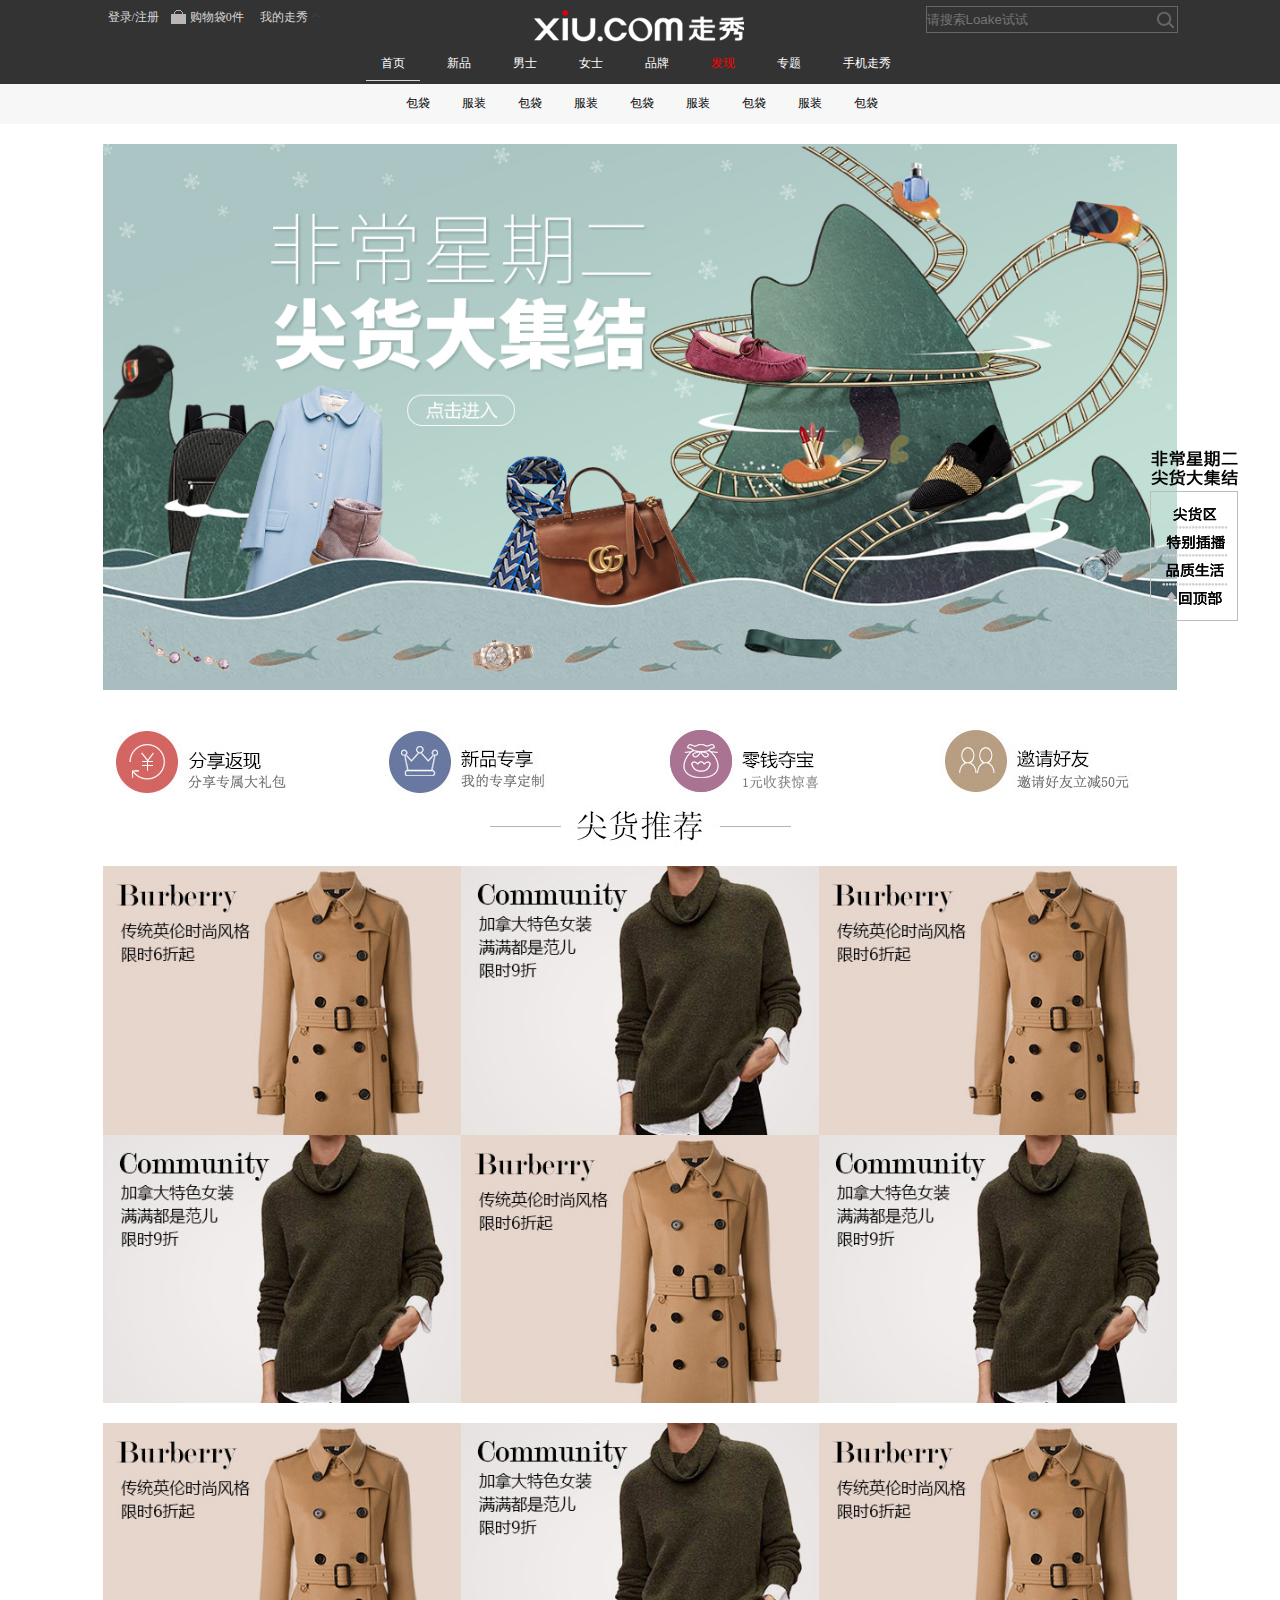
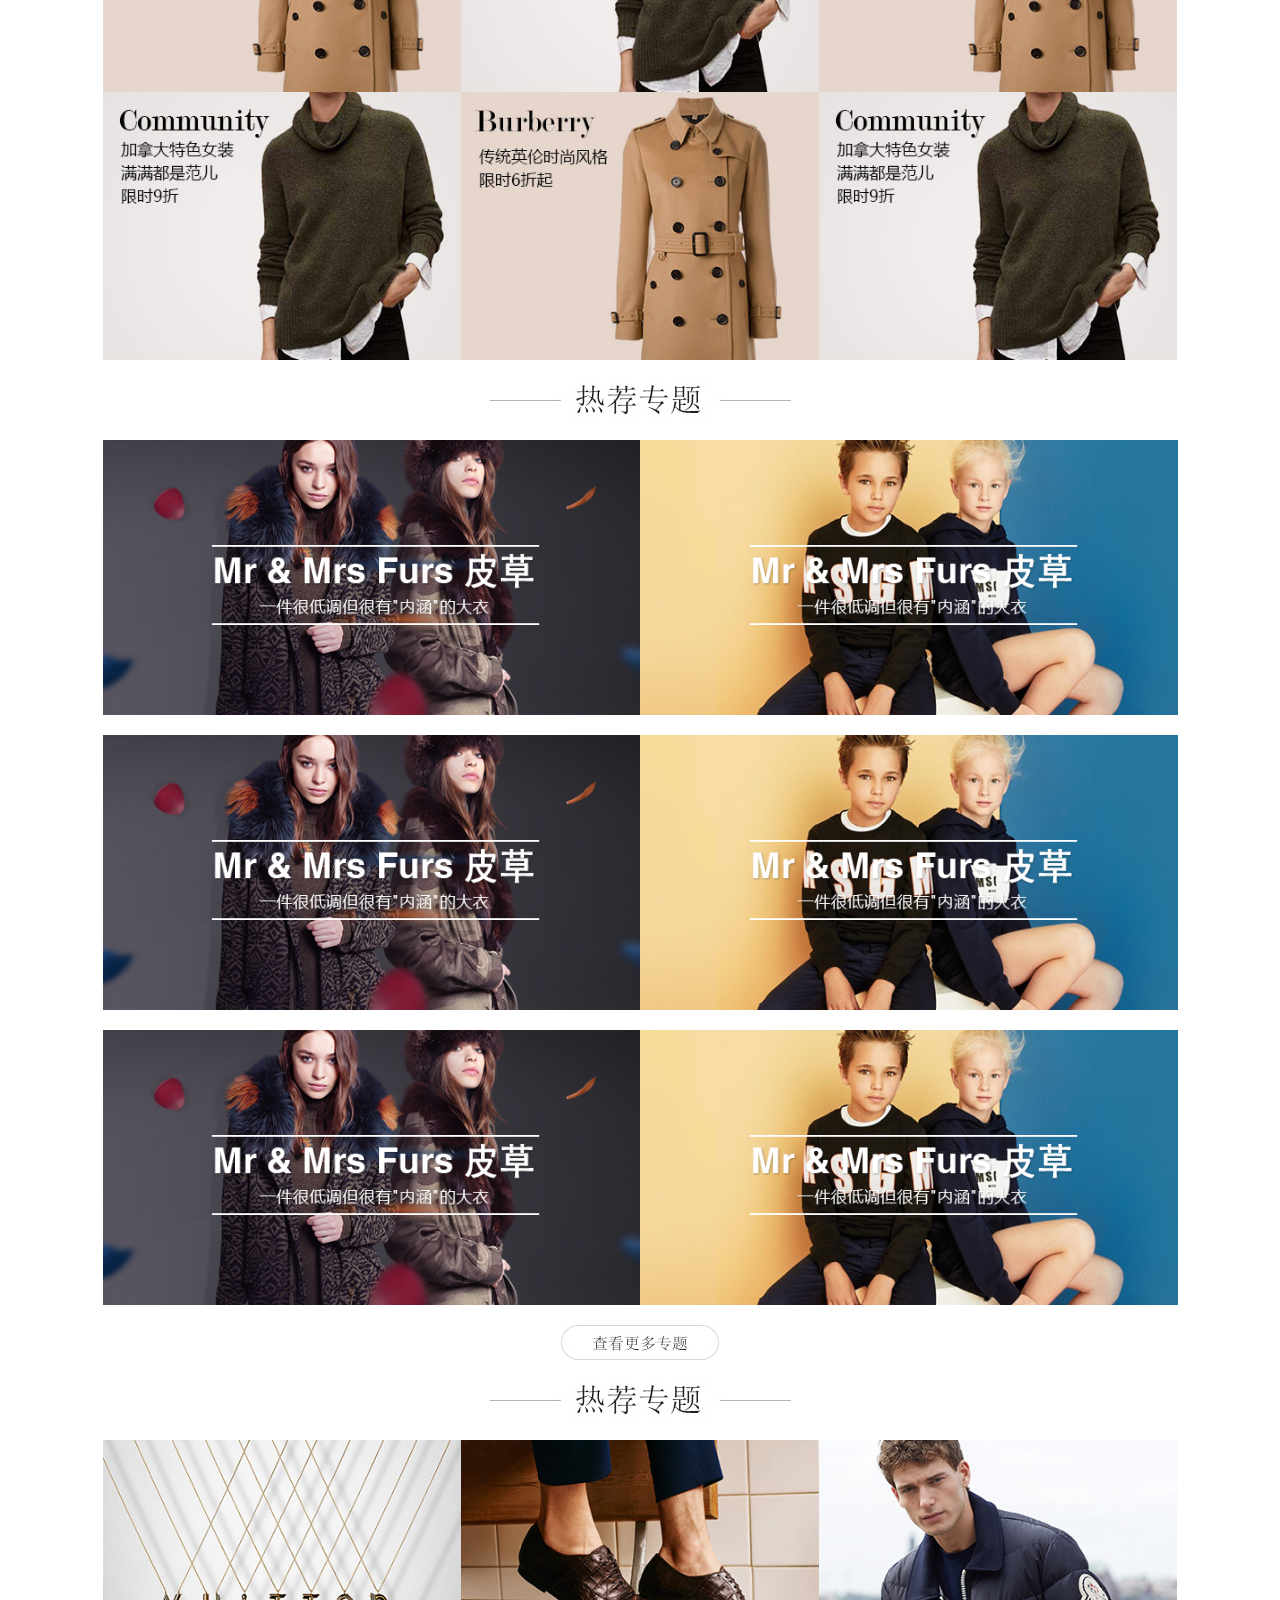
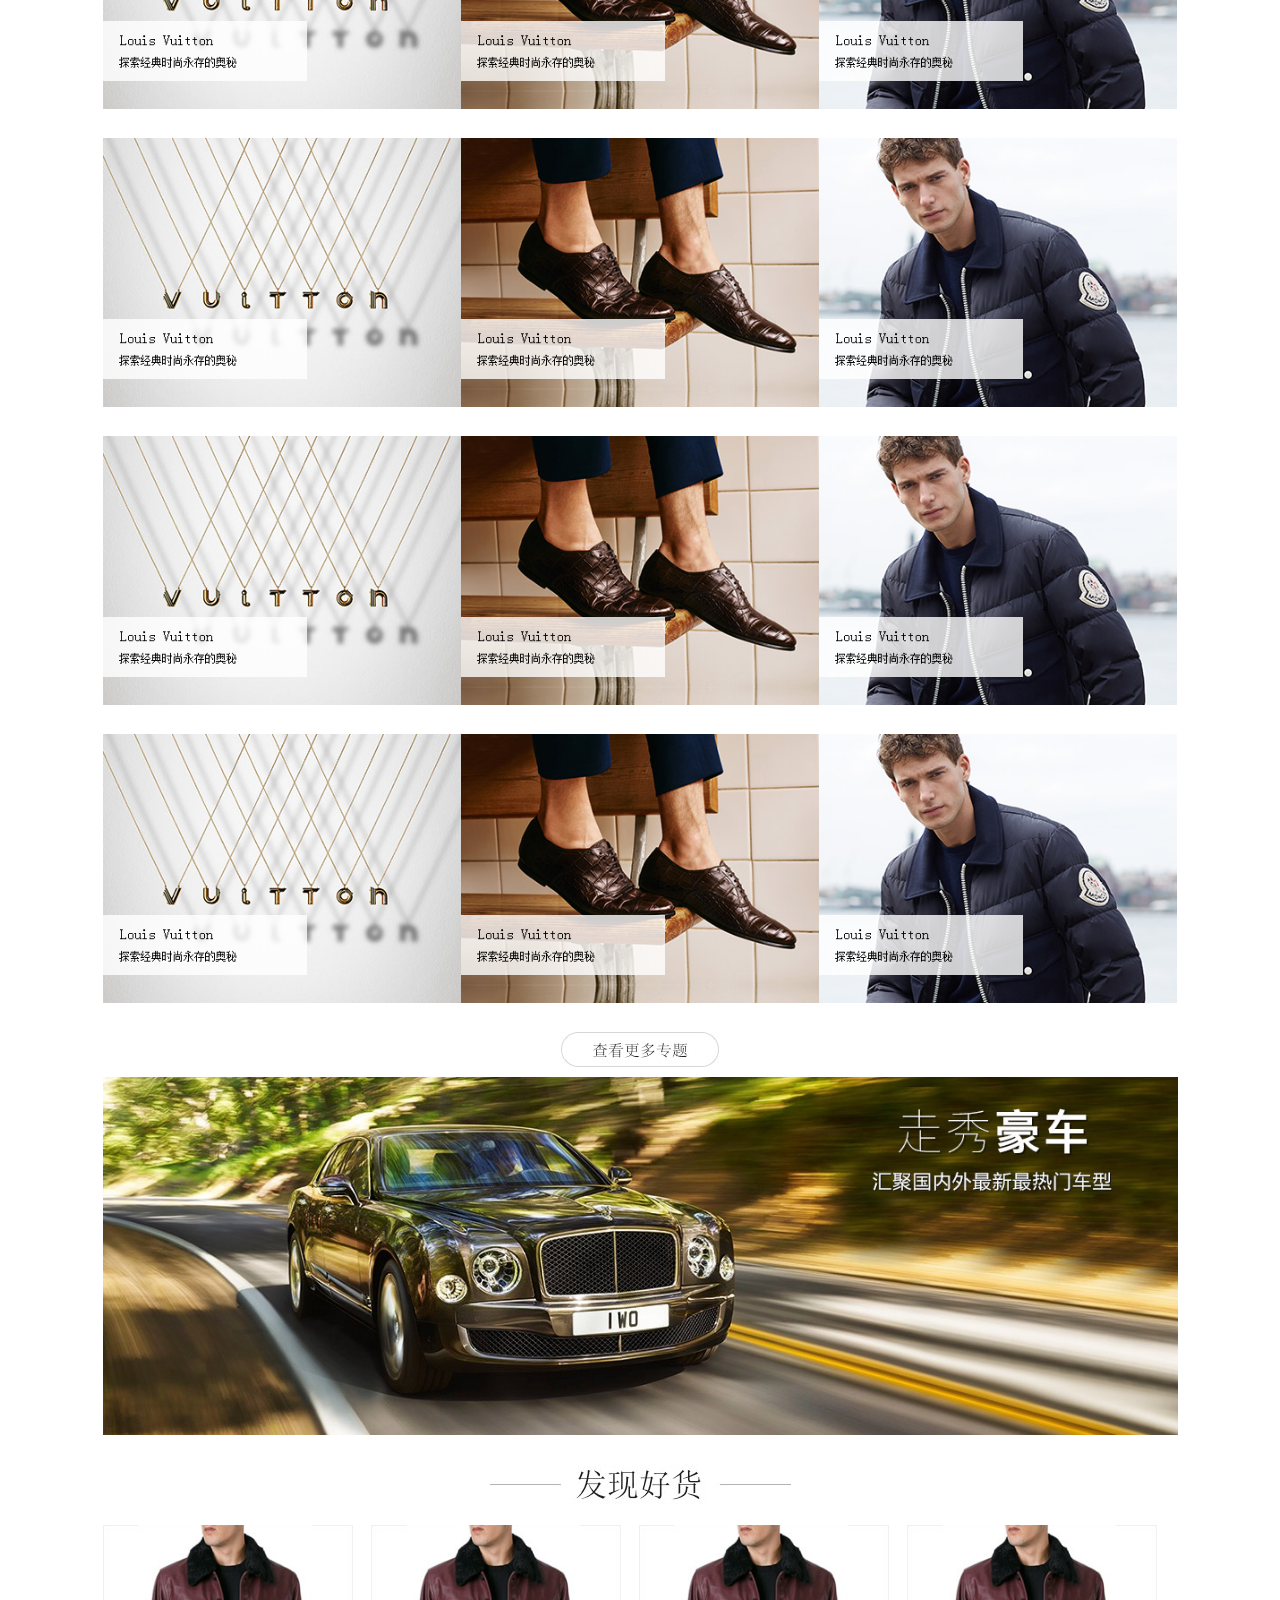
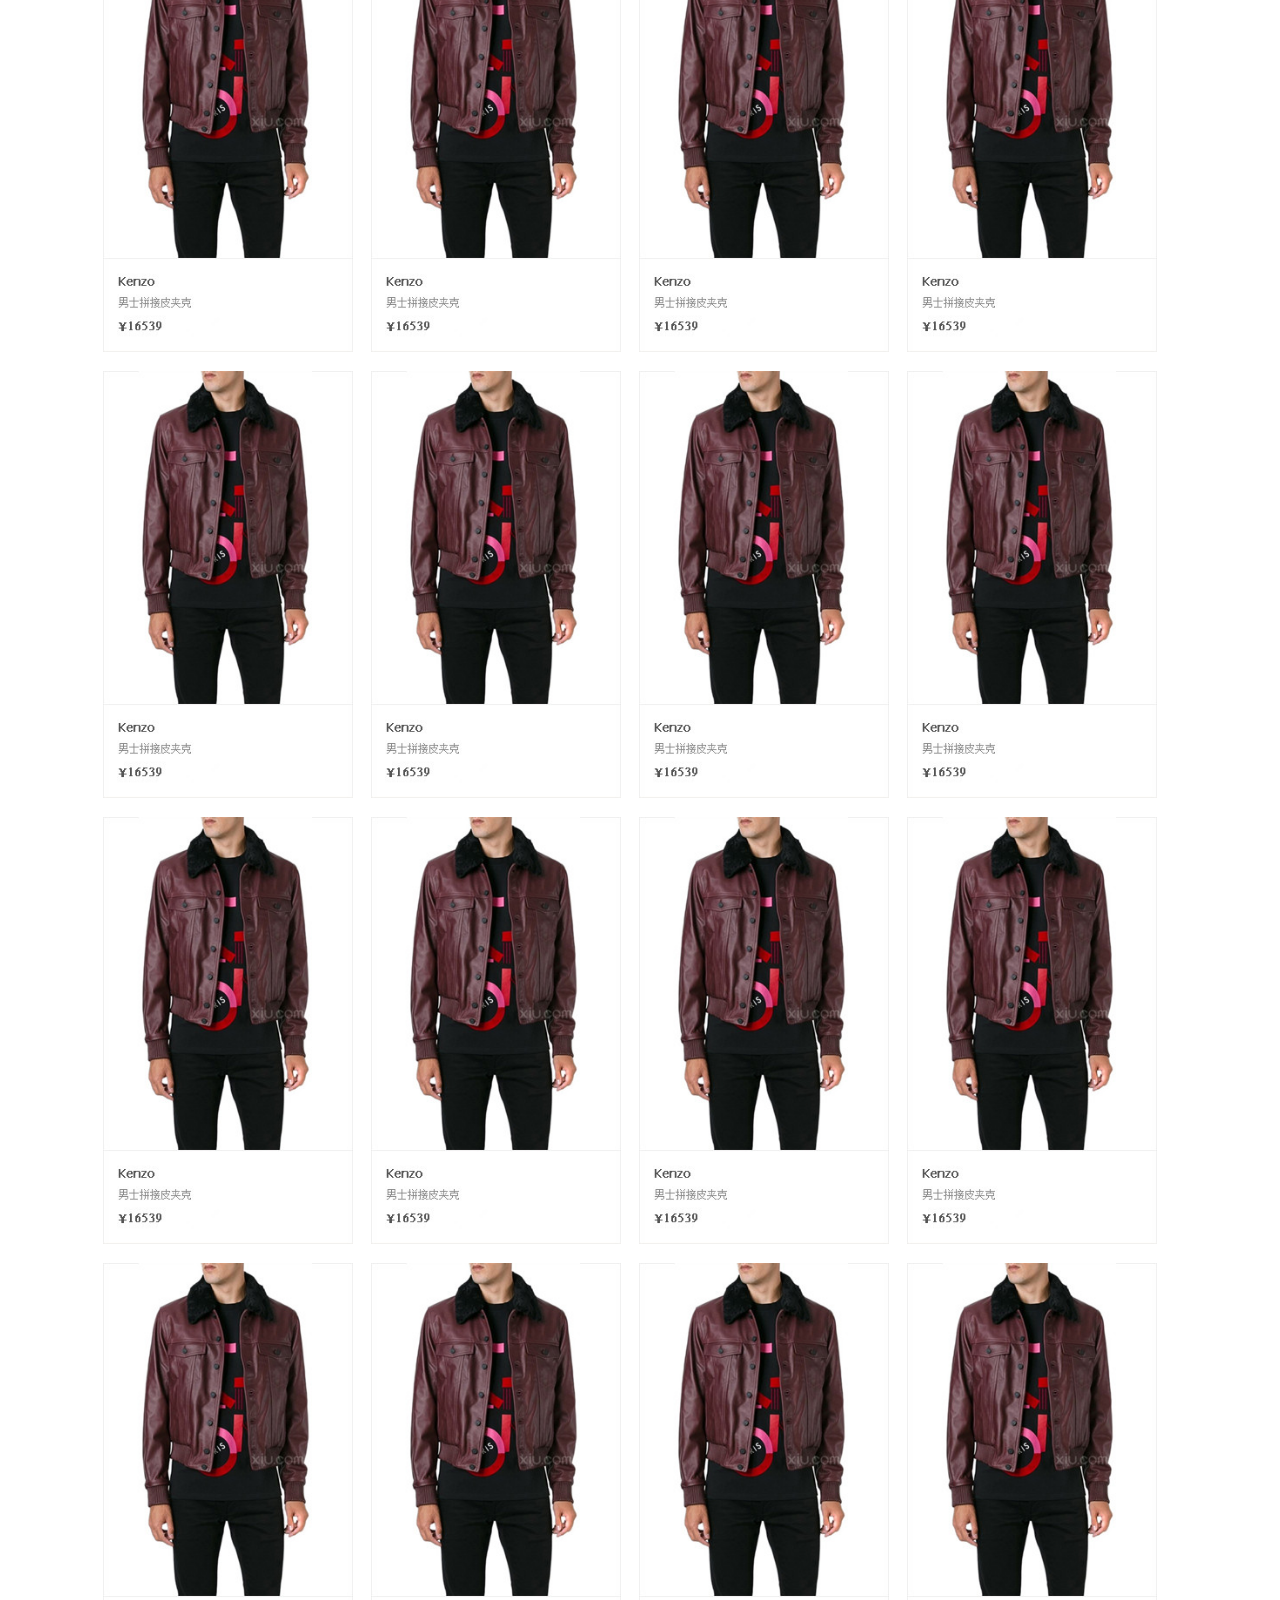
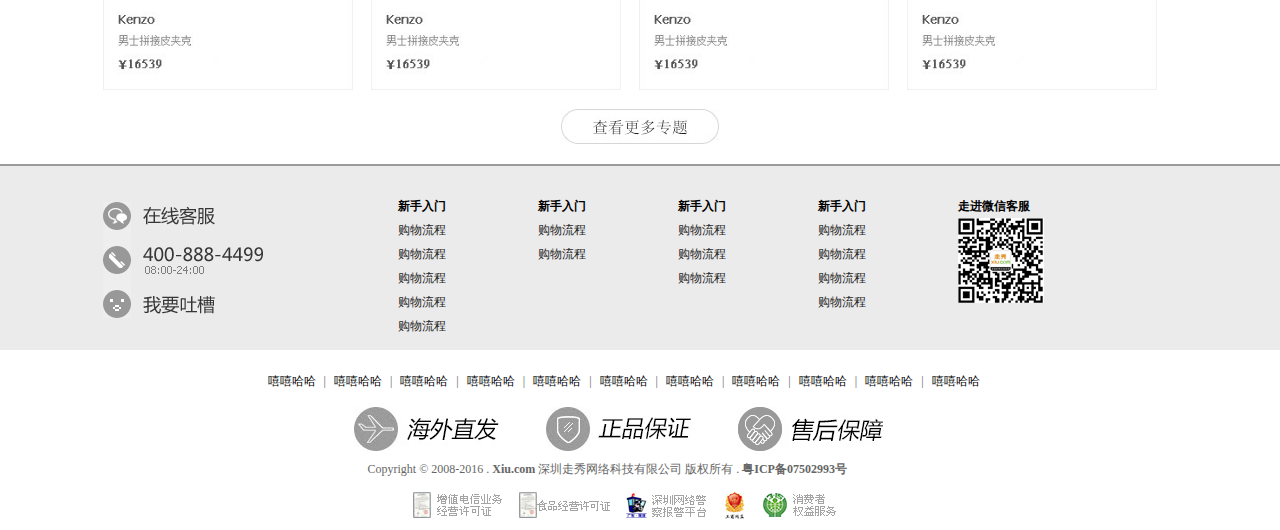
<file: xiuxiu/index.html>
<!DOCTYPE html>
<html>

	<head>
		<meta charset="utf-8" />
		<title></title>
		<link rel="stylesheet" type="text/css" href="css/public.css" />
		<link rel="stylesheet" type="text/css" href="css/index.css" />
	</head>

	<body>
		<!--                           头部                                       -->
		<div id="head">
			<div class="top-logo">
				<a href="#"><img src="img/log.png" /></a>
			</div>
			<div class="margin">
				<div class="top">
					<div class="top-l">
						<ul>
							<li class="loginin"><a href="login-in.html">登录/注册</a></li>
							<li class="shopcar"><a href="#">购物袋0件
								<img src="img/11.png"/>
							</a></li>
							<li class="xiuxiu">
								<a href="#" class="aaa">我的走秀</a>
								<div class="ul">
									<a href="#">我的订单</a>
									<a href="#">自动退货</a>
									<a href="#">我的收藏</a>
									<a href="#">帮助中心</a>
									<a href="#">全部吐槽</a>
								</div>
							</li>
						</ul>
					</div>
					<div class="top-r">
						<a href="#"><input type="text" placeholder="请搜索Loake试试" /></a>
					</div>
				</div>
				<div class="clearx"></div>
				<div class="nav">
					<ul>
						<li><a href="#" class="first">首页</a></li>
						<li><a href="#">新品</a></li>
						<li><a href="#">男士</a></li>
						<li><a href="#">女士</a></li>
						<li><a href="#">品牌</a></li>
						<li><a href="#" class="faxian">发现</a></li>
						<li><a href="#">专题</a></li>
						<li><a href="#">手机走秀</a></li>
					</ul>
				</div>
			</div>
		</div>
	<!--									导航								-->
		<div id="nav">
			<div class="tag-nav">
				<ul class="nav-wrapper clearfix">
					<li class="nav-item"><a href="#">包袋</a></li>
					<li class="nav-item"><a href="#">服装</a></li>
					<li class="nav-item"><a href="#">包袋</a></li>
					<li class="nav-item"><a href="#">服装</a></li>
					<li class="nav-item"><a href="#">包袋</a></li>
					<li class="nav-item"><a href="#">服装</a></li>
					<li class="nav-item"><a href="#">包袋</a></li>
					<li class="nav-item"><a href="#">服装</a></li>
					<li class="nav-item"><a href="#">包袋</a></li>	
				</ul>
			</div>
			<div class="tag-content">
				<div class="tag-con-item ">
					<div class="title">
						<a href="#">频道精选</a>
						<dl>
							<dt><a href="#">女士包袋</a></dt>
							<dd><a href="#">一二三四</a></dd>
							<dd><a href="#">一二三四</a></dd>
							<dd><a href="#">一二三四</a></dd>
							<dd><a href="#">一二三四</a></dd>
							<dd><a href="#">一二三四</a></dd>
							<dd><a href="#">一二三四</a></dd>
							<dd><a href="#">一二三四</a></dd>
							<dd><a href="#">一二三四</a></dd>
							<dd><a href="#">一二三四</a></dd>
							<dd><a href="#">一二三四</a></dd>
							<dd><a href="#">一二三四</a></dd>							
						</dl>
					</div>
					<div class="title-right">
						<dl>
							<dt><a href="#">品牌目录</a></dt>
							<dd><a href="#">asdff</a></dd>
							<dd><a href="#">asdff</a></dd>
							<dd><a href="#">asdff</a></dd>
							<dd><a href="#">asdff</a></dd>
							<dd><a href="#">asdff</a></dd>
							<dd><a href="#">asdff</a></dd>
							<dd><a href="#">asdff</a></dd>
							<dd><a href="#">asdff</a></dd>
							<dd><a href="#">asdff</a></dd>
							<dd><a href="#">asdff</a></dd>
							<dd><a href="#">asdff</a></dd>							
						</dl>
					</div>
				</div>
				<div class="tag-con-item">
					<div class="title">
						<a href="#">频道精选</a>
						<dl>
							<dt><a href="#">男士专卖</a></dt>
							<dd><a href="#">五六七八</a></dd>
							<dd><a href="#">五六七八</a></dd>
							<dd><a href="#">五六七八</a></dd>
							<dd><a href="#">五六七八</a></dd>
							<dd><a href="#">五六七八</a></dd>
							<dd><a href="#">五六七八</a></dd>
							<dd><a href="#">五六七八</a></dd>
							<dd><a href="#">五六七八</a></dd>
							<dd><a href="#">五六七八</a></dd>
							<dd><a href="#">五六七八</a></dd>
							<dd><a href="#">五六七八</a></dd>							
						</dl>
					</div>
					<div class="title-right">
						<dl>
							<dt><a href="#">品牌目录</a></dt>
							<dd><a href="#">asdff</a></dd>
							<dd><a href="#">asdff</a></dd>
							<dd><a href="#">asdff</a></dd>
							<dd><a href="#">asdff</a></dd>
							<dd><a href="#">asdff</a></dd>
							<dd><a href="#">asdff</a></dd>
							<dd><a href="#">asdff</a></dd>
							<dd><a href="#">asdff</a></dd>
							<dd><a href="#">asdff</a></dd>
							<dd><a href="#">asdff</a></dd>
							<dd><a href="#">asdff</a></dd>							
						</dl>
					</div>
				</div>
			</div>
		</div>
		<div id="banner">
			<div class="margin">
				<img src="img/banner.jpg"/>
			</div>
		</div>
		<div id="home_shout">
			<div class="margin">
				<a href="#"><img src="img/6.png"/></a>
				<a href="#"><img src="img/7.png"/></a>
				<a href="#"><img src="img/8.png"/></a>
				<a href="#"><img src="img/10.png"/></a>
			</div>
		</div>
		<div id="main">
			<div class="margin">
				<div class="title">
					<img src="img/goods_t.jpg" />
				</div>
				<ul>
					<li><a href="#"><img src="img/1129goods_a1.jpg"/></a></li>
					<li><a href="#"><img src="img/1129goods_a4.jpg"/></a></li>
					<li><a href="#"><img src="img/1129goods_a1.jpg"/></a></li>
					<li><a href="#"><img src="img/1129goods_a4.jpg"/></a></li>
					<li><a href="#"><img src="img/1129goods_a1.jpg"/></a></li>
					<li><a href="#"><img src="img/1129goods_a4.jpg"/></a></li>
				</ul>
				<ul>
					<li><a href="#"><img src="img/1129goods_a1.jpg"/></a></li>
					<li><a href="#"><img src="img/1129goods_a4.jpg"/></a></li>
					<li><a href="#"><img src="img/1129goods_a1.jpg"/></a></li>
					<li><a href="#"><img src="img/1129goods_a4.jpg"/></a></li>
					<li><a href="#"><img src="img/1129goods_a1.jpg"/></a></li>
					<li><a href="#"><img src="img/1129goods_a4.jpg"/></a></li>
				</ul>
			</div>
		</div>
		<div id="topic">
			<div class="margin">
				<div class="title">
					<img src="img/topic_t.jpg" />
				</div>
				<ul>
					<li><a href="#">
						<img src="img/1119beats_06.jpg"/>
						<p><img src="img/1119beats_06.png"/></p>
					</a></li>
					<li><a href="#">
						<img src="img/1129beats_04.jpg"/>
						<p><img src="img/1119beats_06.png"/></p>
					</a></li>
				</ul>
				<ul>
					<li><a href="#">
						<img src="img/1119beats_06.jpg"/>
						<p><img src="img/1119beats_06.png"/></p>
					</a></li>
					<li><a href="#">
						<img src="img/1129beats_04.jpg"/>
						<p><img src="img/1119beats_06.png"/></p>
					</a></li>
				</ul>
				<ul>
					<li><a href="#">
						<img src="img/1119beats_06.jpg"/>
						<p><img src="img/1119beats_06.png"/></p>
					</a></li>
					<li><a href="#">
						<img src="img/1129beats_04.jpg"/>
						<p><img src="img/1119beats_06.png"/></p>
					</a></li>
				</ul>
				<div class="bottom">
					<img src="img/topic_m.jpg"/>
				</div>
			</div>
		</div>
		<div id="home_sales">
			<div class="margin">
				<div class="title">
					<img src="img/topic_t.jpg"/>
				</div>
				<ul>
					<li><a href="#">
						<img src="img/1013sales_07.jpg"/>
						<p><img src="img/1013sales_07.png"/></p>
					</a></li>
					<li><a href="#">
						<img src="img/1013sales_08.jpg"/>
						<p><img src="img/1013sales_07.png"/></p>
					</a></li>
					<li><a href="#">
						<img src="img/1013sales_09.jpg"/>
						<p><img src="img/1013sales_07.png"/></p>
					</a></li>
				</ul>
				<ul>
					<li><a href="#">
						<img src="img/1013sales_07.jpg"/>
						<p><img src="img/1013sales_07.png"/></p>
					</a></li>
					<li><a href="#">
						<img src="img/1013sales_08.jpg"/>
						<p><img src="img/1013sales_07.png"/></p>
					</a></li>
					<li><a href="#">
						<img src="img/1013sales_09.jpg"/>
						<p><img src="img/1013sales_07.png"/></p>
					</a></li>
				</ul>
				<ul>
					<li><a href="#">
						<img src="img/1013sales_07.jpg"/>
						<p><img src="img/1013sales_07.png"/></p>
					</a></li>
					<li><a href="#">
						<img src="img/1013sales_08.jpg"/>
						<p><img src="img/1013sales_07.png"/></p>
					</a></li>
					<li><a href="#">
						<img src="img/1013sales_09.jpg"/>
						<p><img src="img/1013sales_07.png"/></p>
					</a></li>
				</ul>
				<ul>
					<li><a href="#">
						<img src="img/1013sales_07.jpg"/>
						<p><img src="img/1013sales_07.png"/></p>
					</a></li>
					<li><a href="#">
						<img src="img/1013sales_08.jpg"/>
						<p><img src="img/1013sales_07.png"/></p>
					</a></li>
					<li><a href="#">
						<img src="img/1013sales_09.jpg"/>
						<p><img src="img/1013sales_07.png"/></p>
					</a></li>
				</ul>
				<div class="bottom">
					<img src="img/topic_m.jpg"/>
				</div>
			</div>
		</div>
		<div id="home_auto">
			<div class="margin">
				<img src="img/1129auto.jpg"/>
			</div>			
		</div>
		<div id="home_find">
			<div class="margin">
				<div class="title">
					<img src="img/found_t.jpg" />
				</div>
				<ul>
					<li><a href="#"><img src="img/20161104_001.jpg"/></a></li>
					<li><a href="#"><img src="img/20161104_001.jpg"/></a></li>
					<li><a href="#"><img src="img/20161104_001.jpg"/></a></li>
					<li><a href="#"><img src="img/20161104_001.jpg"/></a></li>
				</ul>
				<ul>
					<li><a href="#"><img src="img/20161104_001.jpg"/></a></li>
					<li><a href="#"><img src="img/20161104_001.jpg"/></a></li>
					<li><a href="#"><img src="img/20161104_001.jpg"/></a></li>
					<li><a href="#"><img src="img/20161104_001.jpg"/></a></li>
				</ul>
				<ul>
					<li><a href="#"><img src="img/20161104_001.jpg"/></a></li>
					<li><a href="#"><img src="img/20161104_001.jpg"/></a></li>
					<li><a href="#"><img src="img/20161104_001.jpg"/></a></li>
					<li><a href="#"><img src="img/20161104_001.jpg"/></a></li>
				</ul>
				<ul>
					<li><a href="#"><img src="img/20161104_001.jpg"/></a></li>
					<li><a href="#"><img src="img/20161104_001.jpg"/></a></li>
					<li><a href="#"><img src="img/20161104_001.jpg"/></a></li>
					<li><a href="#"><img src="img/20161104_001.jpg"/></a></li>
				</ul>
				<div class="bottom">
					<img src="img/topic_m.jpg"/>
				</div>
			</div>
		</div>
		<div id="footer">
			<div class="margin">
				<div class="cs"></div>
				<dl>
					<dt><a href="#">新手入门</a></dt>
					<dd><a href="#">购物流程</a></dd>
					<dd><a href="#">购物流程</a></dd>
					<dd><a href="#">购物流程</a></dd>
					<dd><a href="#">购物流程</a></dd>
					<dd><a href="#">购物流程</a></dd>					
				</dl>
				<dl>
					<dt><a href="#">新手入门</a></dt>
					<dd><a href="#">购物流程</a></dd>
					<dd><a href="#">购物流程</a></dd>				
				</dl>
				<dl>
					<dt><a href="#">新手入门</a></dt>
					<dd><a href="#">购物流程</a></dd>
					<dd><a href="#">购物流程</a></dd>
					<dd><a href="#">购物流程</a></dd>					
				</dl>
				<dl>
					<dt><a href="#">新手入门</a></dt>
					<dd><a href="#">购物流程</a></dd>
					<dd><a href="#">购物流程</a></dd>
					<dd><a href="#">购物流程</a></dd>
					<dd><a href="#">购物流程</a></dd>					
				</dl>
				<dl class="wc">
					<dt><a href="#">走进微信客服</a></dt>
					<dd></dd>
				</dl>
			</div>
		</div>
		<div id="foot">
			<div class="margin">
				<div class="foot-click">
					<ul>
						<li><a href="#">嘻嘻哈哈</a>|</li>
						<li><a href="#">嘻嘻哈哈</a>|</li>
						<li><a href="#">嘻嘻哈哈</a>|</li>
						<li><a href="#">嘻嘻哈哈</a>|</li>
						<li><a href="#">嘻嘻哈哈</a>|</li>
						<li><a href="#">嘻嘻哈哈</a>|</li>
						<li><a href="#">嘻嘻哈哈</a>|</li>
						<li><a href="#">嘻嘻哈哈</a>|</li>
						<li><a href="#">嘻嘻哈哈</a>|</li>
						<li><a href="#">嘻嘻哈哈</a>|</li>
						<li><a href="#">嘻嘻哈哈</a></li>
					</ul>
				</div>
				<div class="foot-btn">
					<a href="#" class="fa1"></a>
					<a href="#" class="fa2"></a>
					<a href="#" class="fa3"></a>
				</div>
				<p>
					Copyright © 2008-2016 . <a href="#">Xiu.com</a>
					深圳走秀网络科技有限公司 版权所有 . <a href="#">粤ICP备07502993号</a>
				</p>
				<div class="foot-last">
					<a href="#"><img src="img/c_01.jpg"/></a>
					<a href="#"><img src="img/c_11.jpg"/></a>
					<a href="#"><img src="img/c_04.jpg"/></a>
					<a href="#"><img src="img/c_08.jpg"/></a>
					<a href="#"><img src="img/c_09.jpg"/></a>
				</div>
			</div>
		</div>
		<div id="right-nav">
			<a href="#" class="a1"></a>
			<a href="#" class="a2"></a>
			<a href="#" class="a3"></a>
			<a href="#" class="a4"></a>
		</div>
		<script type="text/javascript" src="js/jquery.1.11.3.min.js" ></script>
		<script type="text/javascript" src="js/index.js" ></script>
	</body>
</html>
</file>
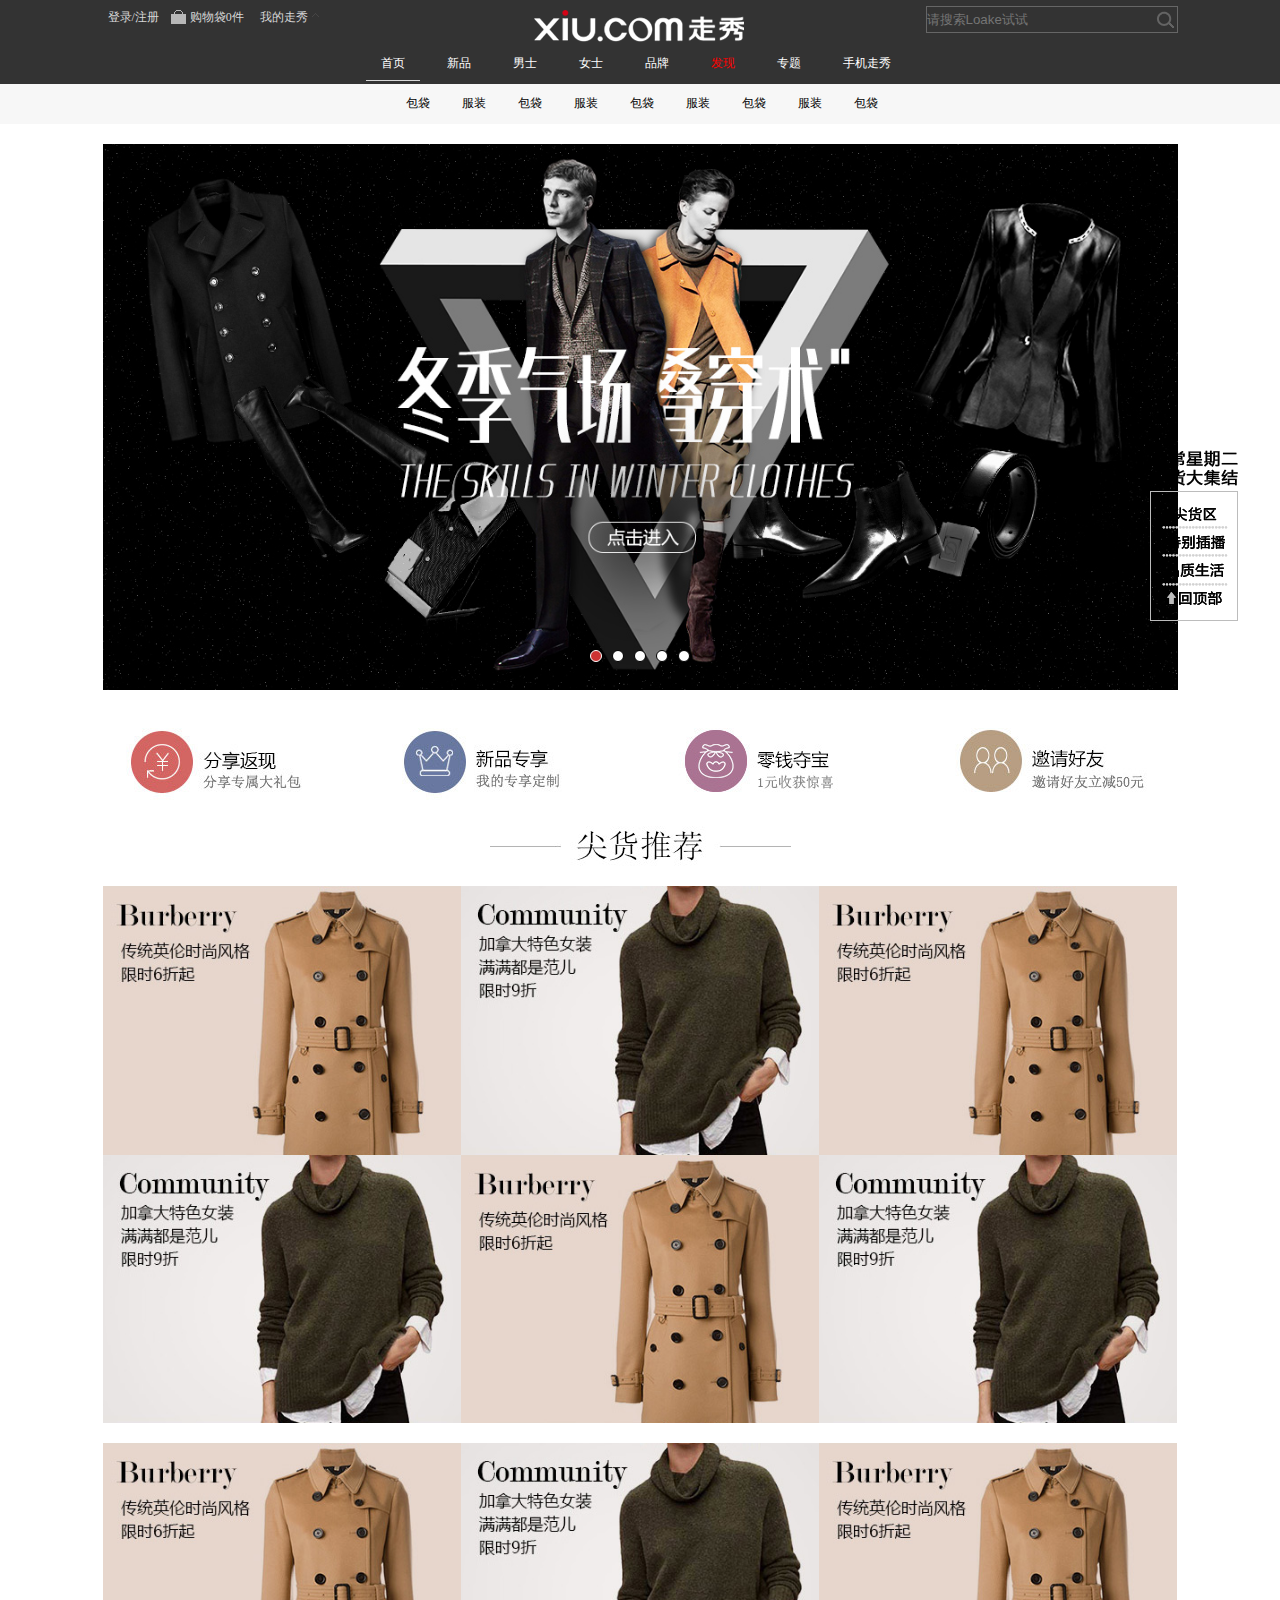
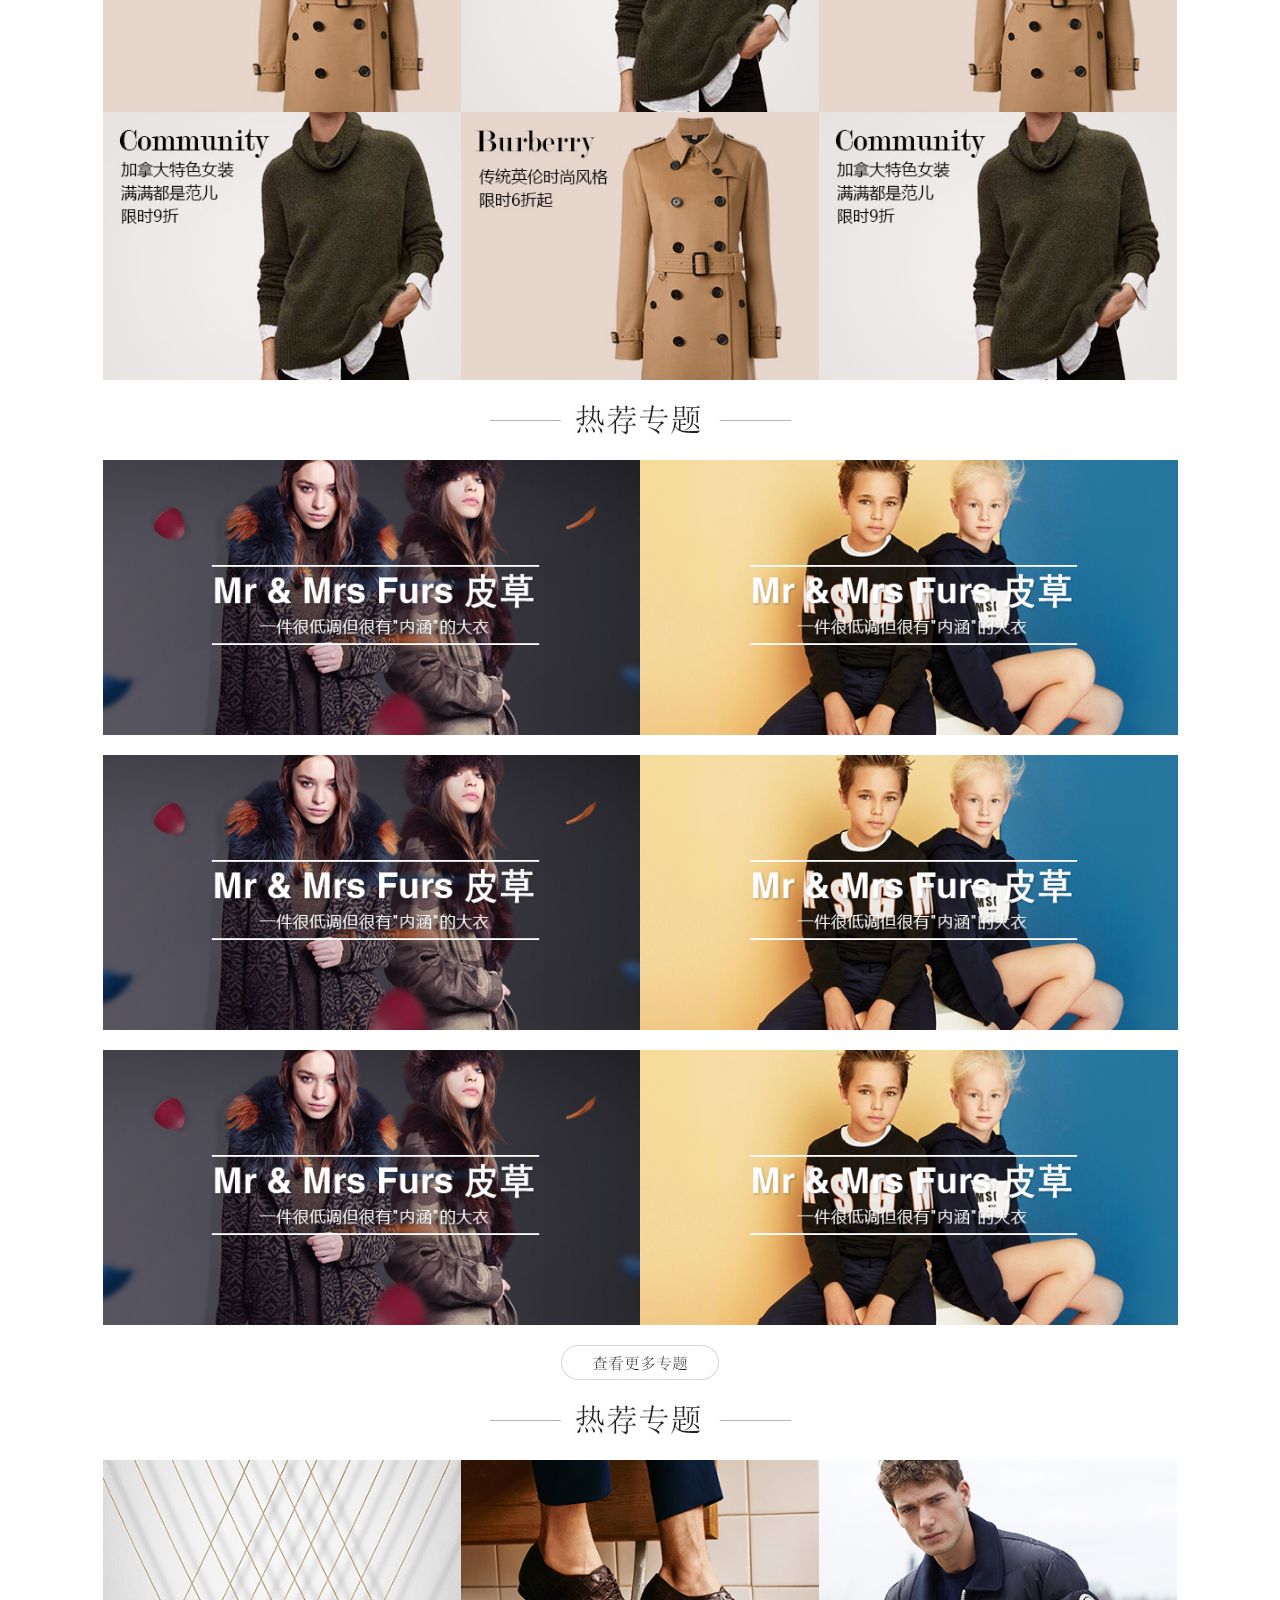
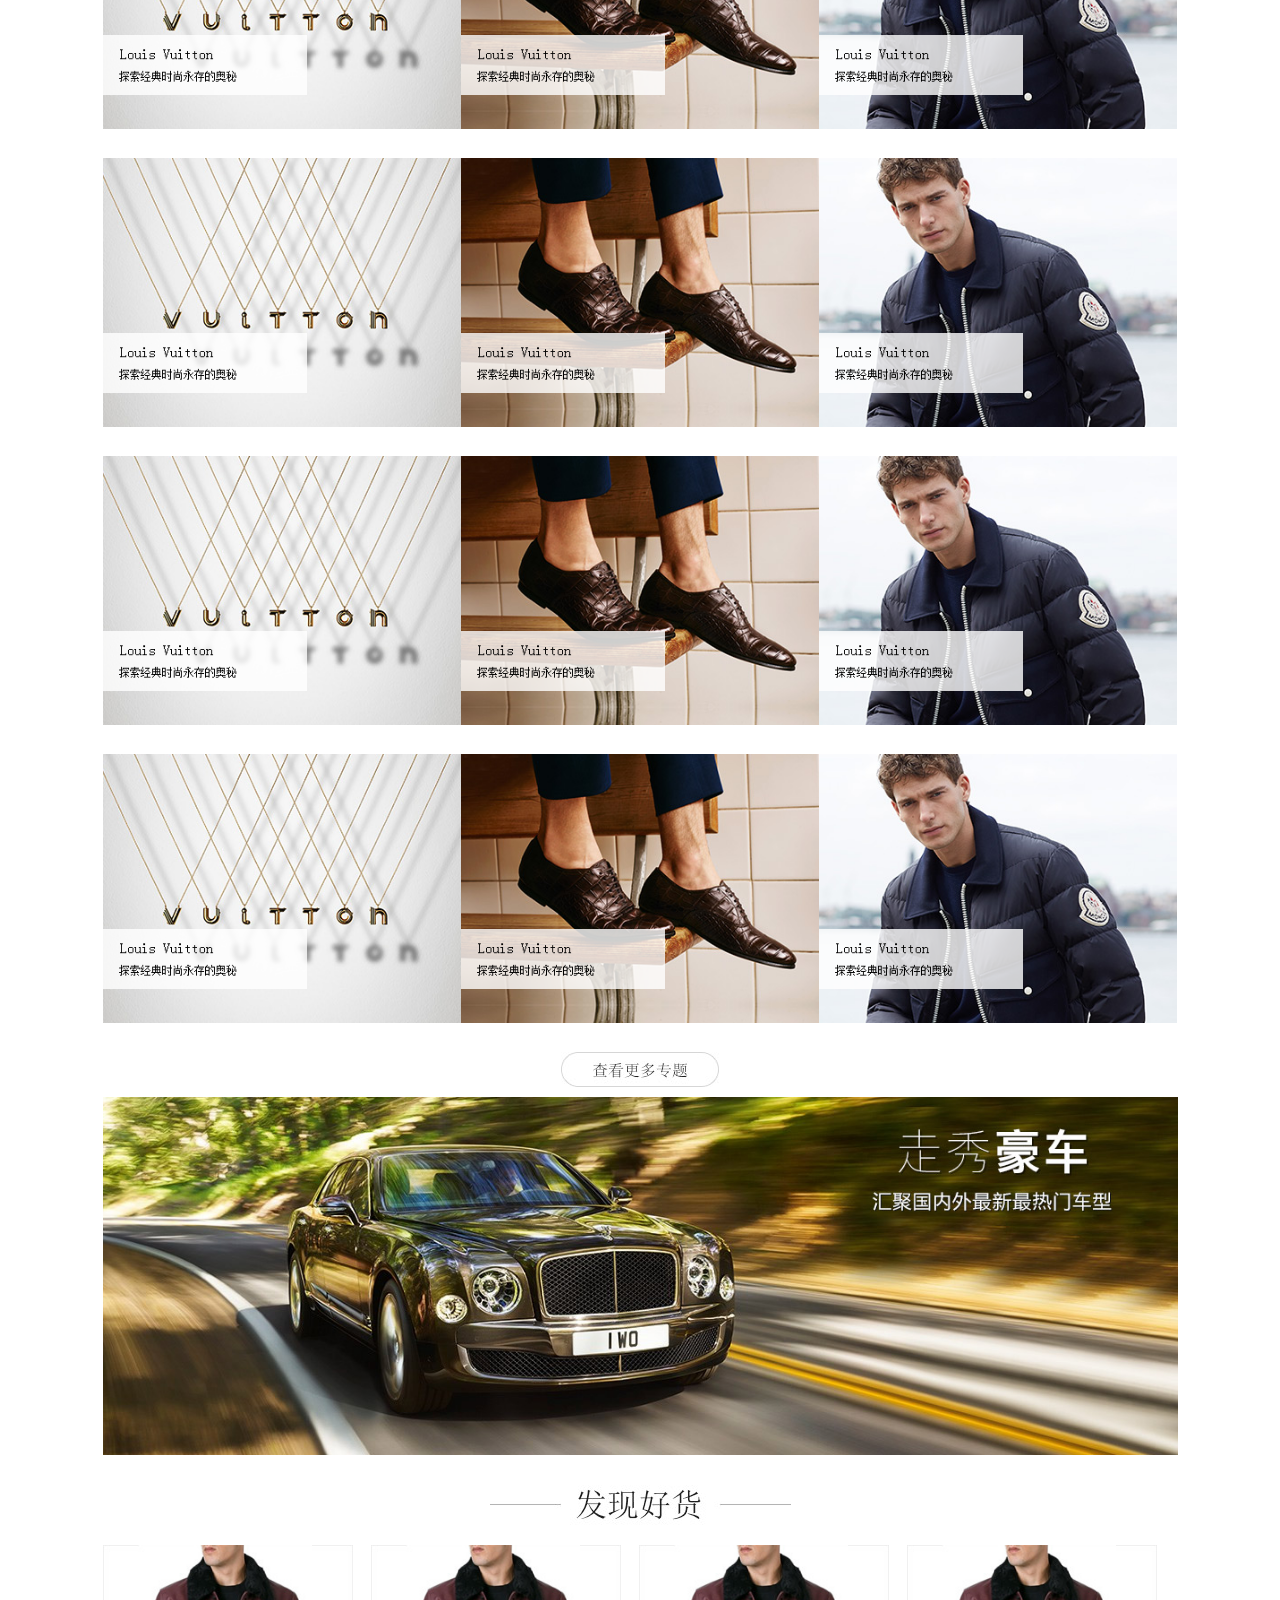
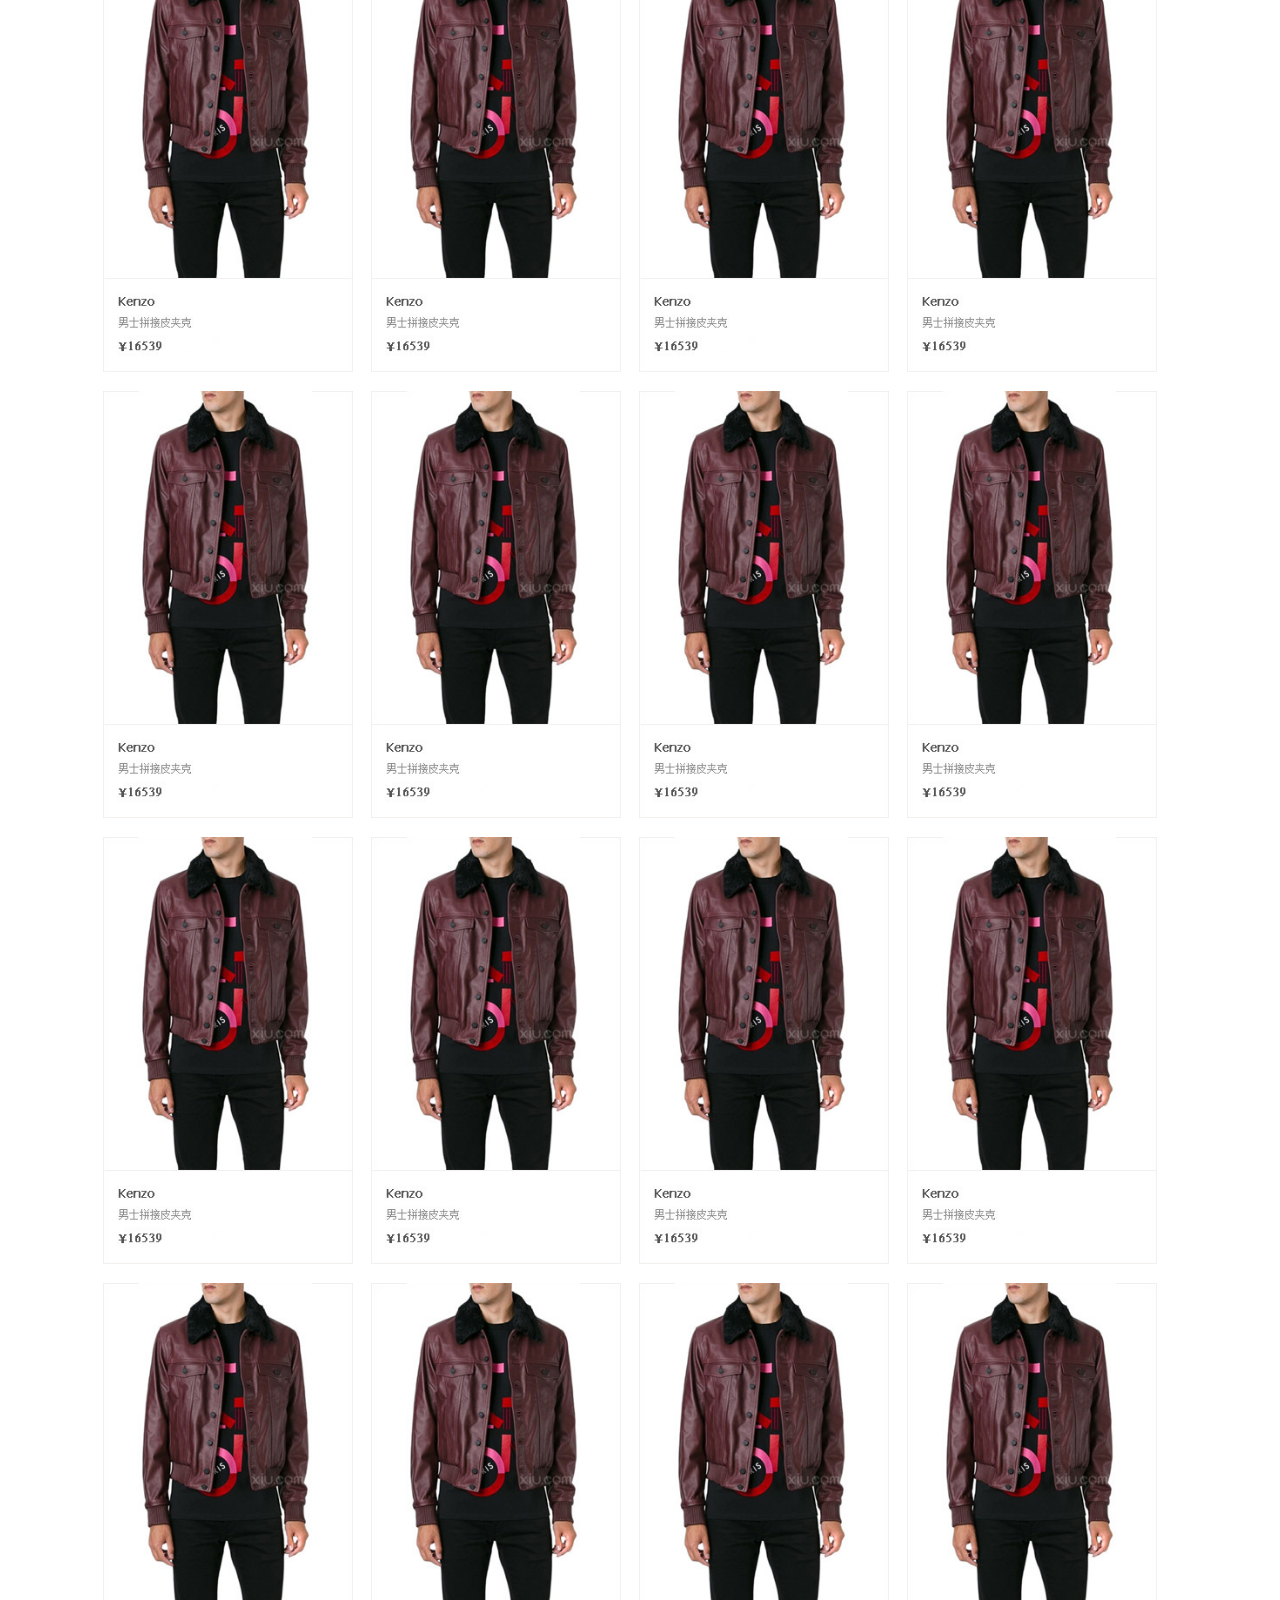
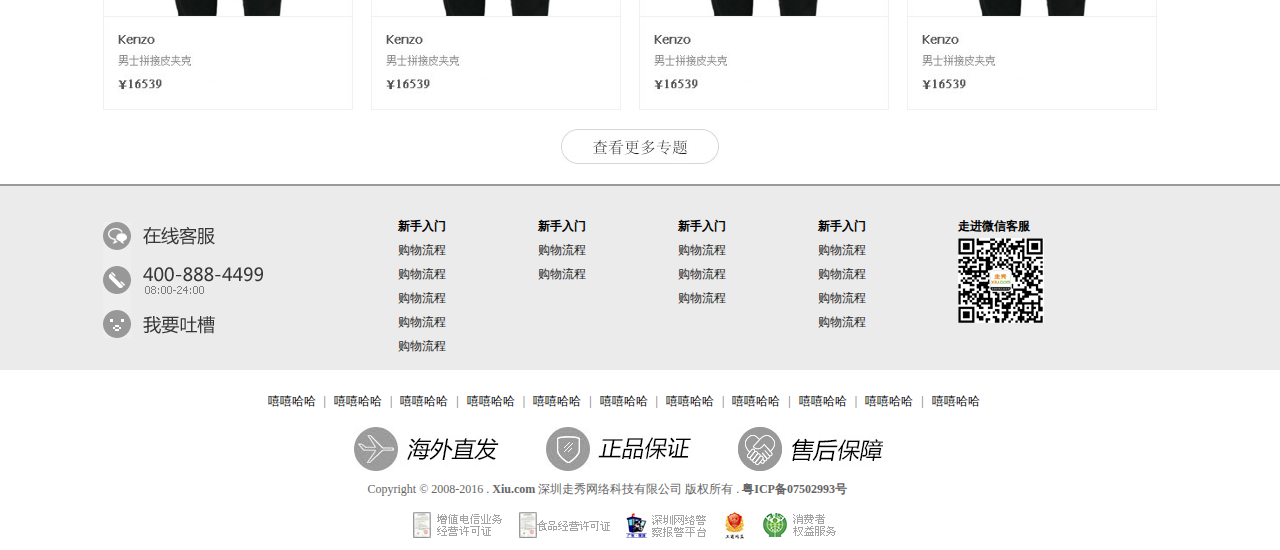
<file: xiuxiunew/index.html>
<!DOCTYPE html>
<html>

	<head>
		<meta charset="utf-8" />
		<title></title>
		<link rel="stylesheet" type="text/css" href="css/public.css" />
		<link rel="stylesheet" type="text/css" href="css/index.css" />
	</head>

	<body>
		<!--                           头部                                       -->
		<div id="head">
			<div class="top-logo">
				<a href="#"><img src="img/log.png" /></a>
			</div>
			<div class="margin">
				<div class="top">
					<div class="top-l">
						<ul>
							<li class="loginin"><a href="login-in.html">登录/注册</a></li>
							<li class="shopcar"><a href="shopcar.html">购物袋0件
								<img src="img/11.png"/>
							</a></li>
							<li class="xiuxiu">
								<a href="#" class="aaa">我的走秀</a>
								<div class="ul">
									<a href="#">我的订单</a>
									<a href="#">自动退货</a>
									<a href="#">我的收藏</a>
									<a href="#">帮助中心</a>
									<a href="#">全部吐槽</a>
								</div>
							</li>
						</ul>
					</div>
					<div class="top-r">
						<a href="#"><input type="text" placeholder="请搜索Loake试试" /></a>
					</div>
				</div>
				<div class="clearx"></div>
				<div class="nav">
					<ul>
						<li><a href="#" class="first">首页</a></li>
						<li><a href="#">新品</a></li>
						<li><a href="#">男士</a></li>
						<li><a href="#">女士</a></li>
						<li><a href="#">品牌</a></li>
						<li><a href="#" class="faxian">发现</a></li>
						<li><a href="#">专题</a></li>
						<li><a href="#">手机走秀</a></li>
					</ul>
				</div>
			</div>
		</div>
		<!--									导航								-->
		<div id="nav">
			<div class="tag-nav">
				<ul class="nav-wrapper clearfix">
					<li class="nav-item"><a href="#">包袋</a></li>
					<li class="nav-item"><a href="#">服装</a></li>
					<li class="nav-item"><a href="#">包袋</a></li>
					<li class="nav-item"><a href="#">服装</a></li>
					<li class="nav-item"><a href="#">包袋</a></li>
					<li class="nav-item"><a href="#">服装</a></li>
					<li class="nav-item"><a href="#">包袋</a></li>
					<li class="nav-item"><a href="#">服装</a></li>
					<li class="nav-item"><a href="#">包袋</a></li>
				</ul>
			</div>
			<div class="tag-content">
				<div class="tag-con-item ">
					<div class="title">
						<a href="#">频道精选</a>
						<dl>
							<dt><a href="#">女士包袋</a></dt>
							<dd><a href="#">一二三四</a></dd>
							<dd><a href="#">一二三四</a></dd>
							<dd><a href="#">一二三四</a></dd>
							<dd><a href="#">一二三四</a></dd>
							<dd><a href="#">一二三四</a></dd>
							<dd><a href="#">一二三四</a></dd>
							<dd><a href="#">一二三四</a></dd>
							<dd><a href="#">一二三四</a></dd>
							<dd><a href="#">一二三四</a></dd>
							<dd><a href="#">一二三四</a></dd>
							<dd><a href="#">一二三四</a></dd>
						</dl>
					</div>
					<div class="title-right">
						<dl>
							<dt><a href="#">品牌目录</a></dt>
							<dd><a href="#">asdff</a></dd>
							<dd><a href="#">asdff</a></dd>
							<dd><a href="#">asdff</a></dd>
							<dd><a href="#">asdff</a></dd>
							<dd><a href="#">asdff</a></dd>
							<dd><a href="#">asdff</a></dd>
							<dd><a href="#">asdff</a></dd>
							<dd><a href="#">asdff</a></dd>
							<dd><a href="#">asdff</a></dd>
							<dd><a href="#">asdff</a></dd>
							<dd><a href="#">asdff</a></dd>
						</dl>
					</div>
				</div>
				<div class="tag-con-item">
					<div class="title">
						<a href="#">频道精选</a>
						<dl>
							<dt><a href="#">男士专卖</a></dt>
							<dd><a href="#">五六七八</a></dd>
							<dd><a href="#">五六七八</a></dd>
							<dd><a href="#">五六七八</a></dd>
							<dd><a href="#">五六七八</a></dd>
							<dd><a href="#">五六七八</a></dd>
							<dd><a href="#">五六七八</a></dd>
							<dd><a href="#">五六七八</a></dd>
							<dd><a href="#">五六七八</a></dd>
							<dd><a href="#">五六七八</a></dd>
							<dd><a href="#">五六七八</a></dd>
							<dd><a href="#">五六七八</a></dd>
						</dl>
					</div>
					<div class="title-right">
						<dl>
							<dt><a href="#">品牌目录</a></dt>
							<dd><a href="#">asdff</a></dd>
							<dd><a href="#">asdff</a></dd>
							<dd><a href="#">asdff</a></dd>
							<dd><a href="#">asdff</a></dd>
							<dd><a href="#">asdff</a></dd>
							<dd><a href="#">asdff</a></dd>
							<dd><a href="#">asdff</a></dd>
							<dd><a href="#">asdff</a></dd>
							<dd><a href="#">asdff</a></dd>
							<dd><a href="#">asdff</a></dd>
							<dd><a href="#">asdff</a></dd>
						</dl>
					</div>
				</div>
			</div>
		</div>
		<div id="banner">
			<a href="#">
				<div class="img-wrapper">
					<img src="img/1208banner.jpg" class="img-item"/>
					<img src="img/1201banner.jpg" class="img-item"/>
					<img src="img/banner.jpg" class="img-item"/>
					<img src="img/1206banner.jpg" class="img-item"/>
					<img src="img/1122banner.jpg" class="img-item"/>
				</div>
				<div class="circle">
					<div class="circle-wrapper">
							
					</div>
				</div>
			</a>
		</div>
		<div id="home_shout">
			<div class="margin">
				<a href="#"><img src="img/6.png" /></a>
				<a href="#"><img src="img/7.png" /></a>
				<a href="#"><img src="img/8.png" /></a>
				<a href="#"><img src="img/10.png" /></a>
			</div>
		</div>
		<div id="main">
			<div class="margin">
				<div class="title">
					<img src="img/goods_t.jpg" />
				</div>
				<ul>
					<li>
						<a href="#"><img src="img/1129goods_a1.jpg" /></a>
						<div class="topline" style="width:0"></div>
						<div class="rightline" style="height:0"></div>
						<div class="bottomline" style="width:0"></div>
						<div class="leftline" style="height:0"></div>
					</li>
					<li>
						<a href="#"><img src="img/1129goods_a4.jpg" /></a>
						<div class="topline" style="width:0"></div>
						<div class="rightline" style="height:0"></div>
						<div class="bottomline" style="width:0"></div>
						<div class="leftline" style="height:0"></div>
					</li>
					<li>
						<a href="#"><img src="img/1129goods_a1.jpg" /></a>
						<div class="topline" style="width:0"></div>
						<div class="rightline" style="height:0"></div>
						<div class="bottomline" style="width:0"></div>
						<div class="leftline" style="height:0"></div>
					</li>
					<li>
						<a href="#"><img src="img/1129goods_a4.jpg" /></a>
						<div class="topline" style="width:0"></div>
						<div class="rightline" style="height:0"></div>
						<div class="bottomline" style="width:0"></div>
						<div class="leftline" style="height:0"></div>
					</li>
					<li>
						<a href="#"><img src="img/1129goods_a1.jpg" /></a>
						<div class="topline" style="width:0"></div>
						<div class="rightline" style="height:0"></div>
						<div class="bottomline" style="width:0"></div>
						<div class="leftline" style="height:0"></div>
					</li>
					<li>
						<a href="#"><img src="img/1129goods_a4.jpg" /></a>
						<div class="topline" style="width:0"></div>
						<div class="rightline" style="height:0"></div>
						<div class="bottomline" style="width:0"></div>
						<div class="leftline" style="height:0"></div>
					</li>
				</ul>
				<ul>
					<li>
						<a href="#"><img src="img/1129goods_a1.jpg" /></a>
						<div class="topline" style="width:0"></div>
						<div class="rightline" style="height:0"></div>
						<div class="bottomline" style="width:0"></div>
						<div class="leftline" style="height:0"></div>
					</li>
					<li>
						<a href="#"><img src="img/1129goods_a4.jpg" /></a>
						<div class="topline" style="width:0"></div>
						<div class="rightline" style="height:0"></div>
						<div class="bottomline" style="width:0"></div>
						<div class="leftline" style="height:0"></div>
					</li>
					<li>
						<a href="#"><img src="img/1129goods_a1.jpg" /></a>
						<div class="topline" style="width:0"></div>
						<div class="rightline" style="height:0"></div>
						<div class="bottomline" style="width:0"></div>
						<div class="leftline" style="height:0"></div>
					</li>
					<li>
						<a href="#"><img src="img/1129goods_a4.jpg" /></a>
						<div class="topline" style="width:0"></div>
						<div class="rightline" style="height:0"></div>
						<div class="bottomline" style="width:0"></div>
						<div class="leftline" style="height:0"></div>
					</li>
					<li>
						<a href="#"><img src="img/1129goods_a1.jpg" /></a>
						<div class="topline" style="width:0"></div>
						<div class="rightline" style="height:0"></div>
						<div class="bottomline" style="width:0"></div>
						<div class="leftline" style="height:0"></div>
					</li>
					<li>
						<a href="#"><img src="img/1129goods_a4.jpg" /></a>
						<div class="topline" style="width:0"></div>
						<div class="rightline" style="height:0"></div>
						<div class="bottomline" style="width:0"></div>
						<div class="leftline" style="height:0"></div>
					</li>
				</ul>
			</div>
		</div>
		<div id="topic">
			<div class="margin">
				<div class="title">
					<img src="img/topic_t.jpg" />
				</div>
				<ul>
					<li>
						<a href="#">
							<img src="img/1119beats_06.jpg" />
							<p><img src="img/1119beats_06.png" /></p>
						</a>
					</li>
					<li>
						<a href="#">
							<img src="img/1129beats_04.jpg" />
							<p><img src="img/1119beats_06.png" /></p>
						</a>
					</li>
				</ul>
				<ul>
					<li>
						<a href="#">
							<img src="img/1119beats_06.jpg" />
							<p><img src="img/1119beats_06.png" /></p>
						</a>
					</li>
					<li>
						<a href="#">
							<img src="img/1129beats_04.jpg" />
							<p><img src="img/1119beats_06.png" /></p>
						</a>
					</li>
				</ul>
				<ul>
					<li>
						<a href="#">
							<img src="img/1119beats_06.jpg" />
							<p><img src="img/1119beats_06.png" /></p>
						</a>
					</li>
					<li>
						<a href="#">
							<img src="img/1129beats_04.jpg" />
							<p><img src="img/1119beats_06.png" /></p>
						</a>
					</li>
				</ul>
				<div class="bottom">
					<img src="img/topic_m.jpg" />
				</div>
			</div>
		</div>
		<div id="home_sales">
			<div class="margin">
				<div class="title">
					<img src="img/topic_t.jpg" />
				</div>
				<ul>
					<li>
						<a href="#">
							<img src="img/1013sales_07.jpg" />
							<p><img src="img/1013sales_07.png" /></p>
							<b></b>
						</a>
					</li>
					<li>
						<a href="#">
							<img src="img/1013sales_08.jpg" />
							<p><img src="img/1013sales_07.png" /></p>
							<b></b>
						</a>
					</li>
					<li>
						<a href="#">
							<img src="img/1013sales_09.jpg" />
							<p><img src="img/1013sales_07.png" /></p>
							<b></b>
						</a>
					</li>
				</ul>
				<ul>
					<li>
						<a href="#">
							<img src="img/1013sales_07.jpg" />
							<p><img src="img/1013sales_07.png" /></p>
							<b></b>
						</a>
					</li>
					<li>
						<a href="#">
							<img src="img/1013sales_08.jpg" />
							<p><img src="img/1013sales_07.png" /></p>
							<b></b>
						</a>
					</li>
					<li>
						<a href="#">
							<img src="img/1013sales_09.jpg" />
							<p><img src="img/1013sales_07.png" /></p>
							<b></b>
						</a>
					</li>
				</ul>
				<ul>
					<li>
						<a href="#">
							<img src="img/1013sales_07.jpg" />
							<p><img src="img/1013sales_07.png" /></p>
							<b></b>
						</a>
					</li>
					<li>
						<a href="#">
							<img src="img/1013sales_08.jpg" />
							<p><img src="img/1013sales_07.png" /></p>
							<b></b>
						</a>
					</li>
					<li>
						<a href="#">
							<img src="img/1013sales_09.jpg" />
							<p><img src="img/1013sales_07.png" /></p>
							<b></b>
						</a>
					</li>
				</ul>
				<ul>
					<li>
						<a href="#">
							<img src="img/1013sales_07.jpg" />
							<p><img src="img/1013sales_07.png" /></p>
							<b></b>
						</a>
					</li>
					<li>
						<a href="#">
							<img src="img/1013sales_08.jpg" />
							<p><img src="img/1013sales_07.png" /></p>
							<b></b>
						</a>
					</li>
					<li>
						<a href="#">
							<img src="img/1013sales_09.jpg" />
							<p><img src="img/1013sales_07.png" /></p>
							<b></b>
						</a>
					</li>
				</ul>
				<div class="bottom">
					<img src="img/topic_m.jpg" />
				</div>
			</div>
		</div>
		<div id="home_auto">
			<div class="margin">
				<img src="img/1129auto.jpg" />
			</div>
		</div>
		<div id="home_find">
			<div class="margin">
				<div class="title">
					<img src="img/found_t.jpg" />
				</div>
				<ul>
					<li>
						<a href="#"><img src="img/20161104_001.jpg" /></a>
					</li>
					<li>
						<a href="#"><img src="img/20161104_001.jpg" /></a>
					</li>
					<li>
						<a href="#"><img src="img/20161104_001.jpg" /></a>
					</li>
					<li>
						<a href="#"><img src="img/20161104_001.jpg" /></a>
					</li>
				</ul>
				<ul>
					<li>
						<a href="#"><img src="img/20161104_001.jpg" /></a>
					</li>
					<li>
						<a href="#"><img src="img/20161104_001.jpg" /></a>
					</li>
					<li>
						<a href="#"><img src="img/20161104_001.jpg" /></a>
					</li>
					<li>
						<a href="#"><img src="img/20161104_001.jpg" /></a>
					</li>
				</ul>
				<ul>
					<li>
						<a href="#"><img src="img/20161104_001.jpg" /></a>
					</li>
					<li>
						<a href="#"><img src="img/20161104_001.jpg" /></a>
					</li>
					<li>
						<a href="#"><img src="img/20161104_001.jpg" /></a>
					</li>
					<li>
						<a href="#"><img src="img/20161104_001.jpg" /></a>
					</li>
				</ul>
				<ul>
					<li>
						<a href="#"><img src="img/20161104_001.jpg" /></a>
					</li>
					<li>
						<a href="#"><img src="img/20161104_001.jpg" /></a>
					</li>
					<li>
						<a href="#"><img src="img/20161104_001.jpg" /></a>
					</li>
					<li>
						<a href="#"><img src="img/20161104_001.jpg" /></a>
					</li>
				</ul>
				<div class="bottom">
					<img src="img/topic_m.jpg" />
				</div>
			</div>
		</div>
		<div id="footer">
			<div class="margin">
				<div class="cs"></div>
				<dl>
					<dt><a href="#">新手入门</a></dt>
					<dd><a href="#">购物流程</a></dd>
					<dd><a href="#">购物流程</a></dd>
					<dd><a href="#">购物流程</a></dd>
					<dd><a href="#">购物流程</a></dd>
					<dd><a href="#">购物流程</a></dd>
				</dl>
				<dl>
					<dt><a href="#">新手入门</a></dt>
					<dd><a href="#">购物流程</a></dd>
					<dd><a href="#">购物流程</a></dd>
				</dl>
				<dl>
					<dt><a href="#">新手入门</a></dt>
					<dd><a href="#">购物流程</a></dd>
					<dd><a href="#">购物流程</a></dd>
					<dd><a href="#">购物流程</a></dd>
				</dl>
				<dl>
					<dt><a href="#">新手入门</a></dt>
					<dd><a href="#">购物流程</a></dd>
					<dd><a href="#">购物流程</a></dd>
					<dd><a href="#">购物流程</a></dd>
					<dd><a href="#">购物流程</a></dd>
				</dl>
				<dl class="wc">
					<dt><a href="#">走进微信客服</a></dt>
					<dd></dd>
				</dl>
			</div>
		</div>
		<div id="foot">
			<div class="margin">
				<div class="foot-click">
					<ul>
						<li><a href="#">嘻嘻哈哈</a>|</li>
						<li><a href="#">嘻嘻哈哈</a>|</li>
						<li><a href="#">嘻嘻哈哈</a>|</li>
						<li><a href="#">嘻嘻哈哈</a>|</li>
						<li><a href="#">嘻嘻哈哈</a>|</li>
						<li><a href="#">嘻嘻哈哈</a>|</li>
						<li><a href="#">嘻嘻哈哈</a>|</li>
						<li><a href="#">嘻嘻哈哈</a>|</li>
						<li><a href="#">嘻嘻哈哈</a>|</li>
						<li><a href="#">嘻嘻哈哈</a>|</li>
						<li><a href="#">嘻嘻哈哈</a></li>
					</ul>
				</div>
				<div class="foot-btn">
					<a href="#" class="fa1"></a>
					<a href="#" class="fa2"></a>
					<a href="#" class="fa3"></a>
				</div>
				<p>
					Copyright © 2008-2016 . <a href="#">Xiu.com</a> 深圳走秀网络科技有限公司 版权所有 . <a href="#">粤ICP备07502993号</a>
				</p>
				<div class="foot-last">
					<a href="#"><img src="img/c_01.jpg" /></a>
					<a href="#"><img src="img/c_11.jpg" /></a>
					<a href="#"><img src="img/c_04.jpg" /></a>
					<a href="#"><img src="img/c_08.jpg" /></a>
					<a href="#"><img src="img/c_09.jpg" /></a>
				</div>
			</div>
		</div>
		<div id="right-nav">
			<a href="#" class="a1"></a>
			<a href="#" class="a2"></a>
			<a href="#" class="a3"></a>
			<a href="#" class="a4"></a>
		</div>
		<script type="text/javascript" src="js/jquery.1.11.3.min.js"></script>
		<script type="text/javascript" src="js/index.js"></script>
	</body>

</html>
</file>
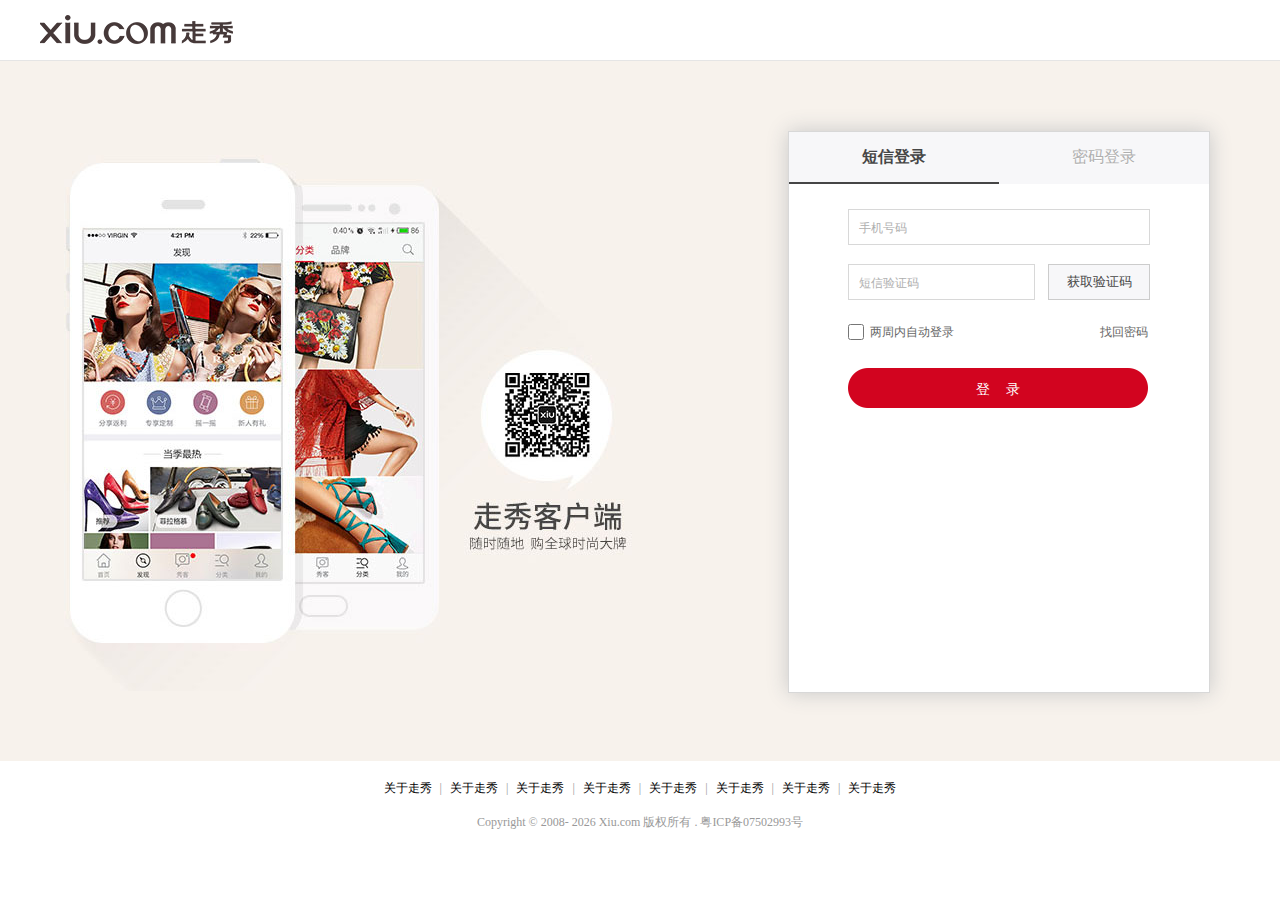
<file: xiuxiu/login-in.html>
<!DOCTYPE html>
<html>
	<head>
		<meta charset="UTF-8">
		<title></title>
		<link rel="stylesheet" type="text/css" href="css/public.css"/>
		<link rel="stylesheet" type="text/css" href="css/login-in.css"/>
	</head>
	<body>	
		<div id="head">
			<div class="layout-header">
				<h1>
					<a href="#">
						<img src="img/login-logo.png" />
					</a>
				</h1>
			</div>
		</div>
		<div id="page">
			<div class="login-bgcl">
				<div class="login-theme"></div>
				<div class="login-box">
					<form>
						<div class="login-panler">
							<ul class="login-tab">
								<li>
									<a href="#" class="active checked">短信登录</a>
								</li>
								<li>
									<a href="#" class="a">密码登录</a>
								</li>
							</ul>
							<div class="login-from">
								<ul>
									<!--手机号码-->
									<li class="err-meg">
										<label>
											<b style=""></b>
											<span id="errormesstxt"></span>
										</label>
									</li>
									<li class="username">
										<input class="ltext" id="jmobile" type="text"/>
										<label for="jmobile" class="j-mobile">手机号码</label>
										<!--手机号码成功后弹出验证码信息-->
										<label class="err-xinxi">
											<p>新手机号将认为接受<a href="#">《走秀网用户协议》</a>并自动注册账号</p>
										</label>
									</li>
									<!--手机号码验证成功后弹出的信息-->
									
									<li class="num">
										<input class="num-text" id="numTe" type="text"/>
										<label for="numTe" class="check-num">验证码</label>
										<span id="code2" class="mycode"></span>
									</li>
									
									<!--短信验证-->
									<li class="err-msgCode">
										<label>
											<b style=""></b>
											<span id="err-msgCode"></span>
										</label>
									</li>
									<li class="msgCode">
										<input class="mtext" id="jcode" type="text"/>
										<label for="jcode" class="duanxin">短信验证码</label>
										<a href="#">获取验证码</a>
										<span class="clearx"></span>
									</li>
									
									<!--自动登录按钮-->
									<li class="check-opt">
										<label for="auto-check">
											<input type="checkbox" id="auto-check" />两周内自动登录
										</label>
										<a href="#">找回密码</a>
									</li>
									<li class="clfix">
										<button class="login-btn" id="login_Btn" type="submit">登&nbsp;&nbsp;&nbsp;&nbsp;录</button>
									</li>
								</ul>
							</div>
						</div>
					</form>
				</div>
			</div>
		</div>
		<div id="footer">
			<div class="footer-xiu">
				<a href="#">关于走秀</a>
				<b>|</b>
				<a href="#">关于走秀</a>
				<b>|</b>
				<a href="#">关于走秀</a>
				<b>|</b>
				<a href="#">关于走秀</a>
				<b>|</b>
				<a href="#">关于走秀</a>
				<b>|</b>
				<a href="#">关于走秀</a>
				<b>|</b>
				<a href="#">关于走秀</a>
				<b>|</b>
				<a href="#">关于走秀</a>
			</div>
			<div class="footer-tip">
				Copyright © 2008-
				<script>document.write(new Date().getFullYear());</script>
				<a href="index.html">Xiu.com</a>
				 版权所有 . 粤ICP备07502993号
			</div>
		</div>
		<script type="text/javascript" src="js/jquery.1.11.3.min.js" ></script>
		<script type="text/javascript" src="js/login-in.js" ></script>
		<script type="text/javascript" src="js/js.KinerCode.js" ></script>
		<script type="text/javascript">
			var inp2 = document.getElementById('numTe');
			var code2 = document.getElementById('code2');
			
			var c2 = new KinerCode({
	        len: 4,//需要产生的验证码长度
	        chars: ["1+2","3+15","6*8","8/4","22-15","6-0","1+2"],//问题模式:指定产生验证码的词典，若不给或数组长度为0则试用默认字典
	//        chars: [
	//            1, 2, 3, 4, 5, 6, 7, 8, 9, 0,
	//            'a', 'b', 'c', 'd', 'e', 'f', 'g', 'h', 'i', 'j', 'k', 'l', 'm', 'n', 'o', 'p', 'q', 'r', 's', 't', 'u', 'v', 'w', 'x', 'y', 'z',
	//            'A', 'B', 'C', 'D', 'E', 'F', 'G', 'H', 'I', 'J', 'K', 'L', 'M', 'N', 'O', 'P', 'Q', 'R', 'S', 'T', 'U', 'V', 'W', 'X', 'Y', 'Z'
	//        ],//经典模式:指定产生验证码的词典，若不给或数组长度为0则试用默认字典
	        question:true,//若给定词典为算数题，则此项必须选择true,程序将自动计算出结果进行校验【若选择此项，则可不配置len属性】,若选择经典模式，必须选择false
	        copy: false,//是否允许复制产生的验证码
	        bgColor:"",//背景颜色[与背景图任选其一设置]
	        bgImg:"",//若选择背景图片，则背景颜色失效
	        randomBg : true,//若选true则采用随机背景颜色，此时设置的bgImg和bgColor将失效
	        inputArea: inp2,//输入验证码的input对象绑定【 HTMLInputElement 】
	        codeArea: code2,//验证码放置的区域【HTMLDivElement 】
	        click2refresh:true,//是否点击验证码刷新验证码
	        false2refresh:true,//在填错验证码后是否刷新验证码
	        validateEven : "blur",//触发验证的方法名，如click，blur等
	        validateFn : function(result,code){//验证回调函数
	            if(result){
	                alert('验证成功');
	            }else{
					alert('验证码错误');
	            }
	        }
	    });
		</script>
	</body>
</html>
</file>
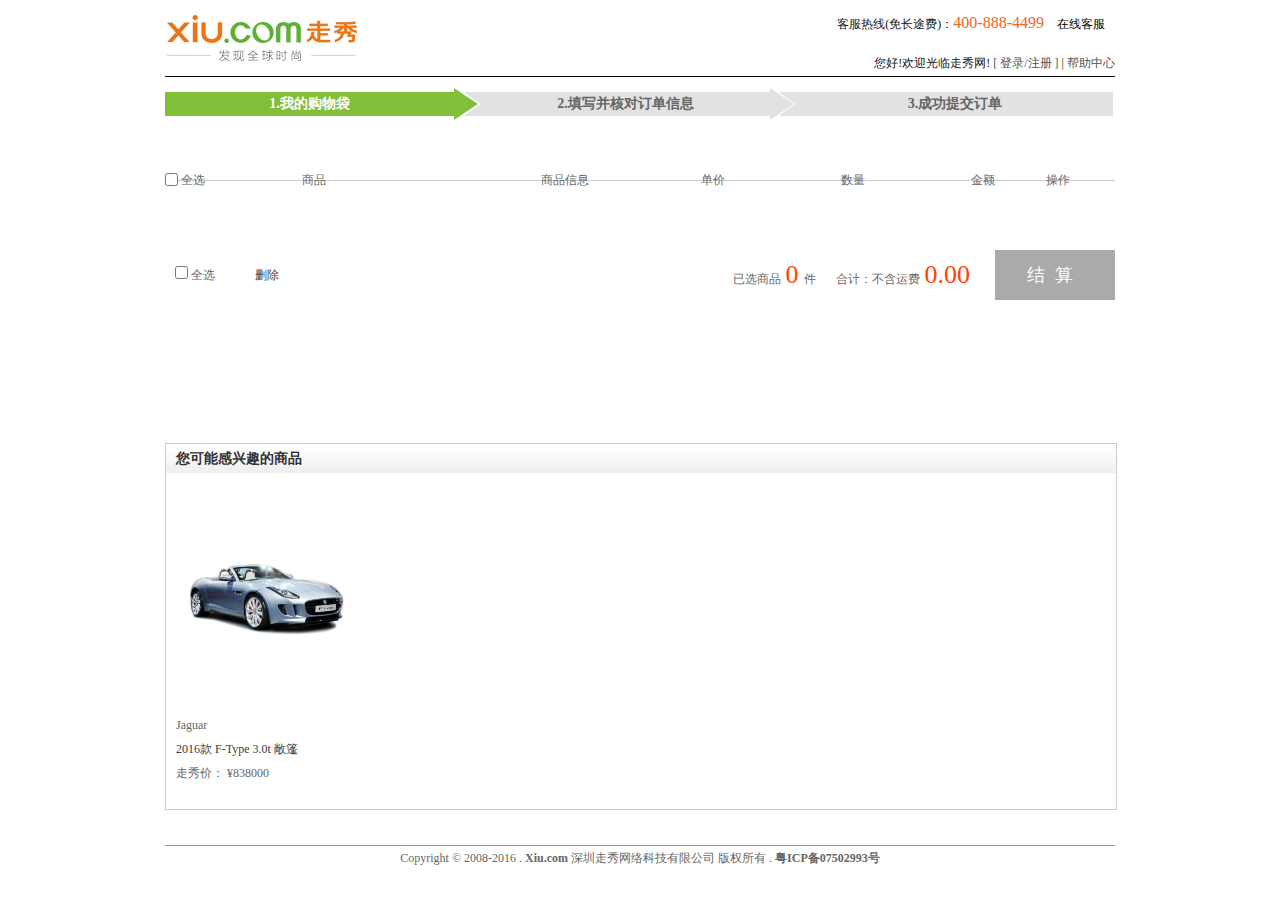
<file: xiuxiu/shopcar.html>
<!DOCTYPE html>
<html>
	<head>
		<meta charset="UTF-8">
		<title></title>
		<link rel="stylesheet" type="text/css" href="css/public.css"/>
		<link rel="stylesheet" type="text/css" href="css/shopcar.css"/>
	</head>
	<body>
		<div id="headr">
			<h1><a href="#"><img src="img/s_05.png"/></a></h1>
			<div class="headr-r">
				<p class="p-1">
					<span>客服热线(免长途费)：<b>400-888-4499</b></span>
					<a href="#">在线客服</a>
				</p>
				<p class="p-2">
					<span>您好!欢迎光临走秀网! </span>
					<a href="#"> [ 登录/注册 ] </a>|
					<a href="#">帮助中心</a>
				</p>
			</div>
		</div>
		<div id="my_shopcart">
			<div class="shop_stop">
				<ul class="st_ul">
					<li class="li1"><span></span>1.我的购物袋</li>
					<li class="li2"><span></span>2.填写并核对订单信息</li>
					<li><span></span>3.成功提交订单</li>
				</ul>
			</div>
		</div>
		<div class="cart-main">
					<!--标题-->
			<div class="cart-main-title">
				<ul class="clearfix">
					<li class="td td-checkbox">
						<input type="checkbox" class="select-all-btn"/>
						<span>全选</span>
					</li>
					<li class="td td-gname">
						<div class="td-inner">商品</div>
					</li>
					<li class="td td-gstyle">商品信息</li>
					<li class="td td-gprice">单价</li>
					<li class="td td-gamount">数量</li>
					<li class="td td-gmoney">金额</li>
					<li class="td td-option">操作</li>
				</ul>
			</div>
			<!--商品区-->
			<div class="cart-main-content">
				
			</div>
			<!--操作区-->
			<div class="cart-option clearfix">
				<div class="options clearfix">
					<div class="options-item select-all">
						<input type="checkbox" class="select-all-btn">
						<span>全选</span>
					</div>
					<div class="options-item delete">
						<a href="#">删除</a>
					</div>
				</div>
				<div class="cart-info clearfix">
					<div class="info-item goods-amount">
						已选商品<span class="user-goods-amount">0</span>件
					</div>
					<div class="info-item goods-money">
						合计：不含运费<span class="user-goods-money">0.00</span>
					</div>
					<div class="info-item go-pay">结算</div>
				</div>
			</div>
			<div class="clearx"></div>
			<div id="hobby">
				<h2>您可能感兴趣的商品</h2>
				<ul>
					<li>
						<a href="#"><img src="img/g1_180_240.jpg"/></a>
						<p>Jaguar</p>
						<p><a href="#">2016款 F-Type 3.0t 敞篷</a></p>
						<div>
							走秀价：
							<span>¥838000</span>
						</div>
					</li>
				</ul>
			</div>
			<div id="footer">
				<p>
					Copyright © 2008-2016 . <a href="#">Xiu.com</a>
					深圳走秀网络科技有限公司 版权所有 . <a href="#">粤ICP备07502993号</a>
				</p>
			</div>
		</div>
		<script type="text/javascript" src="js/jquery.1.11.3.min.js" ></script>
		<script type="text/javascript" src="js/jquery.cookie.js" ></script>
		<script type="text/javascript" src="js/shopcar.js" ></script>
	</body>
</html>
</file>
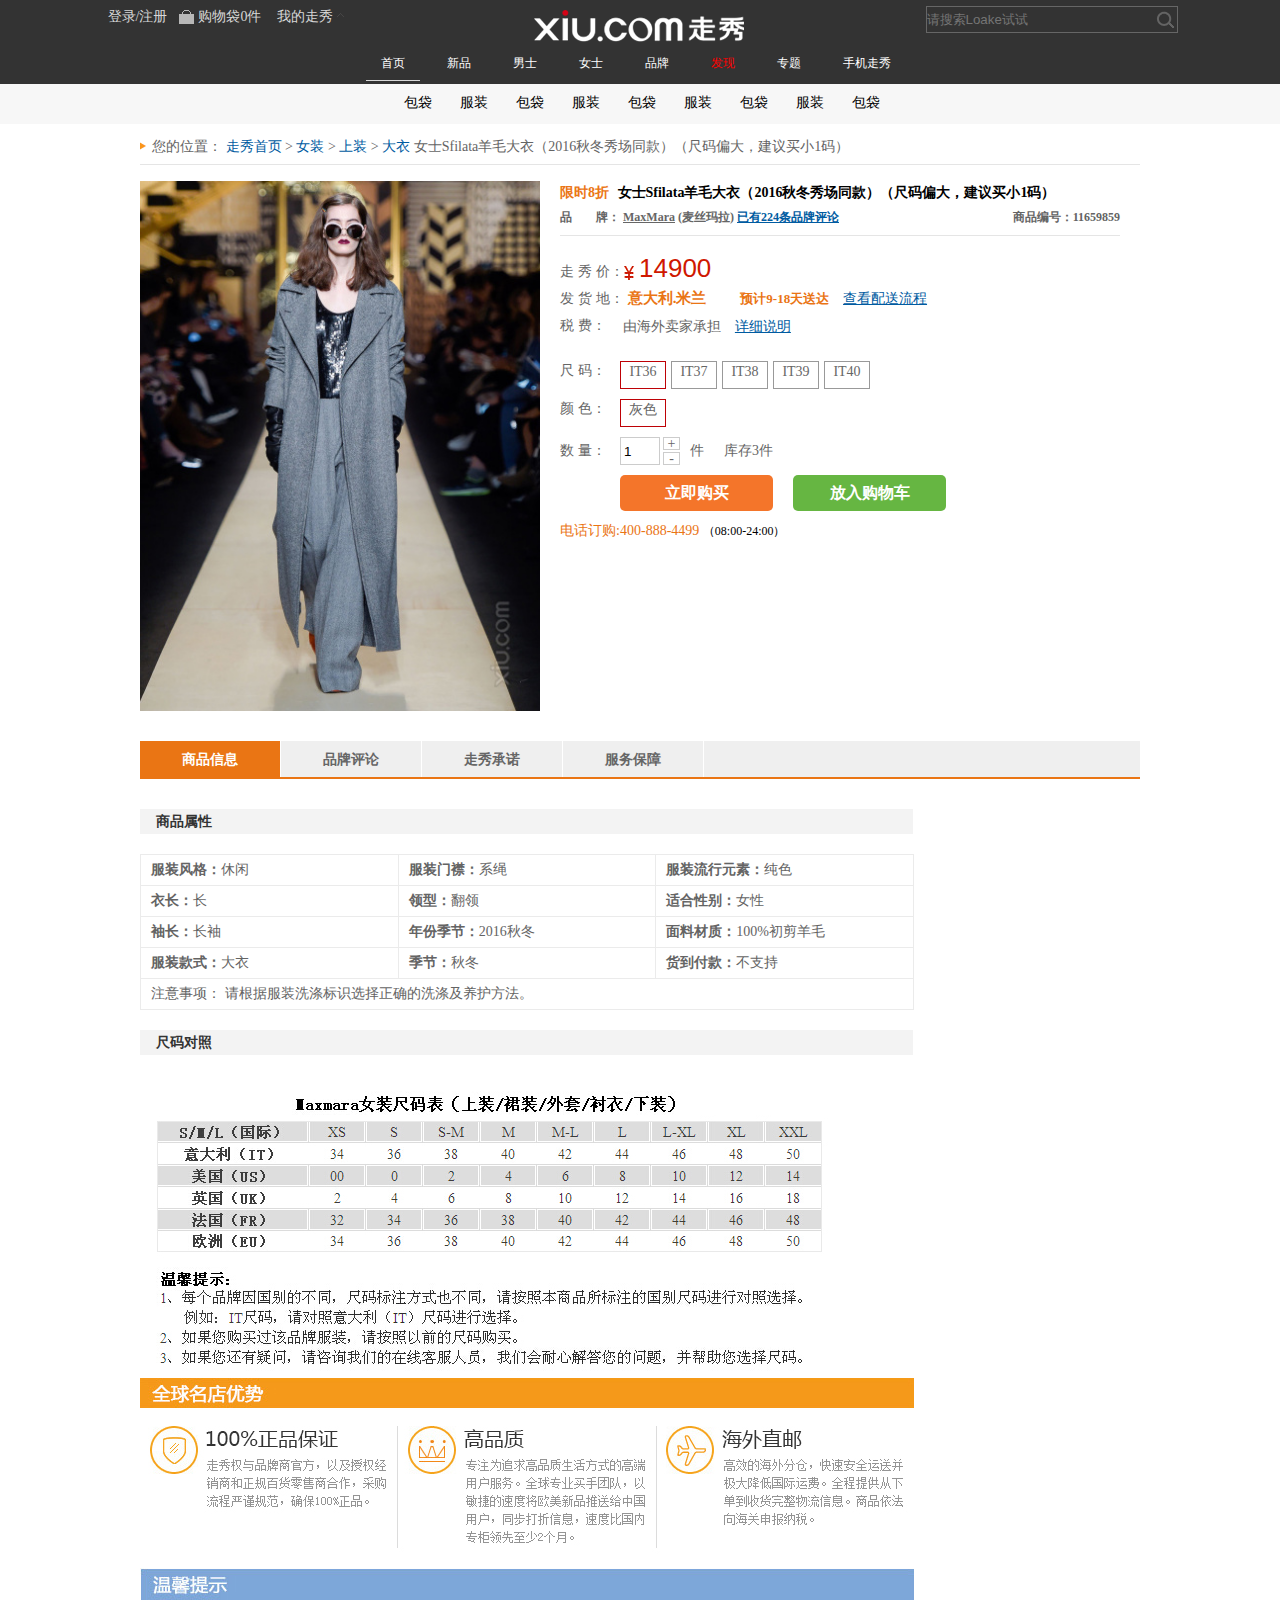
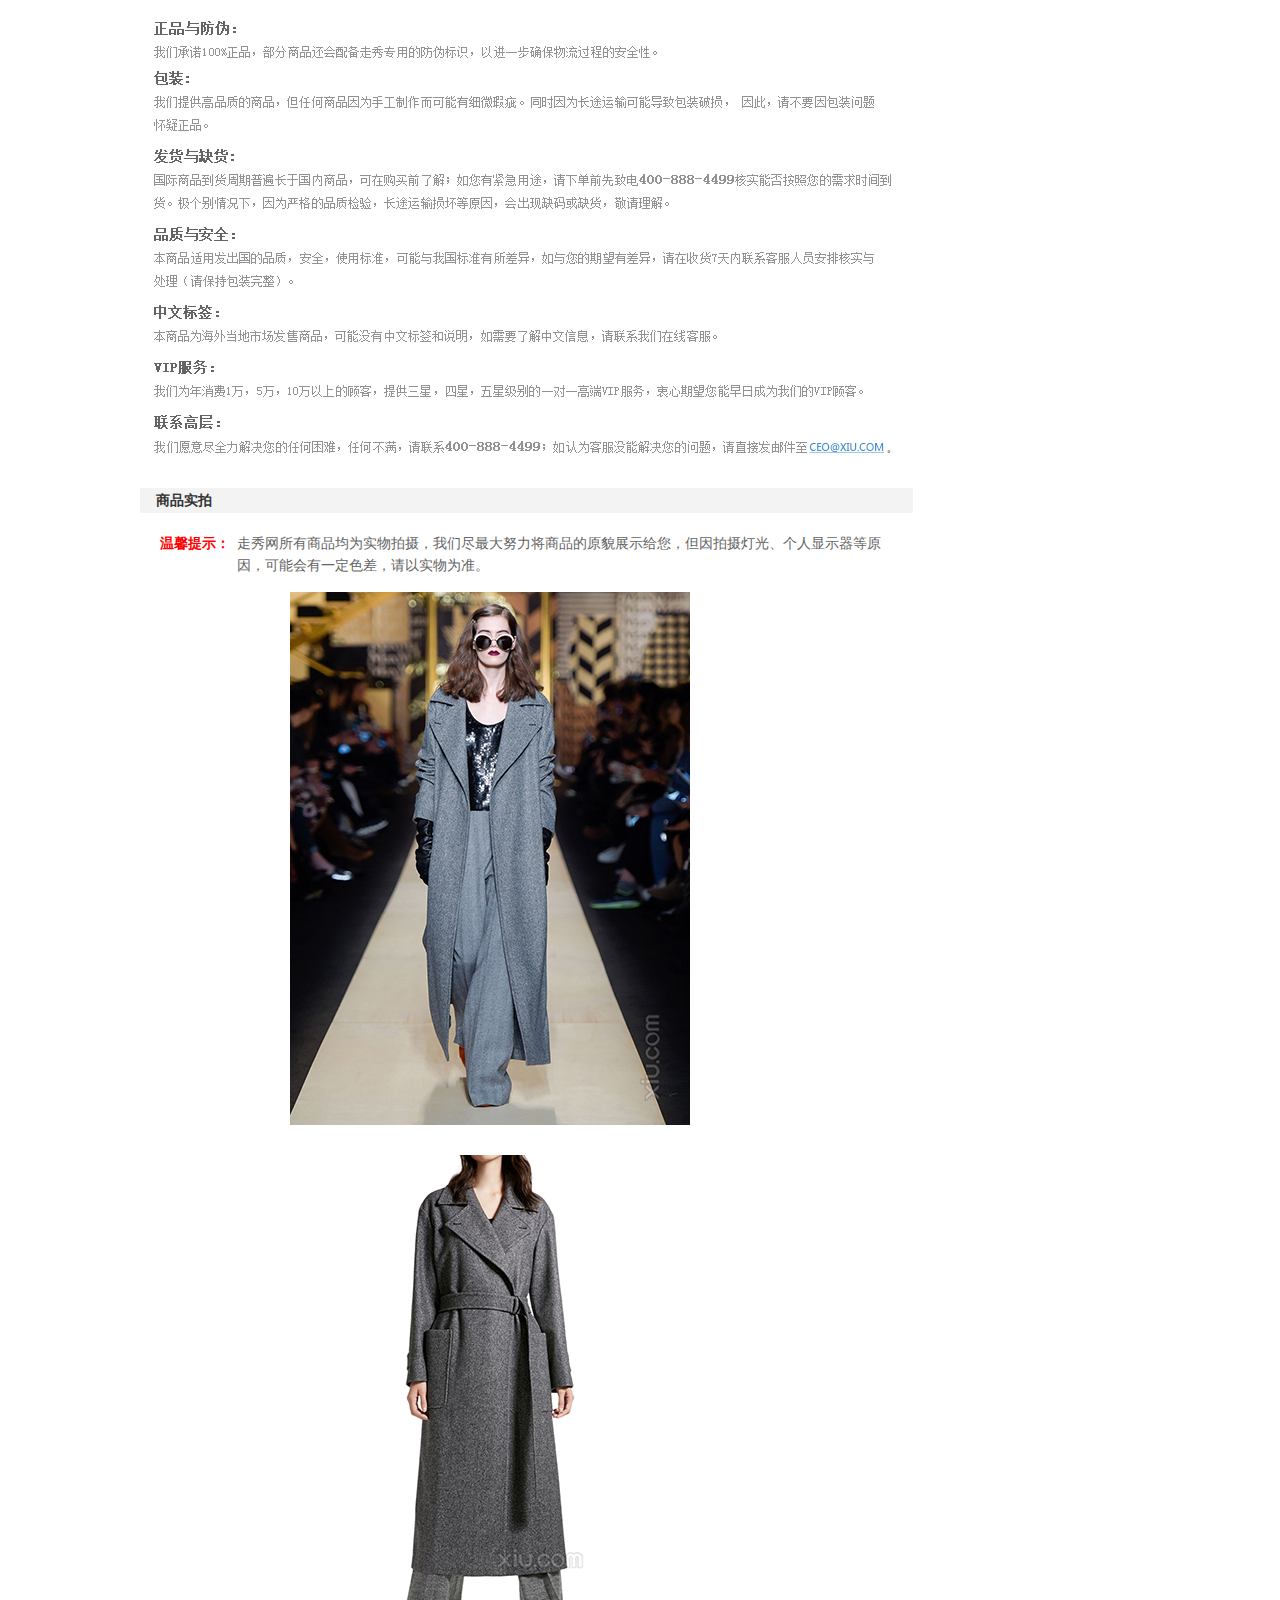
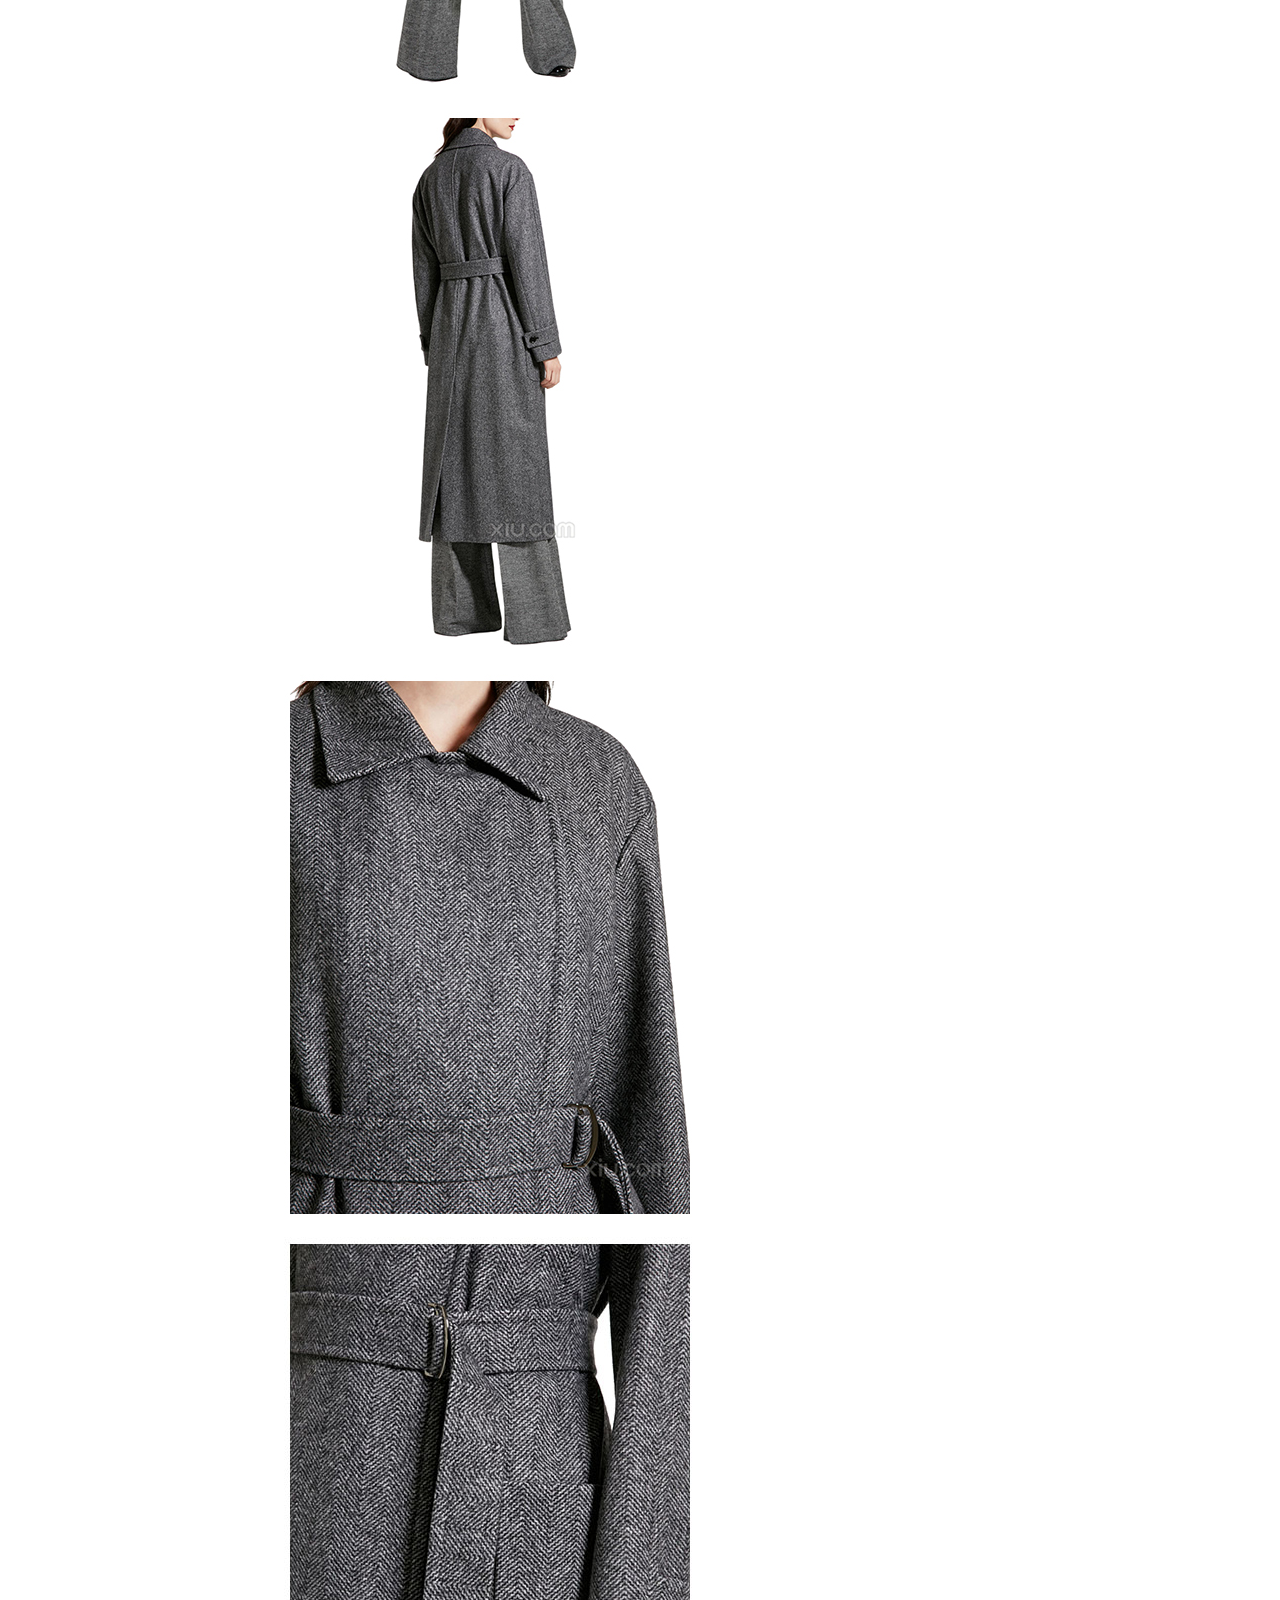
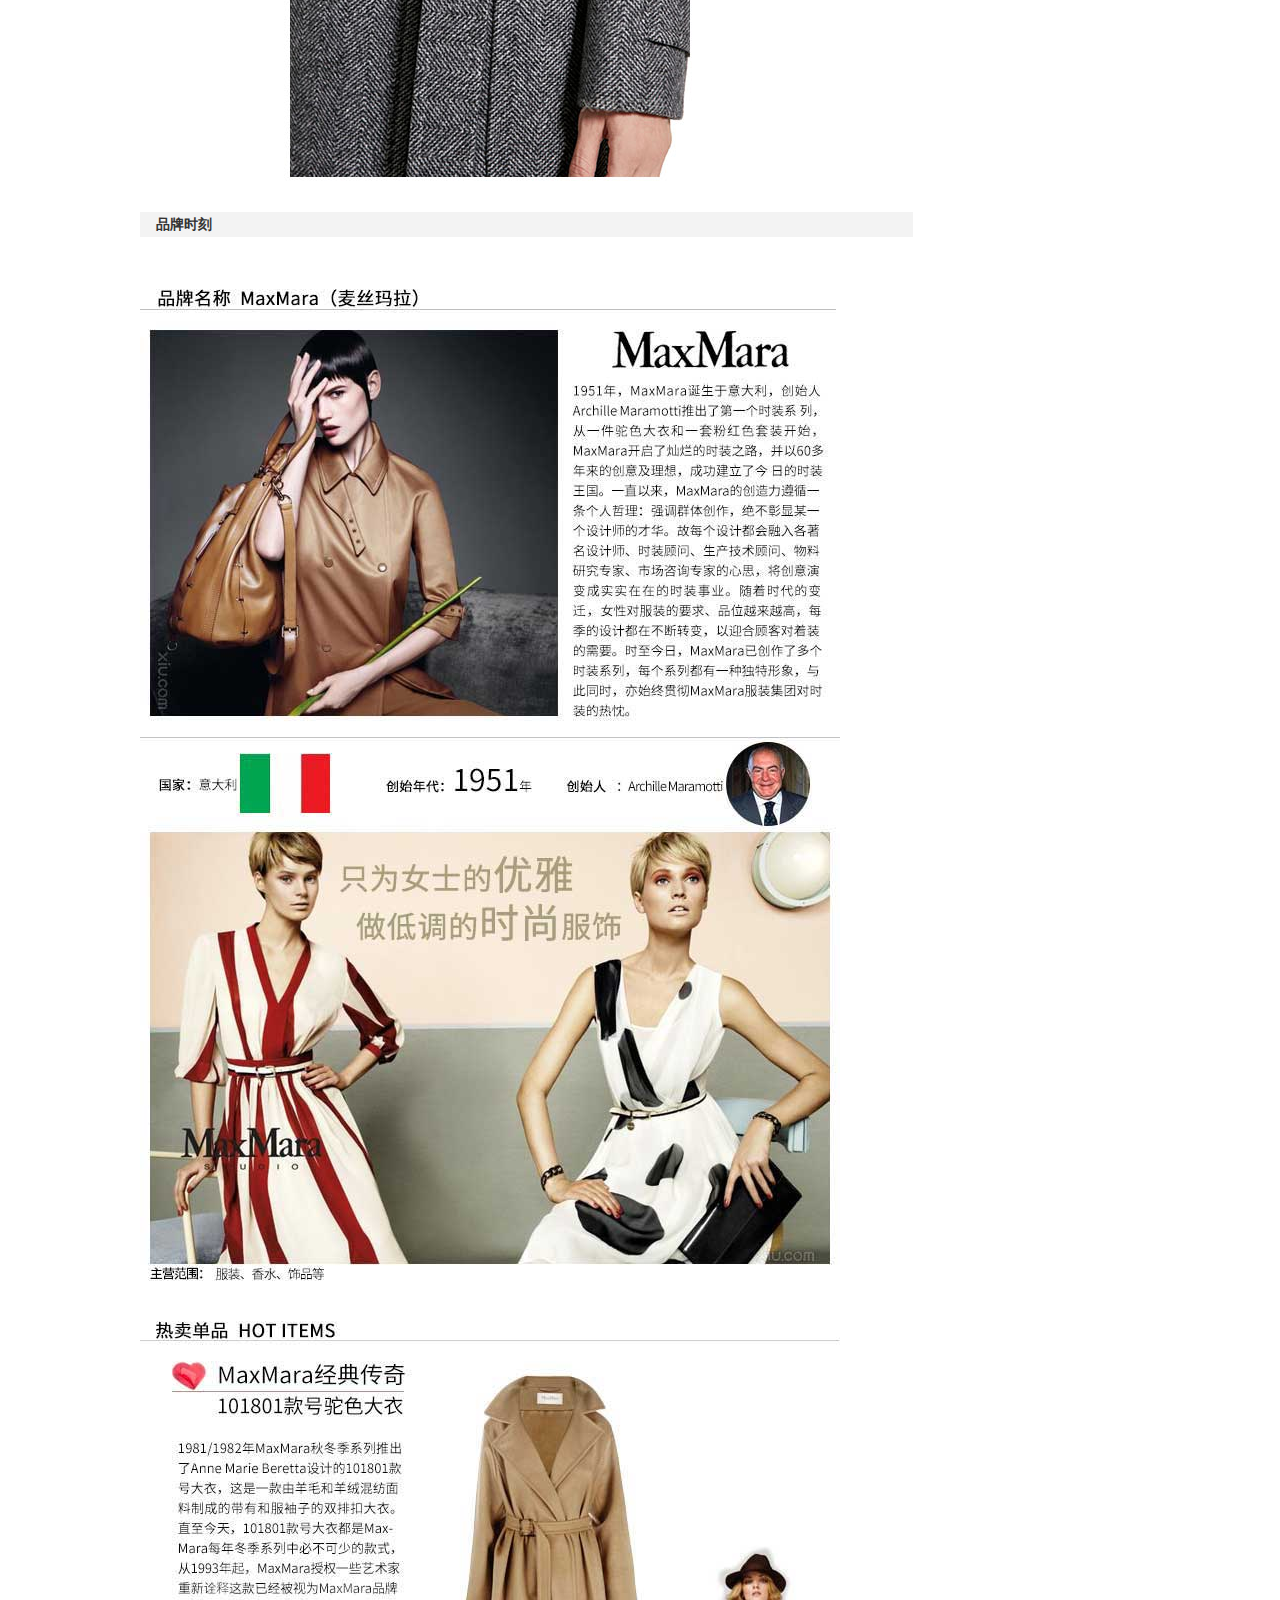
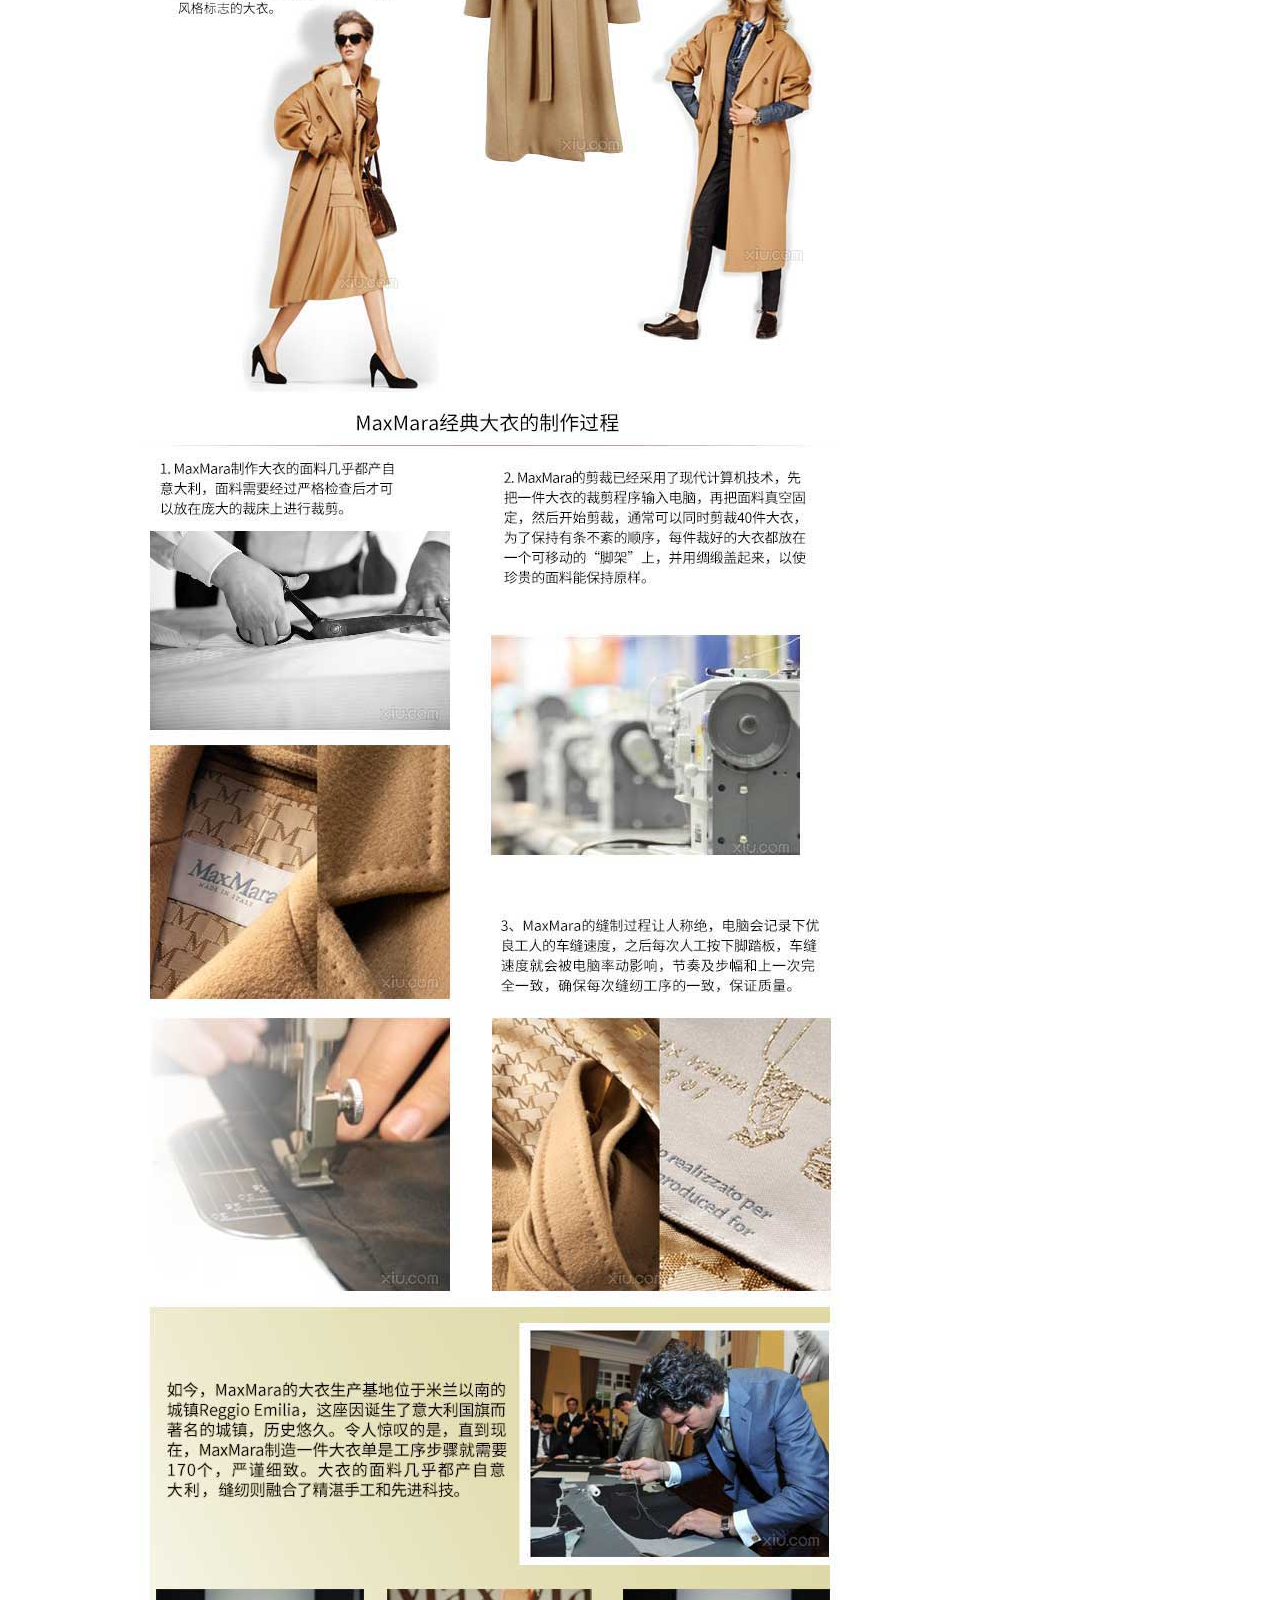
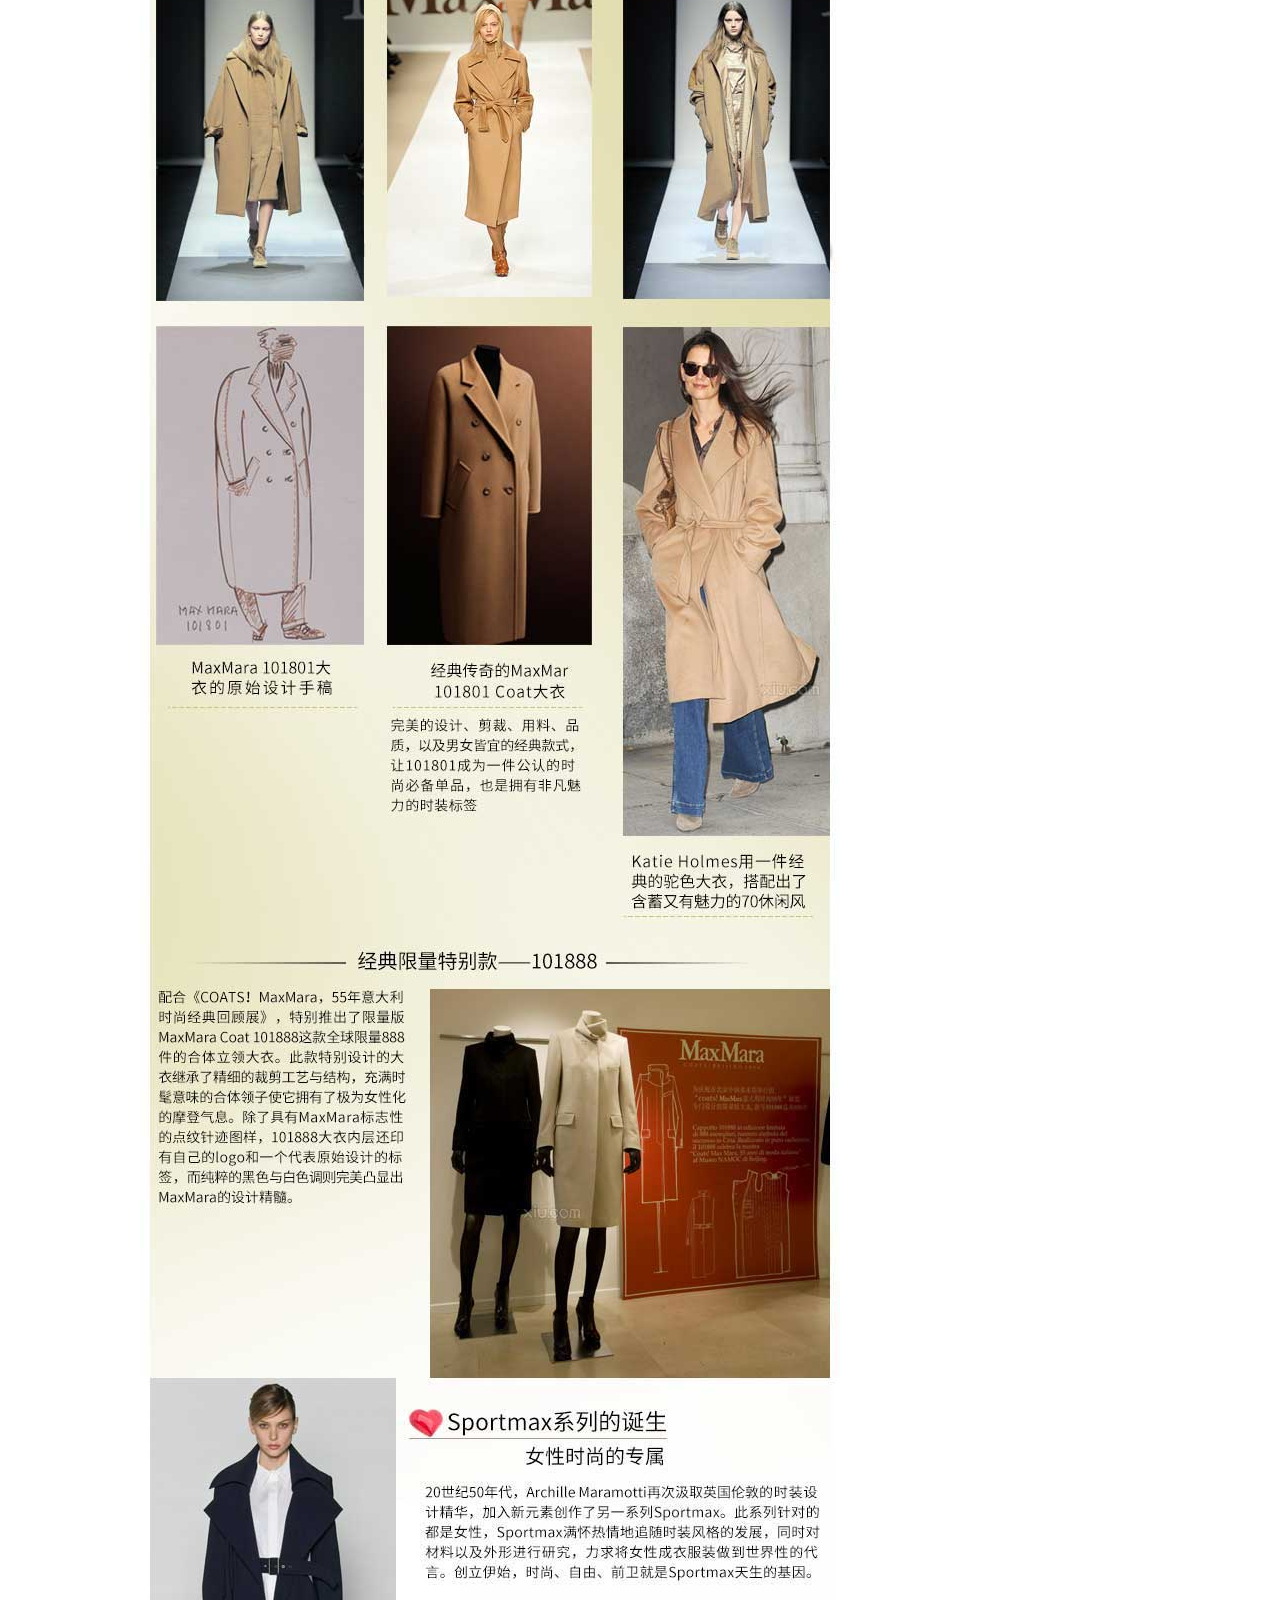
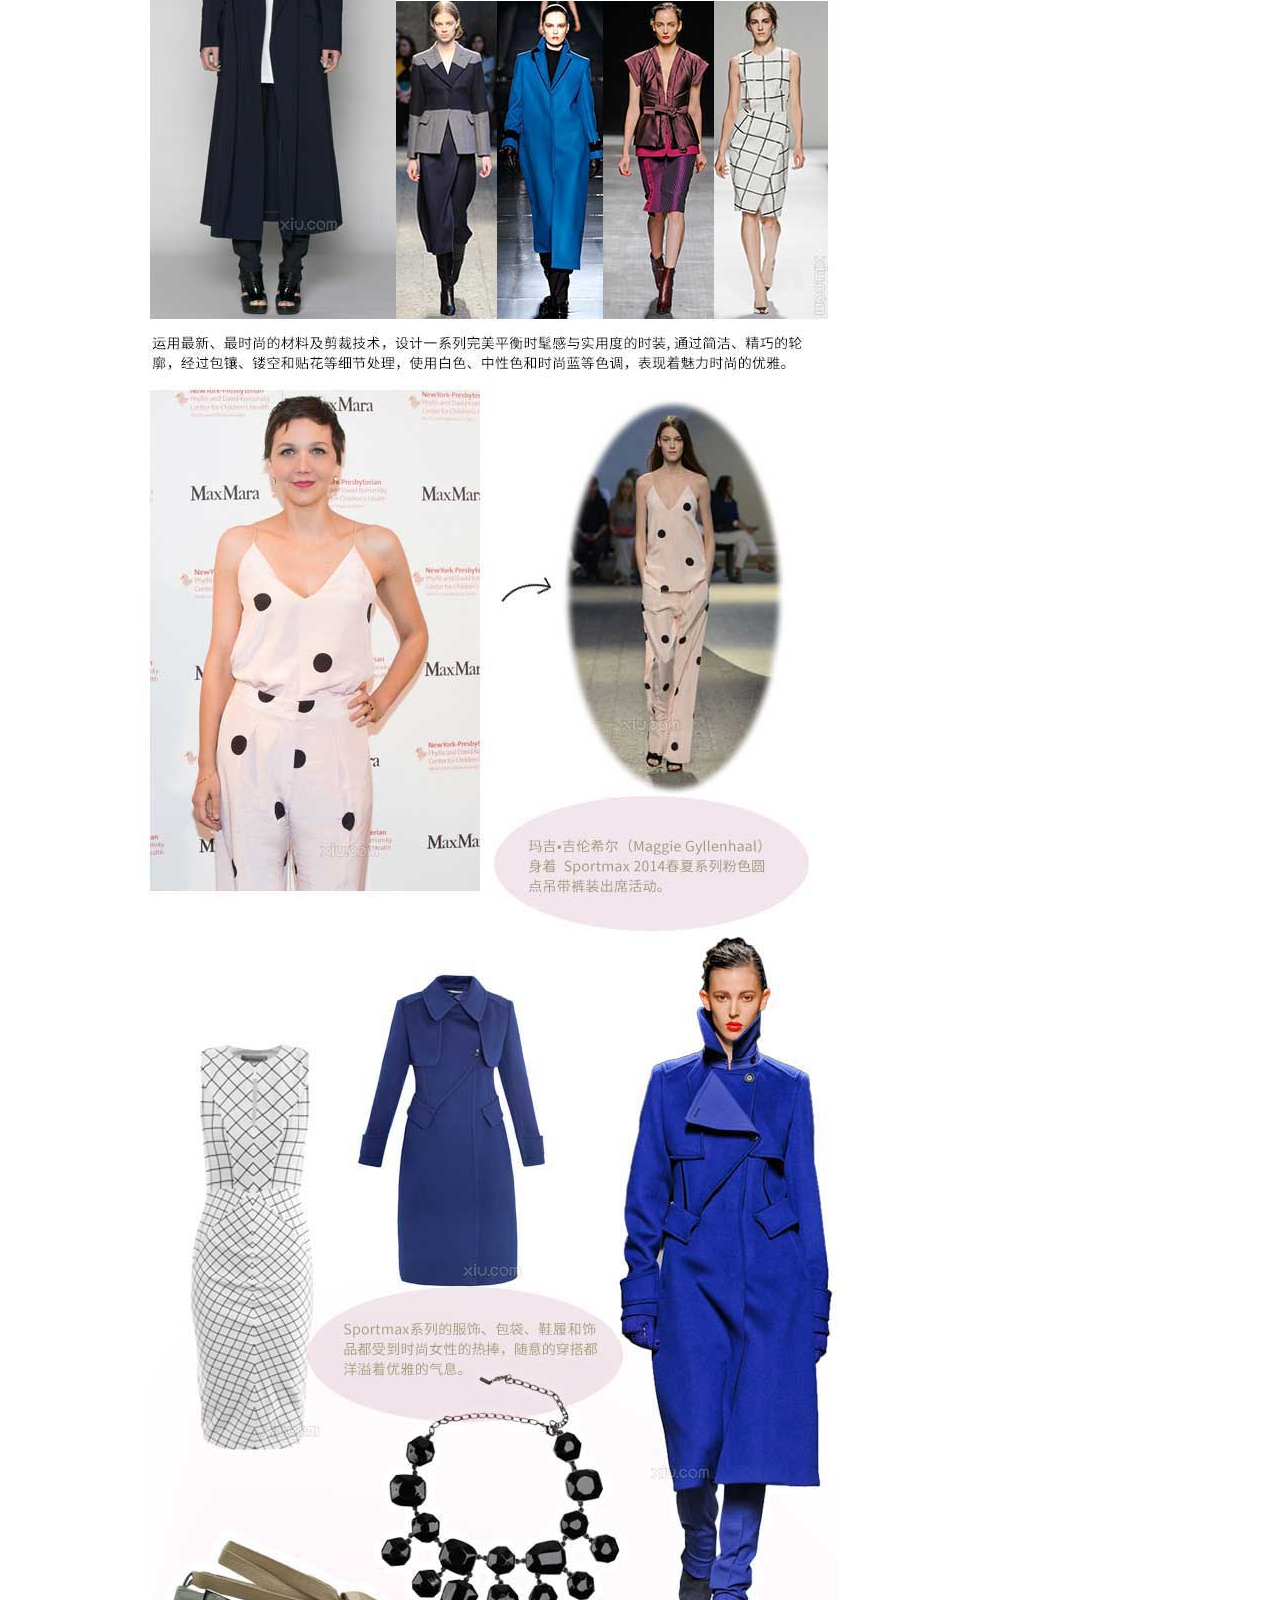
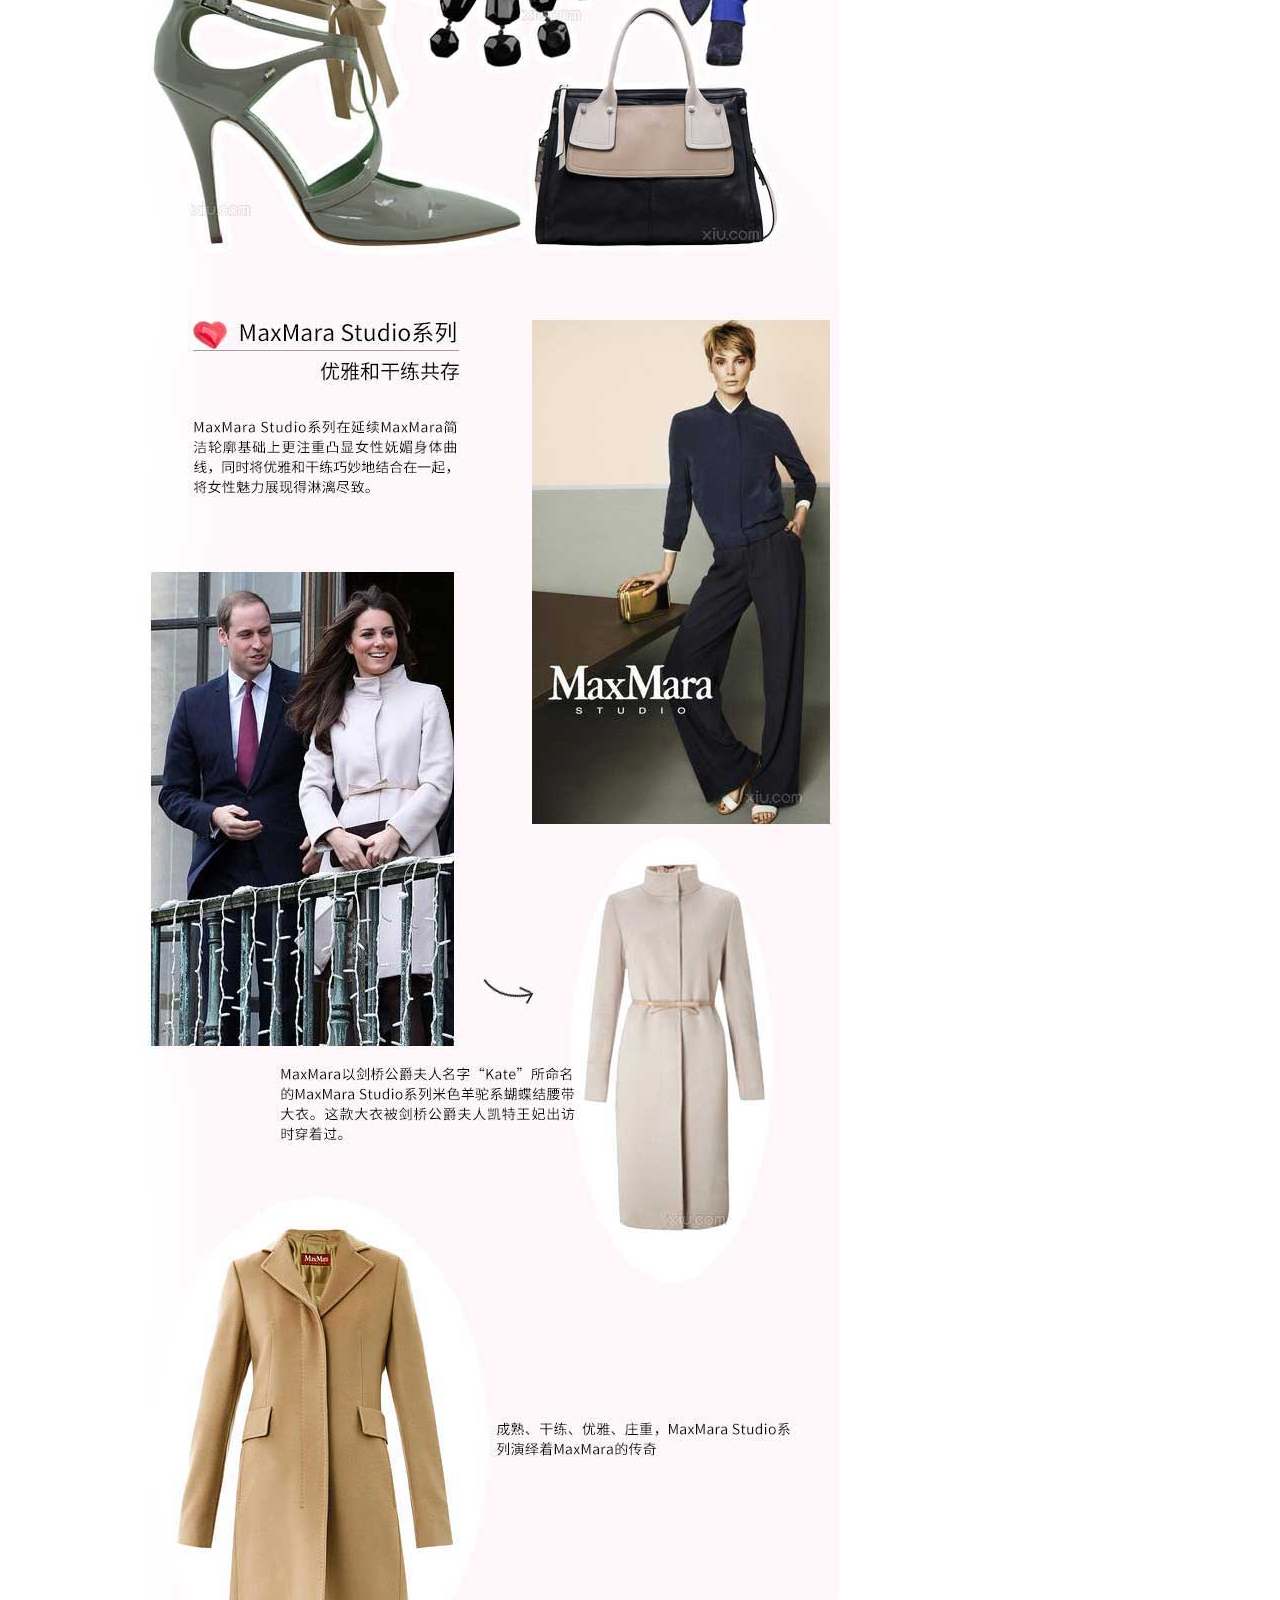
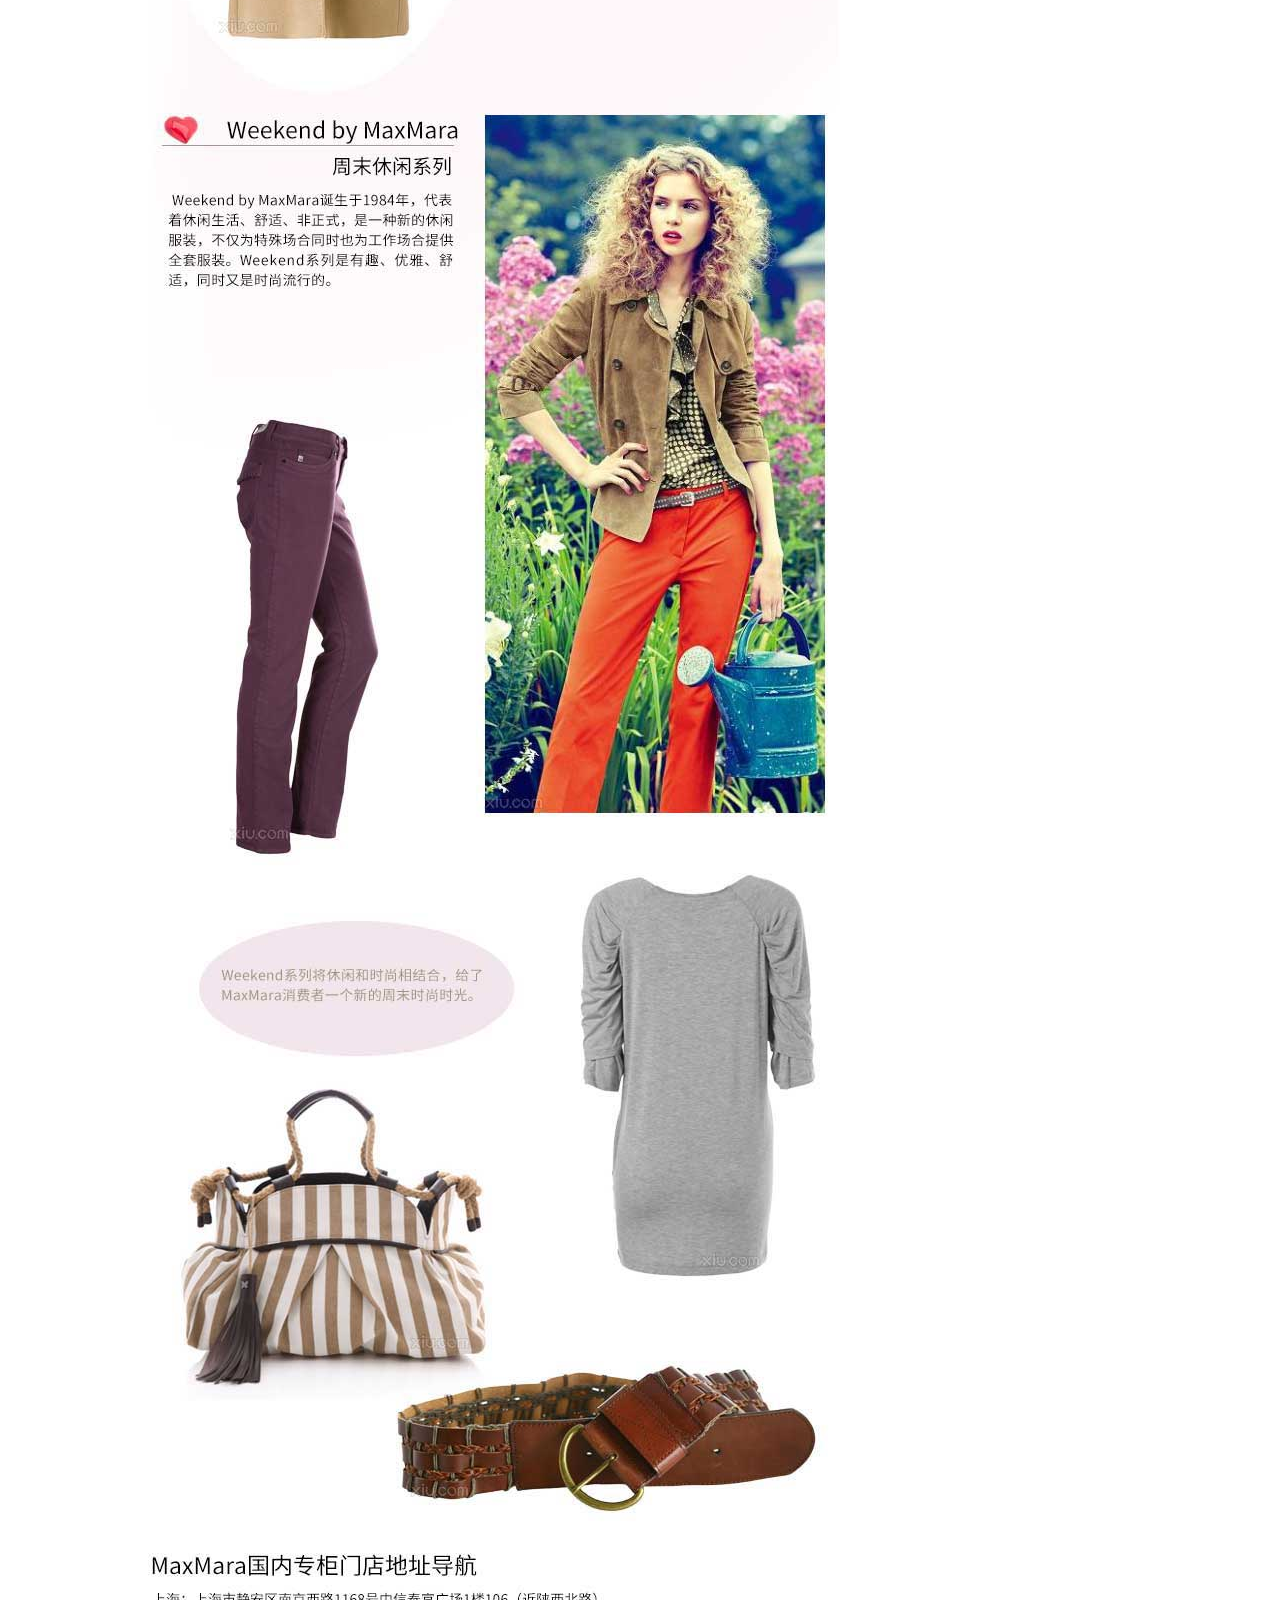
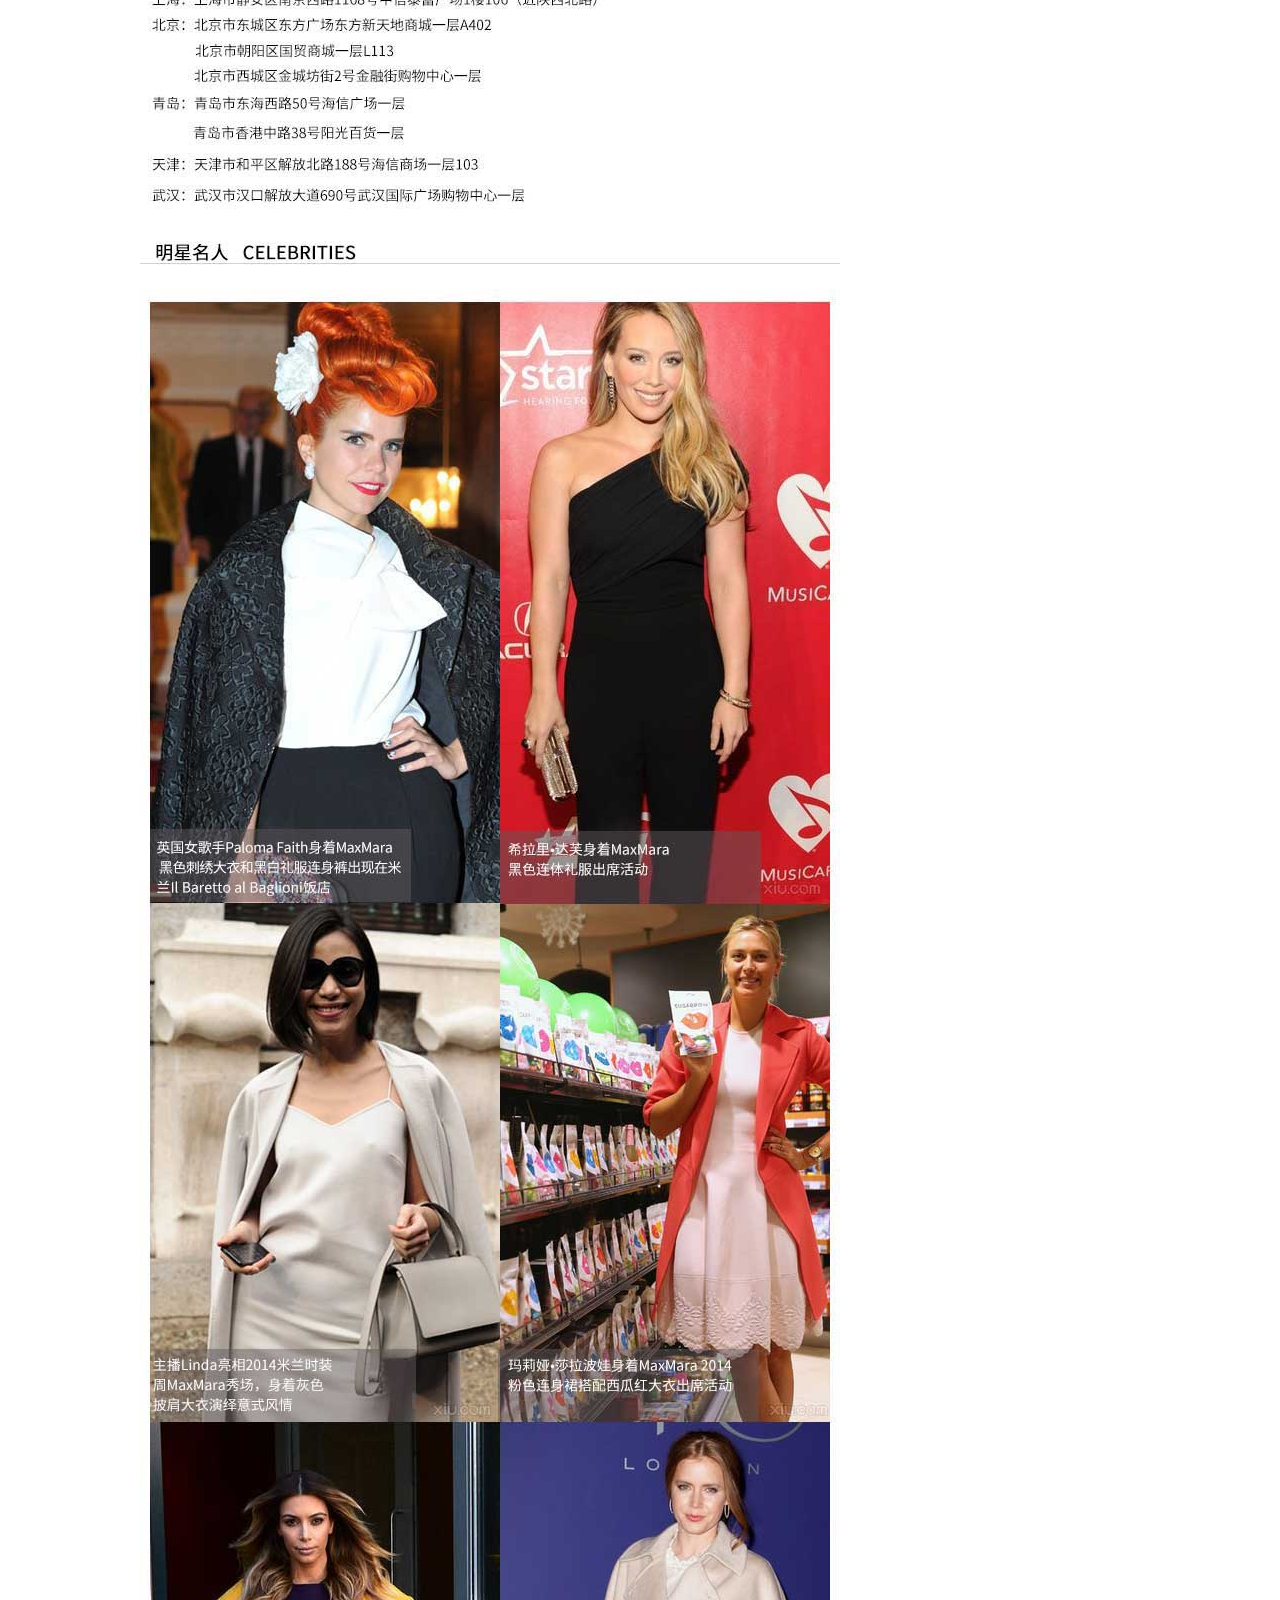
<file: xiuxiu/xiangqingyemian.html>
<!DOCTYPE html>
<html>
	<head>
		<meta charset="UTF-8">
		<title></title>
		<link rel="stylesheet" type="text/css" href="css/public.css"/>
		<link rel="stylesheet" type="text/css" href="css/xiangqingyemian.css"/>
	</head>
	<body>
		<div id="head">
			<div class="top-logo">
				<a href="#"><img src="img/log.png" /></a>
			</div>
			<div class="margin">
				<div class="top">
					<div class="top-l">
						<ul>
							<li class="loginin"><a href="#">登录/注册</a></li>
							<li class="shopcar"><a href="#">购物袋0件
								<img src="img/11.png"/>
							</a></li>
							<li class="xiuxiu">
								<a href="#" class="aaa">我的走秀</a>
								<div class="ul">
									<a href="#">我的订单</a>
									<a href="#">自动退货</a>
									<a href="#">我的收藏</a>
									<a href="#">帮助中心</a>
									<a href="#">全部吐槽</a>
								</div>
							</li>
						</ul>
					</div>
					<div class="top-r">
						<a href="#"><input type="text" placeholder="请搜索Loake试试" /></a>
					</div>
				</div>
				<div class="clearx"></div>
				<div class="nav">
					<ul>
						<li><a href="#" class="first">首页</a></li>
						<li><a href="#">新品</a></li>
						<li><a href="#">男士</a></li>
						<li><a href="#">女士</a></li>
						<li><a href="#">品牌</a></li>
						<li><a href="#" class="faxian">发现</a></li>
						<li><a href="#">专题</a></li>
						<li><a href="#">手机走秀</a></li>
					</ul>
				</div>
			</div>
		</div>
		<div id="nav">
			<div class="tag-nav">
				<ul class="nav-wrapper clearfix">
					<li class="nav-item"><a href="#">包袋</a></li>
					<li class="nav-item"><a href="#">服装</a></li>
					<li class="nav-item"><a href="#">包袋</a></li>
					<li class="nav-item"><a href="#">服装</a></li>
					<li class="nav-item"><a href="#">包袋</a></li>
					<li class="nav-item"><a href="#">服装</a></li>
					<li class="nav-item"><a href="#">包袋</a></li>
					<li class="nav-item"><a href="#">服装</a></li>
					<li class="nav-item"><a href="#">包袋</a></li>	
				</ul>
			</div>
			<div class="tag-content">
				<div class="tag-con-item ">
					<div class="title">
						<a href="#">频道精选</a>
						<dl>
							<dt><a href="#">女士包袋</a></dt>
							<dd><a href="#">一二三四</a></dd>
							<dd><a href="#">一二三四</a></dd>
							<dd><a href="#">一二三四</a></dd>
							<dd><a href="#">一二三四</a></dd>
							<dd><a href="#">一二三四</a></dd>
							<dd><a href="#">一二三四</a></dd>
							<dd><a href="#">一二三四</a></dd>
							<dd><a href="#">一二三四</a></dd>
							<dd><a href="#">一二三四</a></dd>
							<dd><a href="#">一二三四</a></dd>
							<dd><a href="#">一二三四</a></dd>							
						</dl>
					</div>
					<div class="title-right">
						<dl>
							<dt><a href="#">品牌目录</a></dt>
							<dd><a href="#">asdff</a></dd>
							<dd><a href="#">asdff</a></dd>
							<dd><a href="#">asdff</a></dd>
							<dd><a href="#">asdff</a></dd>
							<dd><a href="#">asdff</a></dd>
							<dd><a href="#">asdff</a></dd>
							<dd><a href="#">asdff</a></dd>
							<dd><a href="#">asdff</a></dd>
							<dd><a href="#">asdff</a></dd>
							<dd><a href="#">asdff</a></dd>
							<dd><a href="#">asdff</a></dd>							
						</dl>
					</div>
				</div>
				<div class="tag-con-item">
					<div class="title">
						<a href="#">频道精选</a>
						<dl>
							<dt><a href="#">男士专卖</a></dt>
							<dd><a href="#">五六七八</a></dd>
							<dd><a href="#">五六七八</a></dd>
							<dd><a href="#">五六七八</a></dd>
							<dd><a href="#">五六七八</a></dd>
							<dd><a href="#">五六七八</a></dd>
							<dd><a href="#">五六七八</a></dd>
							<dd><a href="#">五六七八</a></dd>
							<dd><a href="#">五六七八</a></dd>
							<dd><a href="#">五六七八</a></dd>
							<dd><a href="#">五六七八</a></dd>
							<dd><a href="#">五六七八</a></dd>							
						</dl>
					</div>
					<div class="title-right">
						<dl>
							<dt><a href="#">品牌目录</a></dt>
							<dd><a href="#">asdff</a></dd>
							<dd><a href="#">asdff</a></dd>
							<dd><a href="#">asdff</a></dd>
							<dd><a href="#">asdff</a></dd>
							<dd><a href="#">asdff</a></dd>
							<dd><a href="#">asdff</a></dd>
							<dd><a href="#">asdff</a></dd>
							<dd><a href="#">asdff</a></dd>
							<dd><a href="#">asdff</a></dd>
							<dd><a href="#">asdff</a></dd>
							<dd><a href="#">asdff</a></dd>							
						</dl>
					</div>
				</div>
			</div>
		</div>
		<div id="main">
			<div class="dh">
				您的位置：
				<span>
					<a href="#">走秀首页</a>
					>
					<a href="#">女装</a>
					>
					<a href="#">上装</a>
					>
					<a href="#">大衣</a>
				</span>
				<span>
					女士Sfilata羊毛大衣（2016秋冬秀场同款）（尺码偏大，建议买小1码）
				</span>
			</div>
			<div class="goods-detail" data-gid="10001">
				<!--放大镜-->
				<div class="glass">
					<div class="small">
						<img src="img/g1_402_536.jpg"/>
						<span class="filter"></span>
					</div>
					<div class="large">
						<img src="img/g1_900_1200.jpg" class="large-img"/>
					</div>
				</div>
				<!--放大镜右边-->
				<div class="right">
					<div class="s-title">
						<span>
							<h1>
								<font>限时8折</font>
								女士Sfilata羊毛大衣（2016秋冬秀场同款）（尺码偏大，建议买小1码）
							</h1>
						</span>
						<span class="cp">
							<font>品　　牌：</font>
							<a href="#" class="texu-a">MaxMara</a>
							<a href="#">(麦丝玛拉)</a>
							<a href="#" class="texu-a2">已有224条品牌评论</a>
							<i>商品编号：11659859</i>
						</span>
					</div>
					<div class="spice">
						<div class="coll">
							<span class="sp1">走 秀 价：</span>
								
							<span class="sp2">14900</span>
						</div>
						<dic class="clearx"></dic>
						<p class="coll-p1">
							<span class="sp1">发 货 地：</span>
							<b>意大利.米兰</b>
							<b class="stime">预计9-18天送达</b>
							<a href="#">
								查看配送流程
								<i>
									<img src="img/PC-Italy9-18.jpg" />
								</i>
							</a>
						</p>
						<p class="coll-p2">
							<span>税   费：</span>
							由海外卖家承担
							<a href="#">详细说明</a>
							<em>
								本商品为海外商品，关税由海外卖家承担，如顾客接海关或物流商通知缴纳税费，请先行按国家规定支付，再凭纳税凭证联系走秀客服找海外卖家报销。
							</em>
						</p>
					</div>
					<dl class="tb-prop size clearfix">
						<dt class="tb-title">尺 码：</dt>
						<dd class="tb-con">
							<ul class="size-content">
								<li class="first selected"><a href="#">IT36</a></li>
								<li><a href="#">IT37</a></li>
								<li><a href="#">IT38</a></li>
								<li><a href="#">IT39</a></li>
								<li><a href="#">IT40</a></li>
							</ul>
						</dd>
					</dl>
					<dl class="tb-prop color clearfix">
						<dt class="tb-title">颜 色：</dt>
						<dd class="tb-con">
							<ul class="color-content">
								<li class="tb-con-item selected">
									灰色
								</li>
							</ul>
						</dd>
					</dl>
					<dl class="tb-prop amount clearfix">
						<dt class="tb-title">数 量：</dt>
						<dt class="tb-con">
							<div class="amount-item amount-op">
								<input type="text" class="amount-input" value="1">
								<a href="javascript:;" class="amount-increase">+</a>
								<a href="javascript:;" class="amount-decrease">-</a>
							</div>
							<span class="amount-item">件</span>
							<div class="amount-item stock">
								库存<span class="stock-num">3</span>件
							</div>
						</dt>
					</dl>
					<dl class="tb-prop size clearfix">
						<dt class="tb-title">&nbsp;</dt>
						<dt class="tb-con">
							<div class="user-option option-bynow">
								<a href="#">立即购买</a>
							</div>
							<div class="user-option option-addCart">
								<a href="#">放入购物车</a>
							</div>
						</dt>
					</dl>
					<dl class="tb-prop call-buy clearfix">
						<dt class="tb-title">电话订购:</dt>
						<dd>
							<strong>400-888-4499</strong>
							<span>（08:00-24:00）</span>
						</dd>
					</dl>
				</div>
			</div>
		</div>
		<div class="clearx"></div>
		<!---------------------------详情页面详细内容区--------------------->
		<div id="shenbao">
			<div class="title">
				<ul class="navIem-wrapper">
					<li class="navItem pb-current"><a href="#">商品信息</a></li>
					<li class="navItem"><a href="#">品牌评论</a></li>
					<li class="navItem"><a href="#">走秀承诺</a></li>
					<li class="navItem"><a href="#">服务保障</a></li>
				</ul>
			</div>
			<div class="sp-content">
				<div class="sp-con-item spItem pb-current">
					<h5>商品属性</h5>
					<table class="tab_xq" width="100%" cellspacing="0" cellpadding="0" border="0">
						<tbody>
							<tr>
								<td width="32%"><strong>服装风格：</strong>休闲</td>
								<td width="32%"><strong>服装门襟：</strong>系绳</td>
								<td width="32%"><strong>服装流行元素：</strong>纯色</td>
							</tr>
							<tr>
								<td width="32%"><strong>衣长：</strong>长</td>
								<td width="32%"><strong>领型：</strong>翻领</td>
								<td width="32%"><strong>适合性别：</strong>女性</td>
							</tr>
							<tr>
								<td width="32%"><strong>袖长：</strong>长袖</td>
								<td width="32%"><strong>年份季节：</strong>2016秋冬</td>
								<td width="32%"><strong>面料材质：</strong>100%初剪羊毛</td>
							</tr>
							<tr>
								<td width="32%"><strong>服装款式：</strong>大衣</td>
								<td width="32%"><strong>季节：</strong>秋冬</td>
								<td title="不支持" width="32%"><strong>货到付款：</strong>不支持</td>
							</tr>
						</tbody>
					</table>
					<div class="clearx"></div>
					<div style="border:1px solid #ebebeb;border-top-style: none;height: 30px;line-height: 30px;padding-left: 10px;">
							<strong style="display: inline-block;">注意事项：</strong>
							请根据服装洗涤标识选择正确的洗涤及养护方法。
					</div>
					<h5>尺码对照</h5>
					<img src="img/sizeImage_9364.jpg" />
					<img src="img/ys.jpg"/>
					<img src="img/wx.jpg"/>
					<h5>商品实拍</h5>
					<div style="padding:0 20px;">
						<div style="color:red;font-weight: bold;width: 5.5em;;height:2em;float: left;">
							温馨提示：
						</div>
						<div class="warmth_tips_content">
							走秀网所有商品均为实物拍摄，我们尽最大努力将商品的原貌展示给您，但因拍摄灯光、个人显示器等原因，可能会有一定色差，请以实物为准。
						</div>
					</div>
					<div class="imglist">
						<img src="img/e0.jpg"/>
						<img src="img/e1.jpg"/>
						<img src="img/e2.jpg"/>
						<img src="img/e3.jpg"/>
						<img src="img/e4.jpg"/>
					</div>
					<h5>品牌时刻</h5>
					<img src="img/6218513_2_11451111897149.jpg"/>
					<div class="wx_tps">
              			<strong>温馨提醒</strong>
                		<p>走秀网市场价采集自品牌国内外商场专柜及品牌官网标价，仅供参考，不作为购物依据。因各种因素导致市场价格浮动，从而造成走秀网市场价与专柜价或官网标价不一致的，为避免由此产生的任何纠纷，走秀网提醒你请均以专柜价或官网标价为准，敬请知悉。</p>
              		</div>
				</div>
				<div class="sp-con-item">
					222
				</div>
				<div class="sp-con-item">
					333
				</div>
				<div class="sp-con-item">
					444
				</div>
			</div>
		</div>
		<div class="clearx"></div>
		<div id="footer">
			<div class="margin">
				<div class="cs"></div>
				<dl>
					<dt><a href="#">新手入门</a></dt>
					<dd><a href="#">购物流程</a></dd>
					<dd><a href="#">购物流程</a></dd>
					<dd><a href="#">购物流程</a></dd>
					<dd><a href="#">购物流程</a></dd>
					<dd><a href="#">购物流程</a></dd>					
				</dl>
				<dl>
					<dt><a href="#">新手入门</a></dt>
					<dd><a href="#">购物流程</a></dd>
					<dd><a href="#">购物流程</a></dd>				
				</dl>
				<dl>
					<dt><a href="#">新手入门</a></dt>
					<dd><a href="#">购物流程</a></dd>
					<dd><a href="#">购物流程</a></dd>
					<dd><a href="#">购物流程</a></dd>					
				</dl>
				<dl>
					<dt><a href="#">新手入门</a></dt>
					<dd><a href="#">购物流程</a></dd>
					<dd><a href="#">购物流程</a></dd>
					<dd><a href="#">购物流程</a></dd>
					<dd><a href="#">购物流程</a></dd>					
				</dl>
				<dl class="wc">
					<dt><a href="#">走进微信客服</a></dt>
					<dd></dd>
				</dl>
			</div>
		</div>
		<div id="foot">
			<div class="margin">
				<div class="foot-click">
					<ul>
						<li><a href="#">嘻嘻哈哈</a>|</li>
						<li><a href="#">嘻嘻哈哈</a>|</li>
						<li><a href="#">嘻嘻哈哈</a>|</li>
						<li><a href="#">嘻嘻哈哈</a>|</li>
						<li><a href="#">嘻嘻哈哈</a>|</li>
						<li><a href="#">嘻嘻哈哈</a>|</li>
						<li><a href="#">嘻嘻哈哈</a>|</li>
						<li><a href="#">嘻嘻哈哈</a>|</li>
						<li><a href="#">嘻嘻哈哈</a>|</li>
						<li><a href="#">嘻嘻哈哈</a>|</li>
						<li><a href="#">嘻嘻哈哈</a></li>
					</ul>
				</div>
				<p>
					Copyright © 2008-2016 . <a href="#">Xiu.com</a>
					深圳走秀网络科技有限公司 版权所有 . <a href="#">粤ICP备07502993号</a>
				</p>
			</div>
		</div>
		<script type="text/javascript" src="js/jquery.1.11.3.min.js" ></script>
		<script type="text/javascript" src="js/jquery.cookie.js" ></script>
		<script type="text/javascript" src="js/xiangqingyemian.js" ></script>
	</body>
</html>
</file>
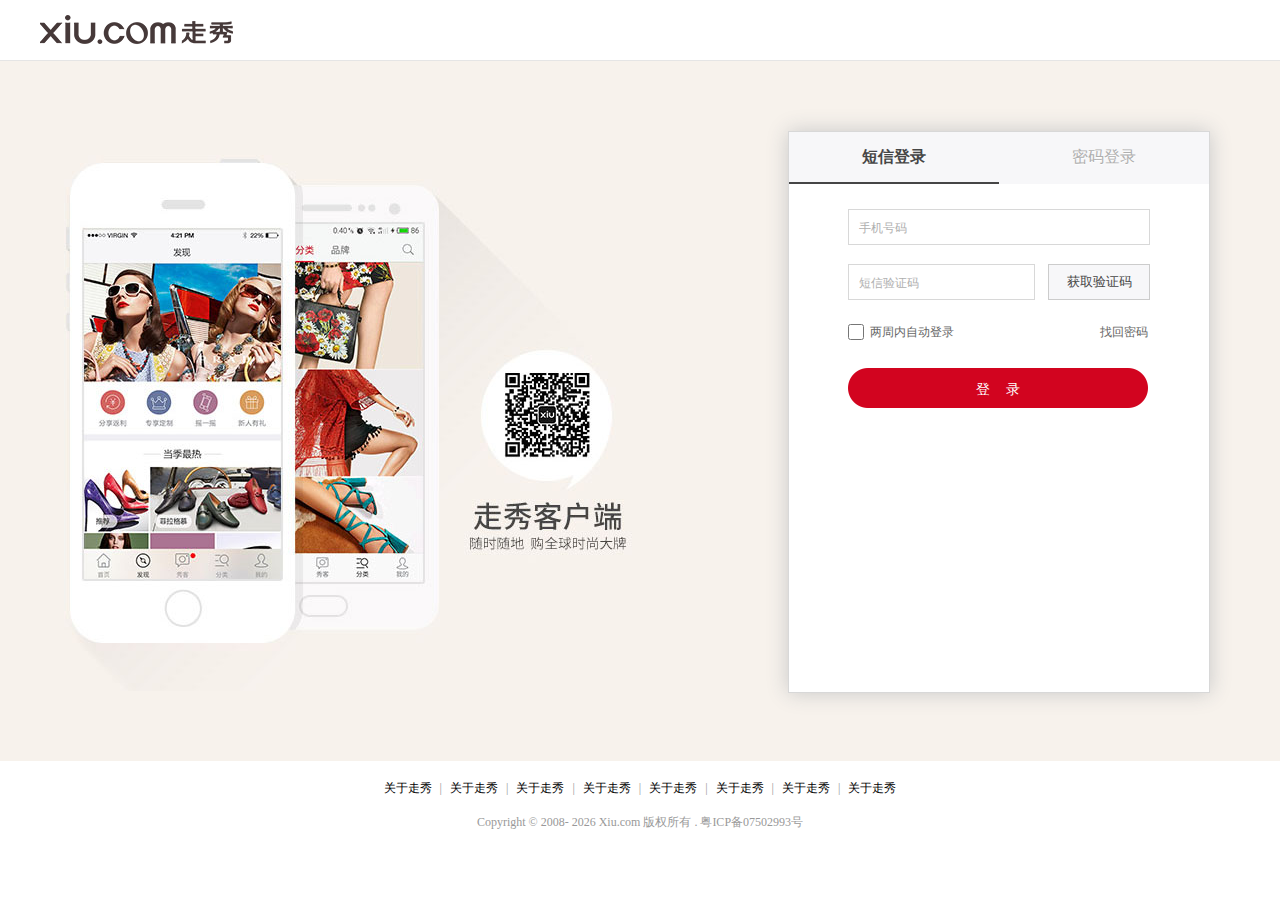
<file: xiuxiunew/login-in.html>
<!DOCTYPE html>
<html>
	<head>
		<meta charset="UTF-8">
		<title></title>
		<link rel="stylesheet" type="text/css" href="css/public.css"/>
		<link rel="stylesheet" type="text/css" href="css/login-in.css"/>
	</head>
	<body>	
		<div id="head">
			<div class="layout-header">
				<h1>
					<a href="index.html">
						<img src="img/login-logo.png" />
					</a>
				</h1>
			</div>
		</div>
		<div id="page">
			<div class="login-bgcl">
				<div class="login-theme"></div>
				<div class="login-box">
					<form>
						<div class="login-panler">
							<ul class="login-tab">
								<li>
									<a href="#" class="active checked">短信登录</a>
								</li>
								<li>
									<a href="#" class="a">密码登录</a>
								</li>
							</ul>
							<div class="login-from">
								<ul>
									<!--手机号码-->
									<li class="err-meg">
										<label>
											<b style=""></b>
											<span id="errormesstxt"></span>
										</label>
									</li>
									<li class="username">
										<input class="ltext" id="jmobile" type="text"/>
										<label for="jmobile" class="j-mobile">手机号码</label>
										<!--手机号码成功后弹出验证码信息-->
										<label class="err-xinxi">
											<p>新手机号将认为接受<a href="#">《走秀网用户协议》</a>并自动注册账号</p>
										</label>
									</li>
									<!--手机号码验证成功后弹出的信息-->
									
									<li class="num">
										<input class="num-text" id="numTe" type="text"/>
										<label for="numTe" class="check-num">验证码</label>
										<span id="code2" class="mycode"></span>
									</li>
									
									<!--短信验证-->
									<li class="err-msgCode">
										<label>
											<b style=""></b>
											<span id="err-msgCode"></span>
										</label>
									</li>
									<li class="msgCode">
										<input class="mtext" id="jcode" type="text"/>
										<label for="jcode" class="duanxin">短信验证码</label>
										<a href="#">获取验证码</a>
										<span class="clearx"></span>
									</li>
									
									<!--自动登录按钮-->
									<li class="check-opt">
										<label for="auto-check">
											<input type="checkbox" id="auto-check" />两周内自动登录
										</label>
										<a href="#">找回密码</a>
									</li>
									<li class="clfix">
										<button class="login-btn" id="login_Btn" type="submit">登&nbsp;&nbsp;&nbsp;&nbsp;录</button>
									</li>
								</ul>
							</div>
						</div>
					</form>
				</div>
			</div>
		</div>
		<div id="footer">
			<div class="footer-xiu">
				<a href="#">关于走秀</a>
				<b>|</b>
				<a href="#">关于走秀</a>
				<b>|</b>
				<a href="#">关于走秀</a>
				<b>|</b>
				<a href="#">关于走秀</a>
				<b>|</b>
				<a href="#">关于走秀</a>
				<b>|</b>
				<a href="#">关于走秀</a>
				<b>|</b>
				<a href="#">关于走秀</a>
				<b>|</b>
				<a href="#">关于走秀</a>
			</div>
			<div class="footer-tip">
				Copyright © 2008-
				<script>document.write(new Date().getFullYear());</script>
				<a href="index.html">Xiu.com</a>
				 版权所有 . 粤ICP备07502993号
			</div>
		</div>
		<script type="text/javascript" src="js/jquery.1.11.3.min.js" ></script>
		<script type="text/javascript" src="js/login-in.js" ></script>
		<script type="text/javascript" src="js/js.KinerCode.js" ></script>
		<script type="text/javascript">
			var inp2 = document.getElementById('numTe');
			var code2 = document.getElementById('code2');
			
			var c2 = new KinerCode({
	        len: 4,//需要产生的验证码长度
	        chars: ["1+2","3+15","6*8","8/4","22-15","6-0","1+2"],//问题模式:指定产生验证码的词典，若不给或数组长度为0则试用默认字典
	//        chars: [
	//            1, 2, 3, 4, 5, 6, 7, 8, 9, 0,
	//            'a', 'b', 'c', 'd', 'e', 'f', 'g', 'h', 'i', 'j', 'k', 'l', 'm', 'n', 'o', 'p', 'q', 'r', 's', 't', 'u', 'v', 'w', 'x', 'y', 'z',
	//            'A', 'B', 'C', 'D', 'E', 'F', 'G', 'H', 'I', 'J', 'K', 'L', 'M', 'N', 'O', 'P', 'Q', 'R', 'S', 'T', 'U', 'V', 'W', 'X', 'Y', 'Z'
	//        ],//经典模式:指定产生验证码的词典，若不给或数组长度为0则试用默认字典
	        question:true,//若给定词典为算数题，则此项必须选择true,程序将自动计算出结果进行校验【若选择此项，则可不配置len属性】,若选择经典模式，必须选择false
	        copy: false,//是否允许复制产生的验证码
	        bgColor:"",//背景颜色[与背景图任选其一设置]
	        bgImg:"",//若选择背景图片，则背景颜色失效
	        randomBg : true,//若选true则采用随机背景颜色，此时设置的bgImg和bgColor将失效
	        inputArea: inp2,//输入验证码的input对象绑定【 HTMLInputElement 】
	        codeArea: code2,//验证码放置的区域【HTMLDivElement 】
	        click2refresh:true,//是否点击验证码刷新验证码
	        false2refresh:true,//在填错验证码后是否刷新验证码
	        validateEven : "blur",//触发验证的方法名，如click，blur等
	        validateFn : function(result,code){//验证回调函数
	            if(result){
	                alert('验证成功');
	            }else{
					alert('验证码错误');
	            }
	        }
	    });
		</script>
	</body>
</html>
</file>
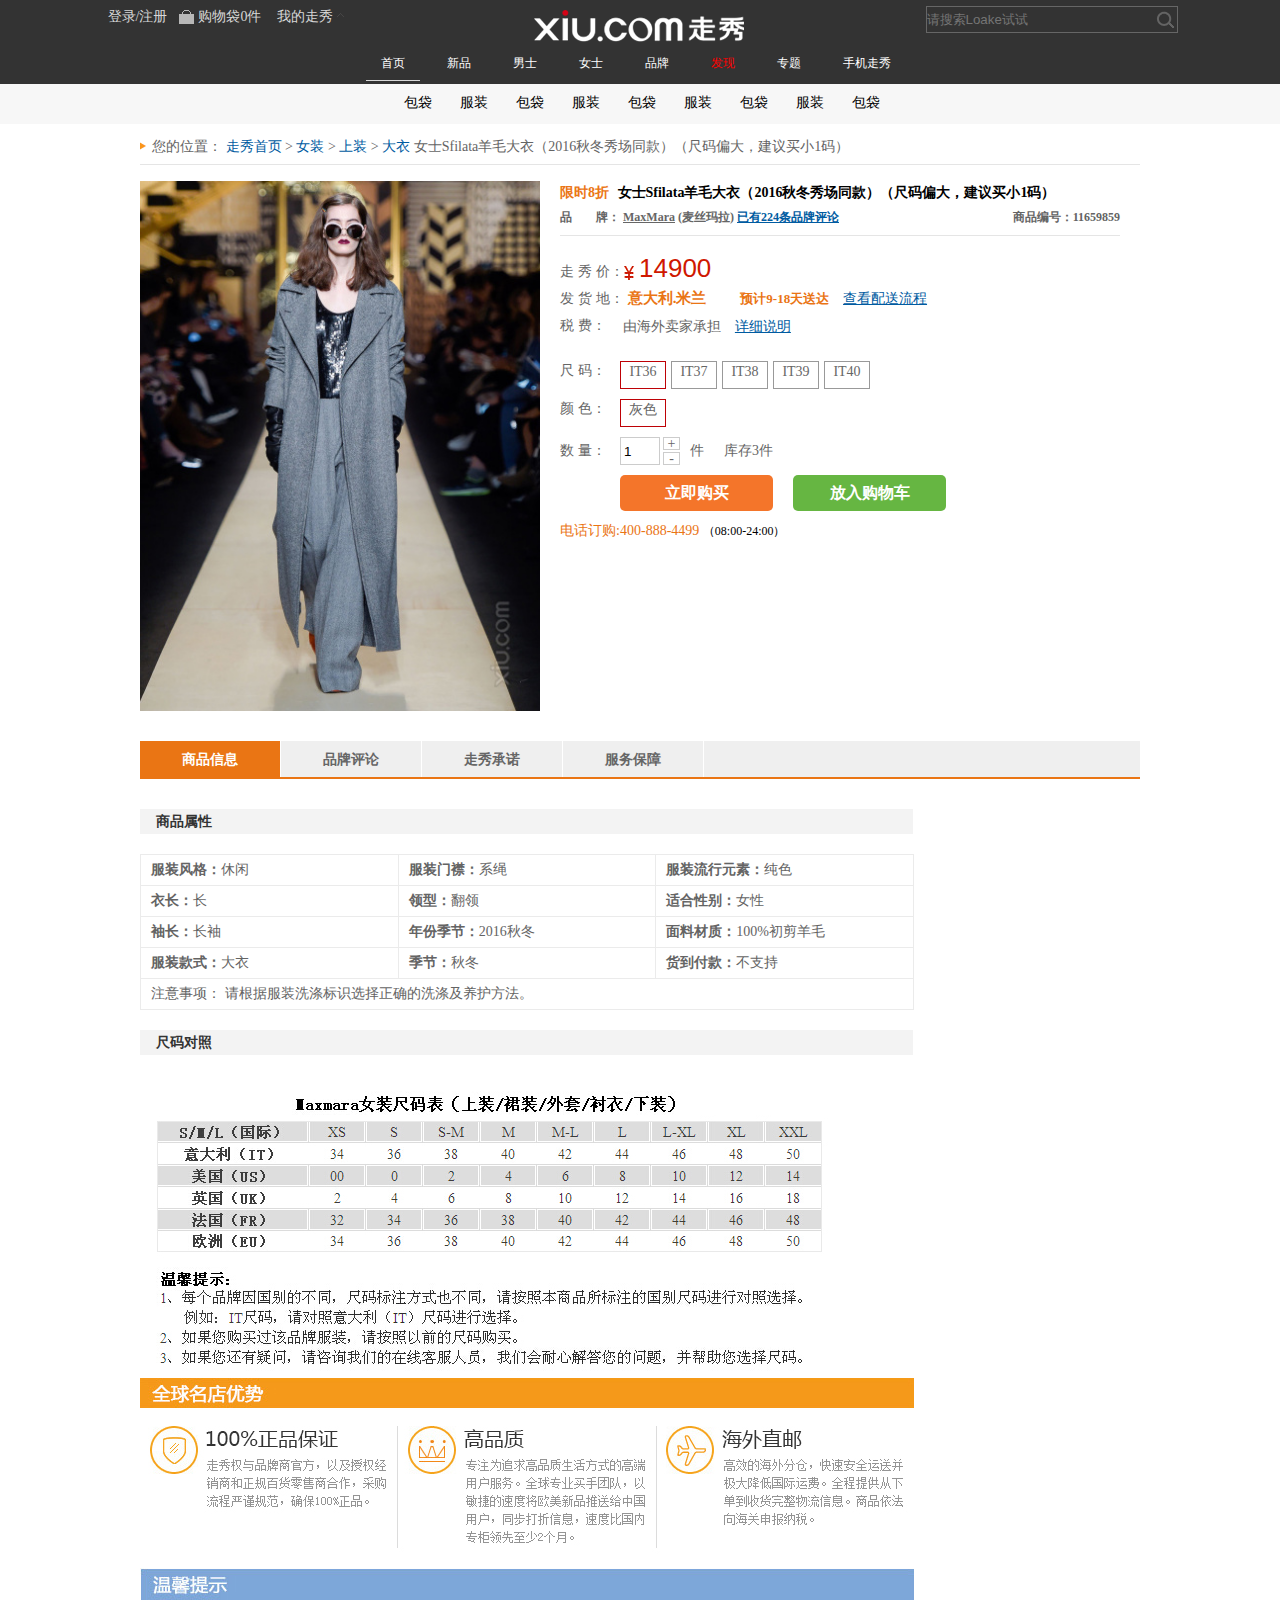
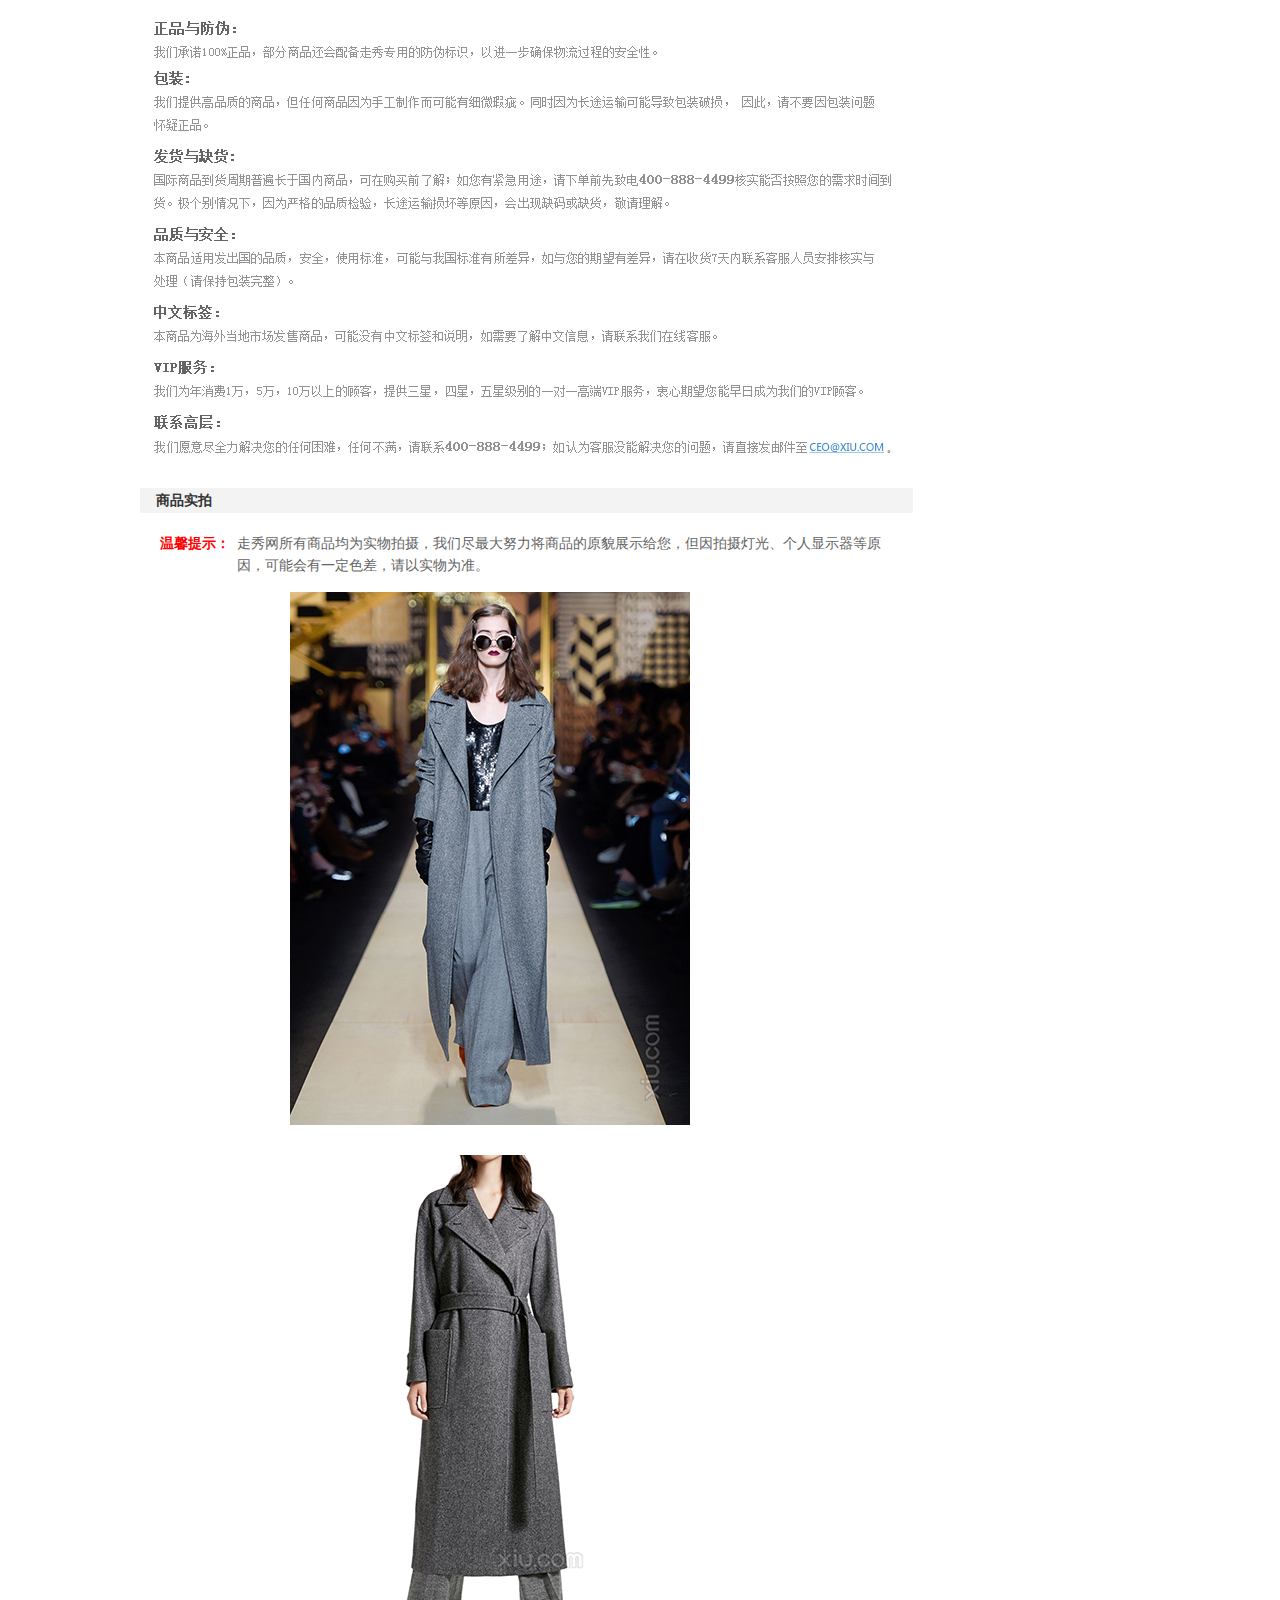
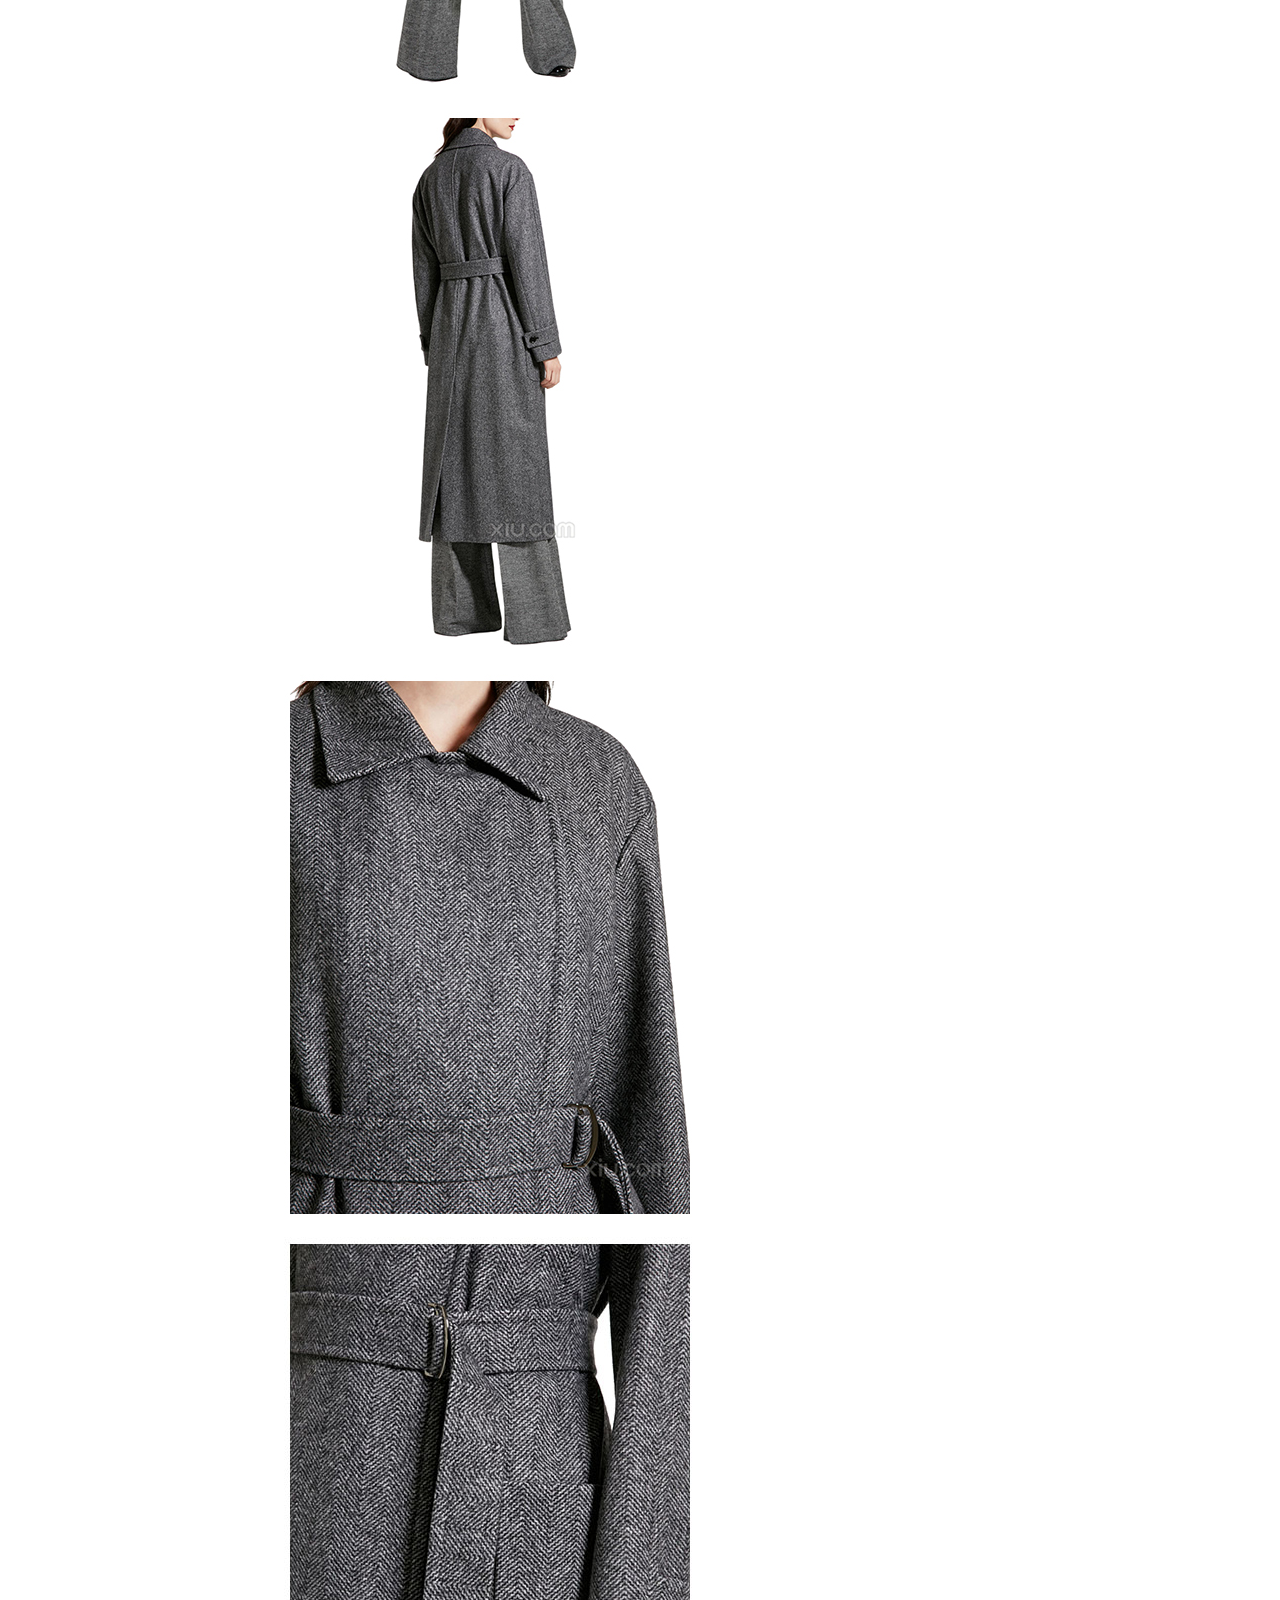
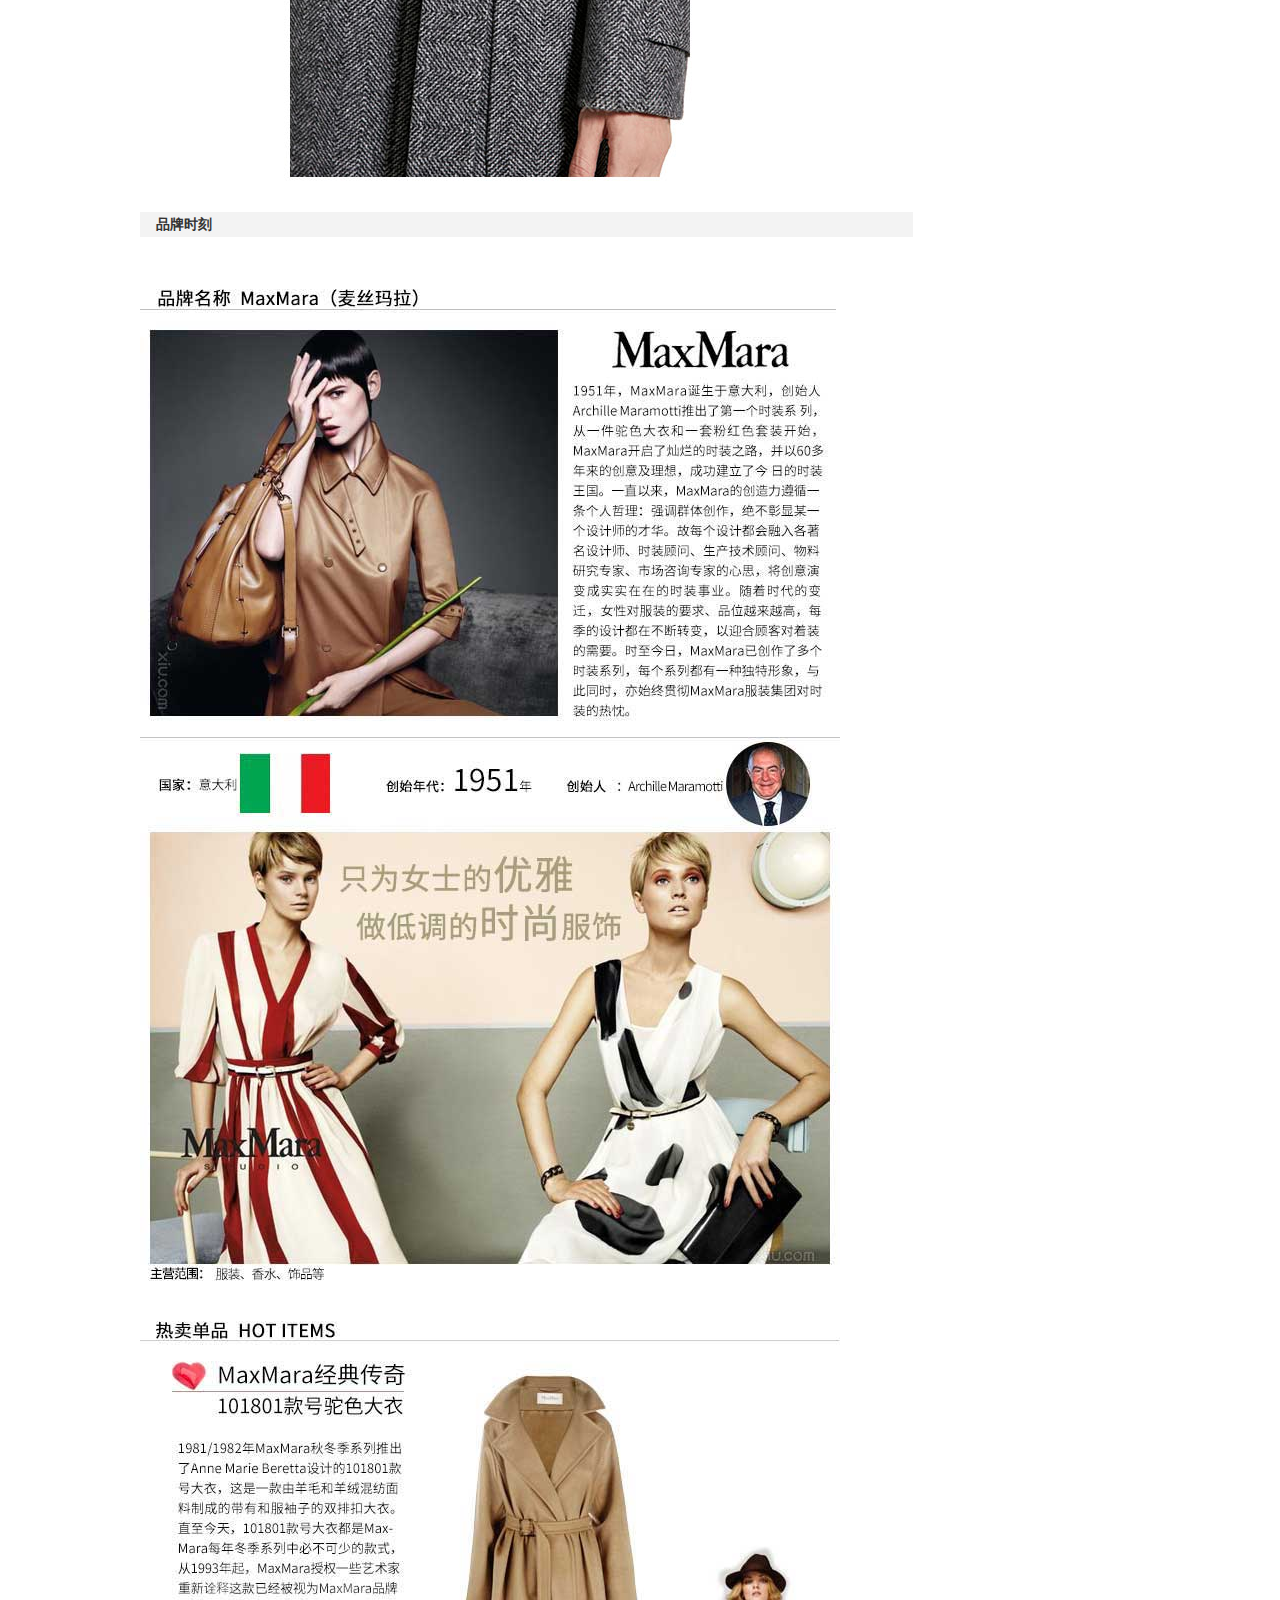
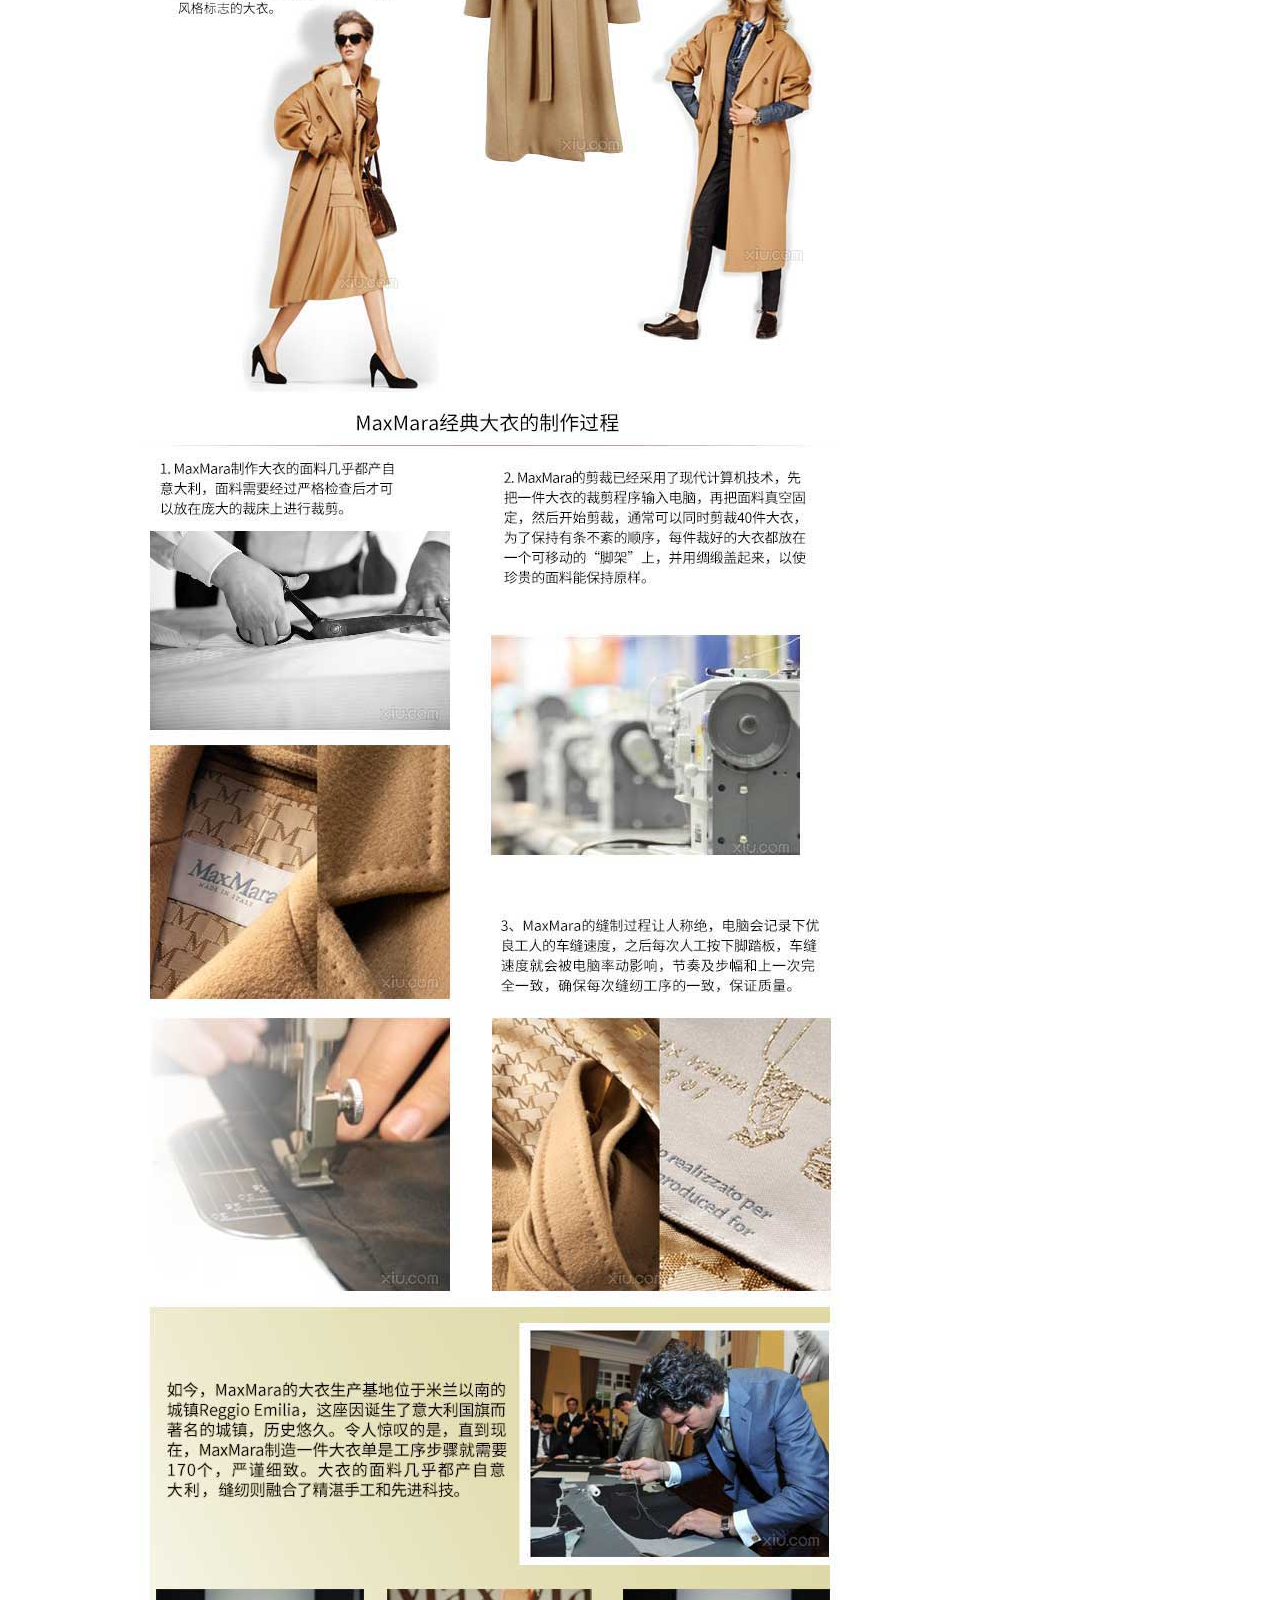
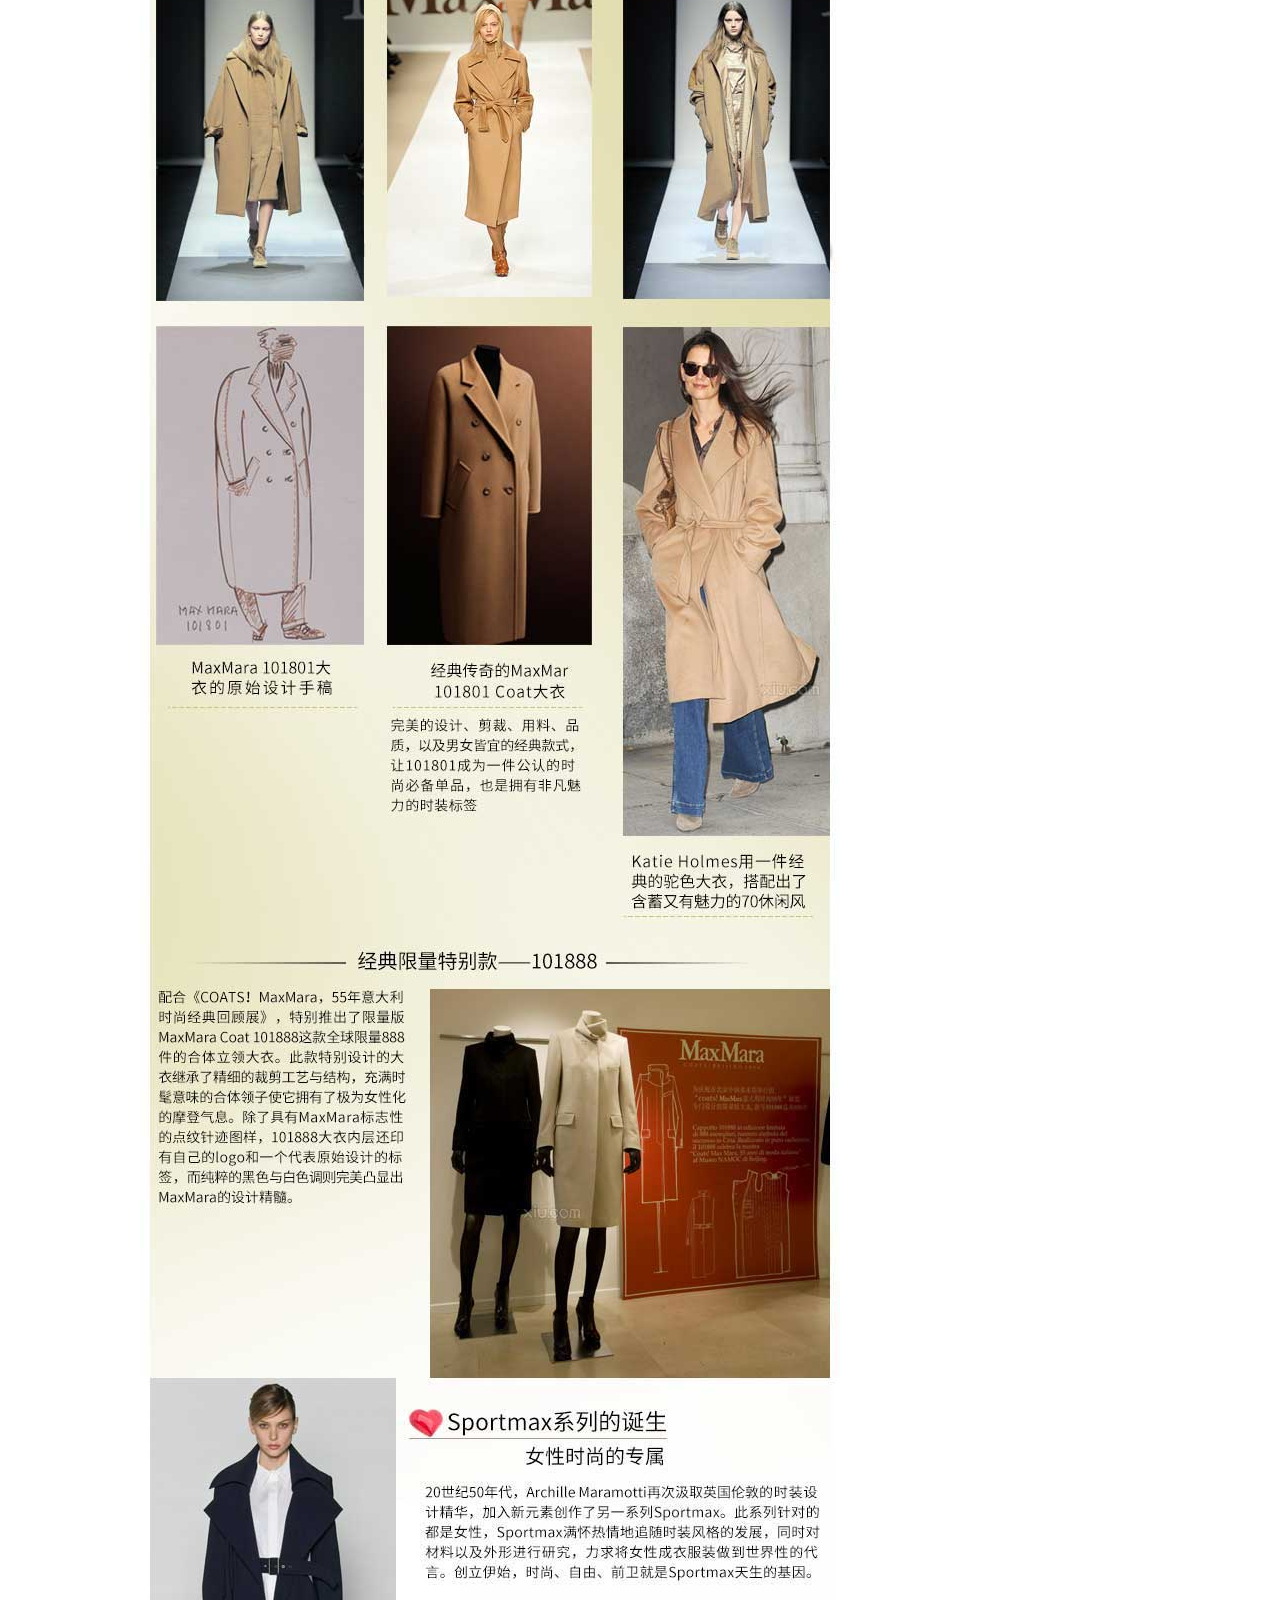
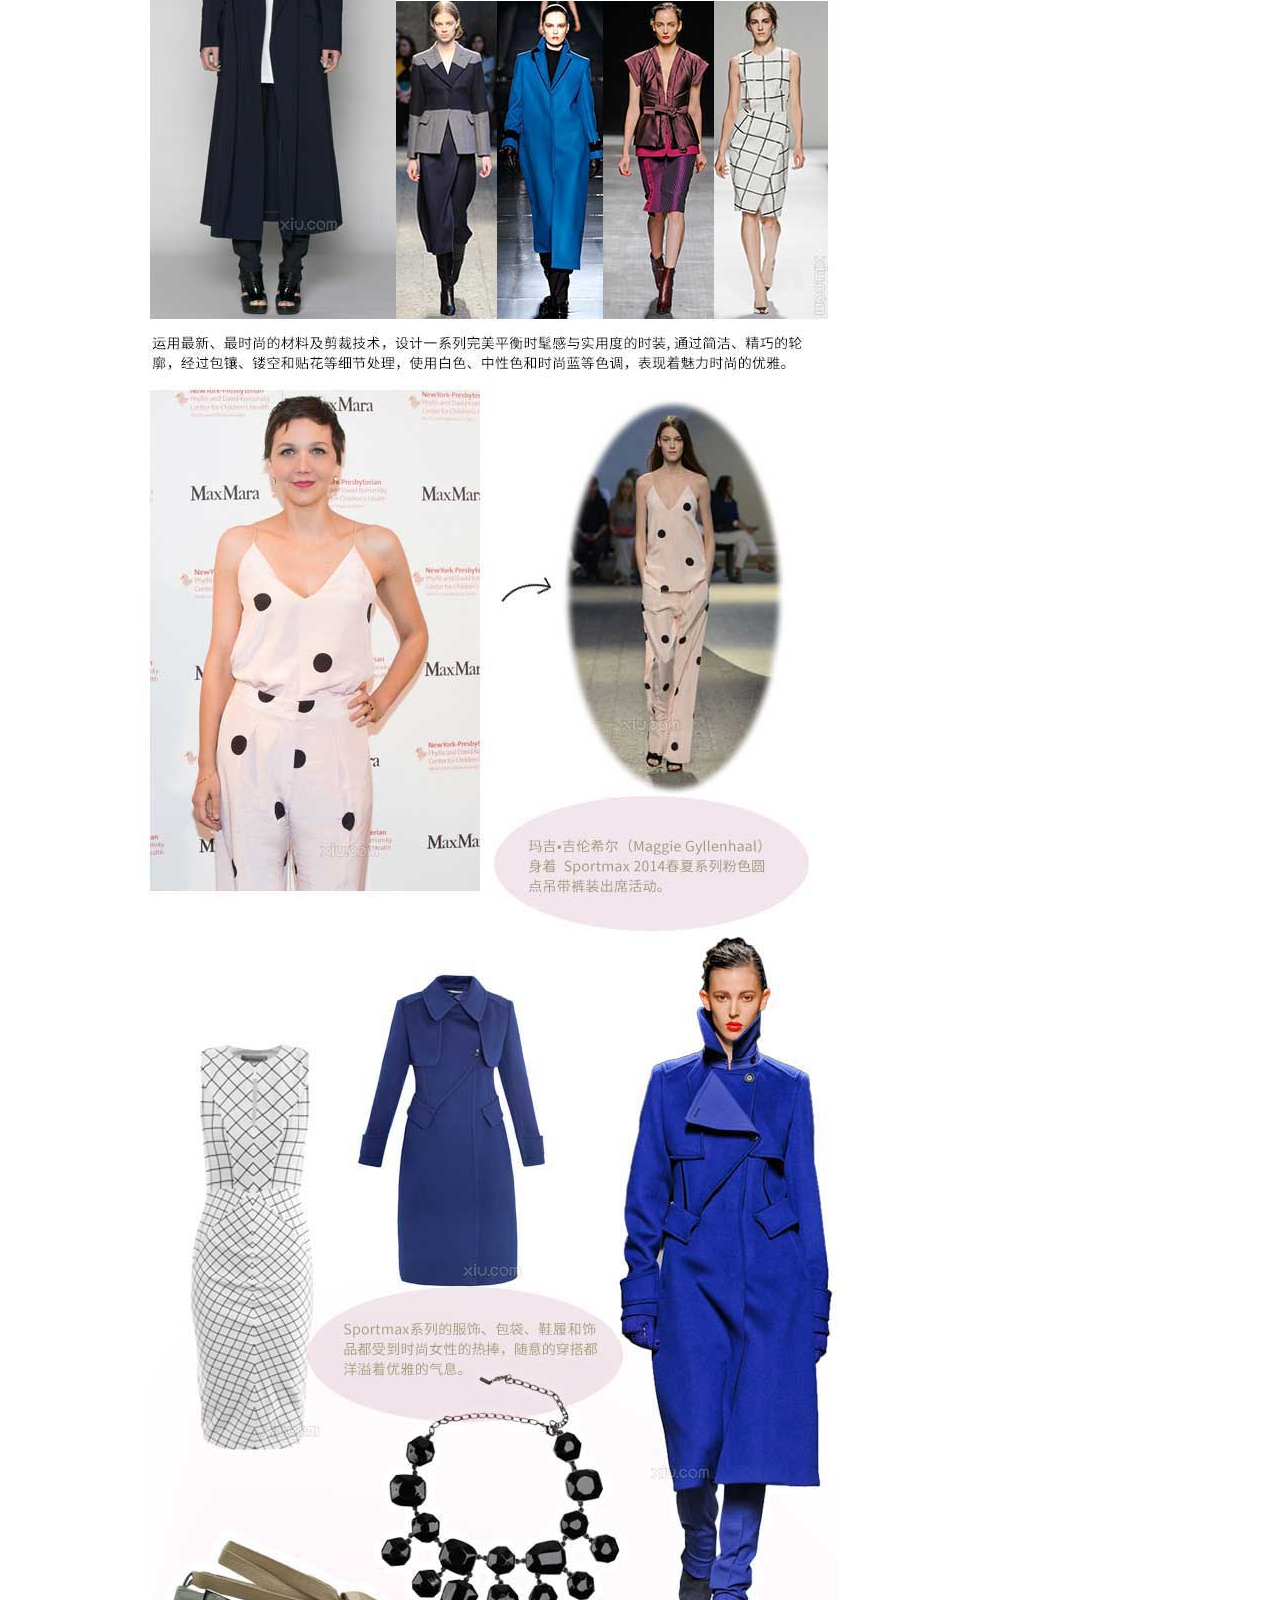
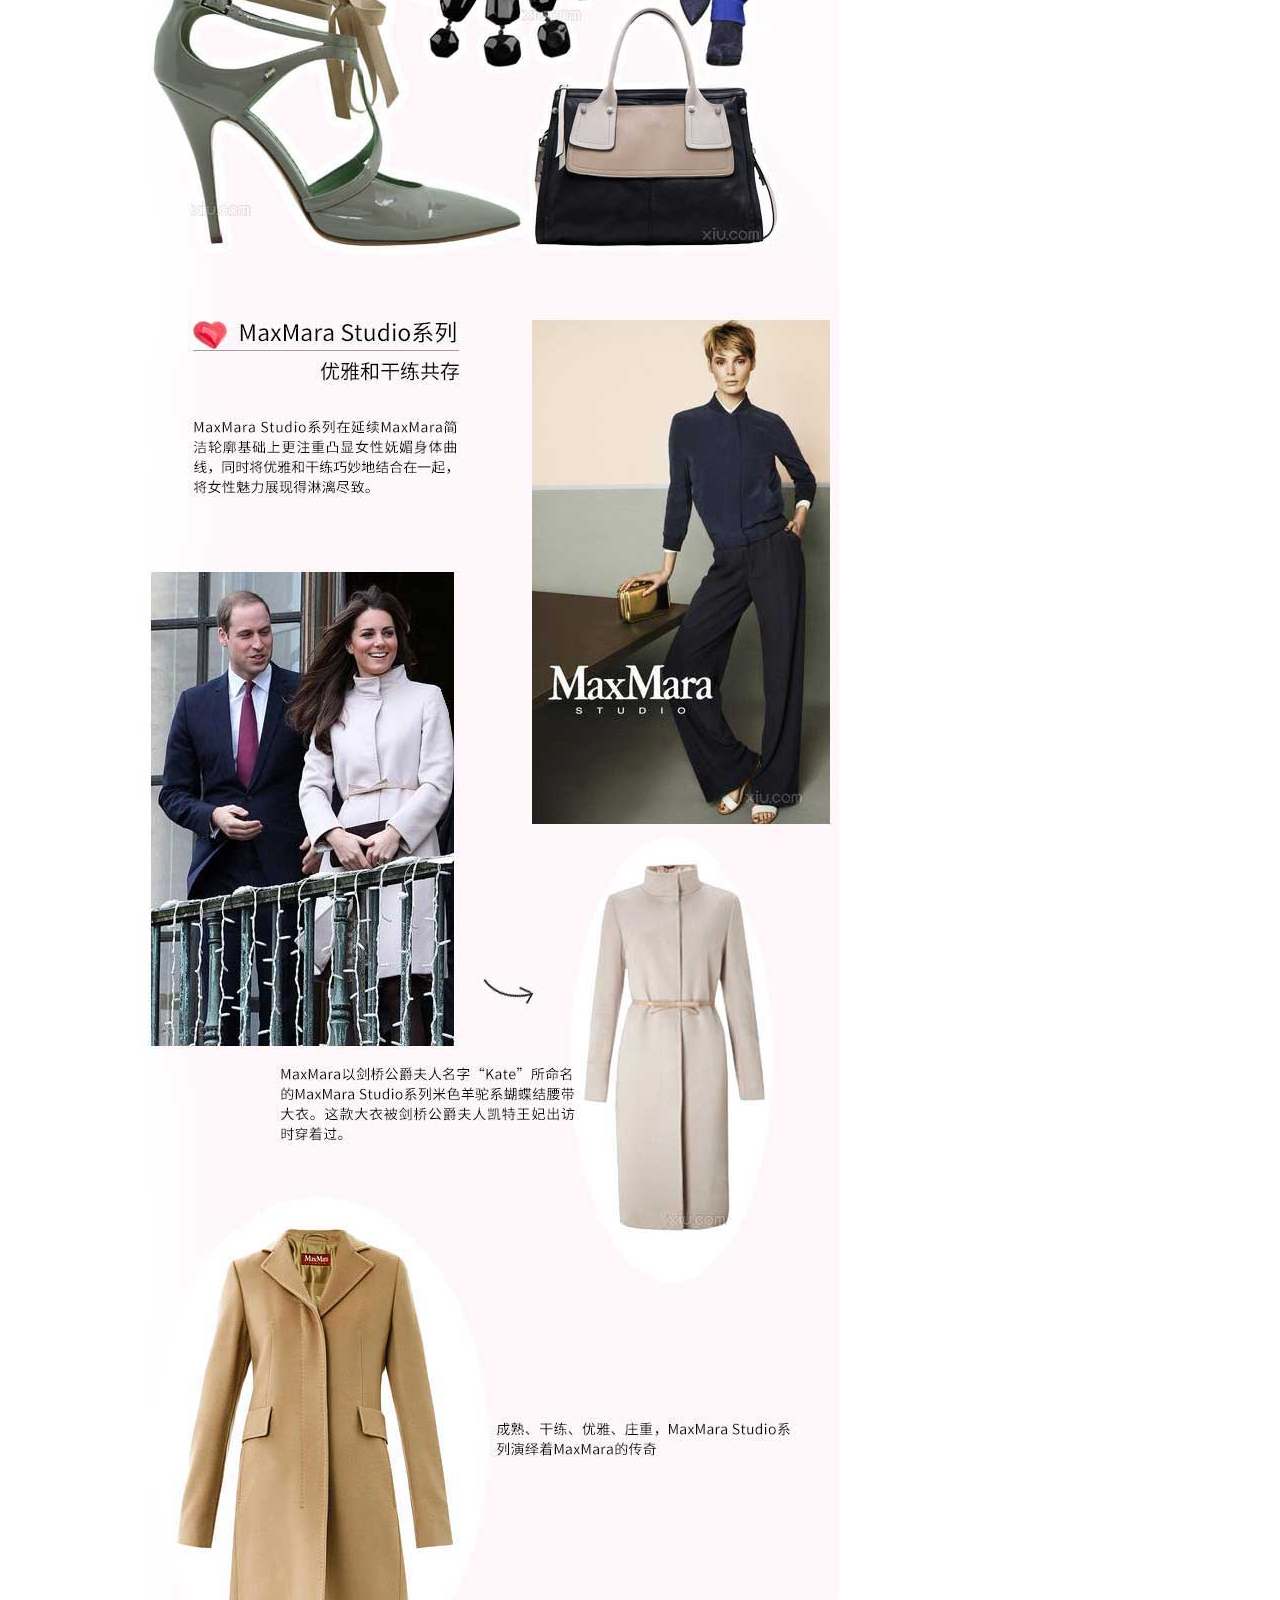
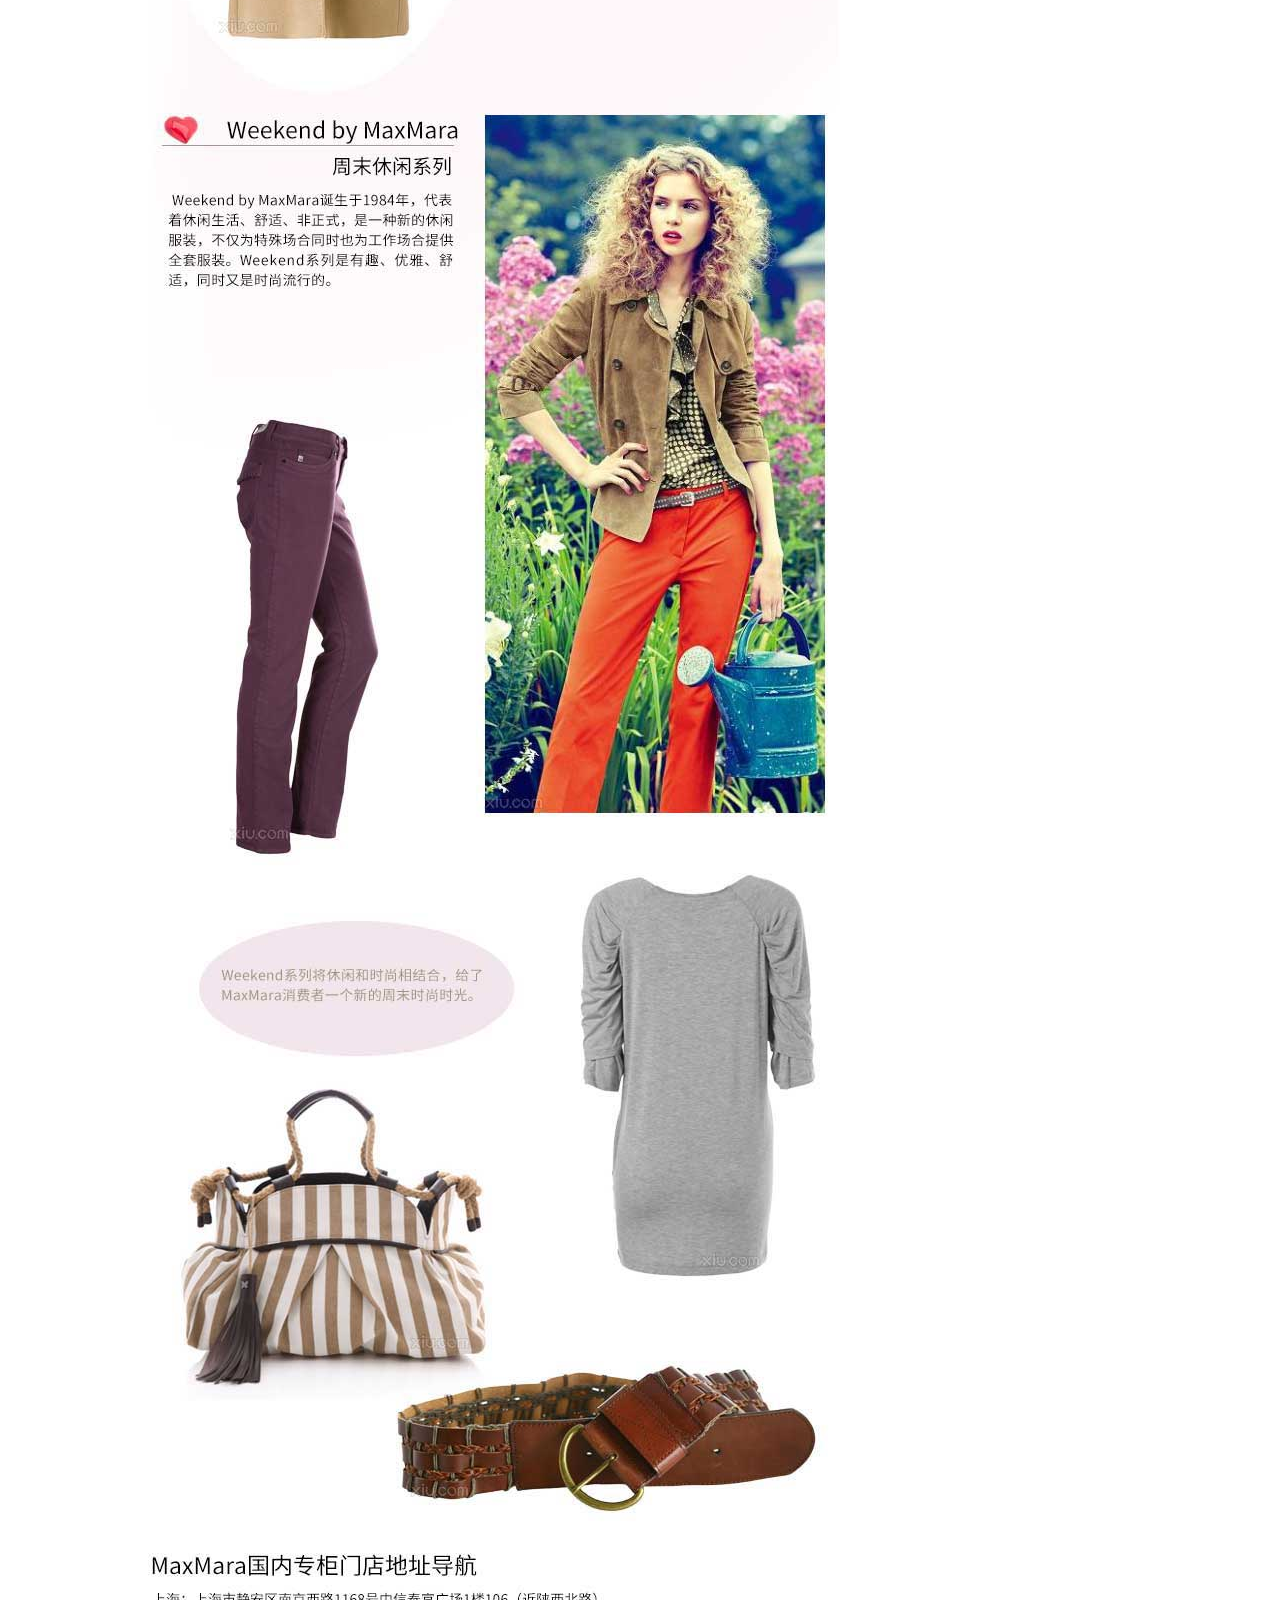
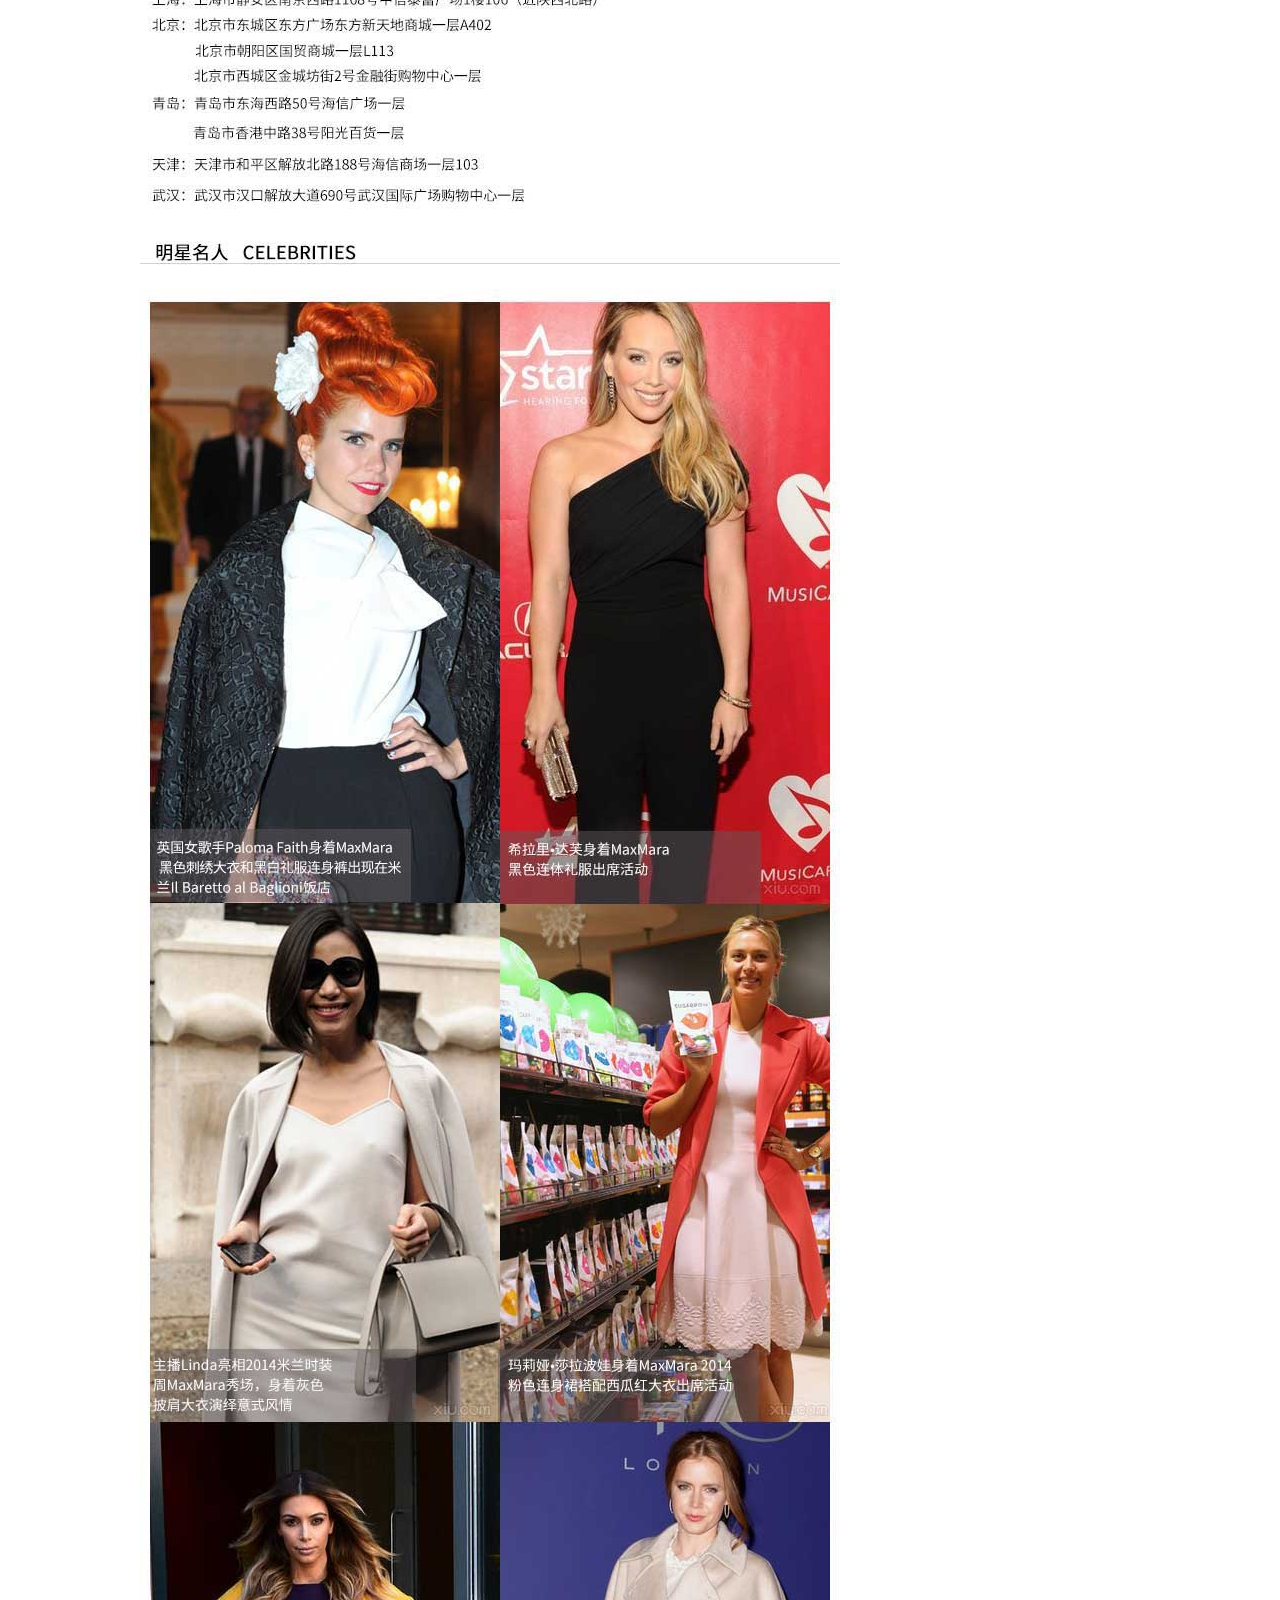
<file: xiuxiunew/xiangqingyemian.html>
<!DOCTYPE html>
<html>
	<head>
		<meta charset="UTF-8">
		<title></title>
		<link rel="stylesheet" type="text/css" href="css/public.css"/>
		<link rel="stylesheet" type="text/css" href="css/xiangqingyemian.css"/>
	</head>
	<body>
		<div id="head">
			<div class="top-logo">
				<a href="#"><img src="img/log.png" /></a>
			</div>
			<div class="margin">
				<div class="top">
					<div class="top-l">
						<ul>
							<li class="loginin"><a href="#">登录/注册</a></li>
							<li class="shopcar"><a href="#">购物袋0件
								<img src="img/11.png"/>
							</a></li>
							<li class="xiuxiu">
								<a href="#" class="aaa">我的走秀</a>
								<div class="ul">
									<a href="#">我的订单</a>
									<a href="#">自动退货</a>
									<a href="#">我的收藏</a>
									<a href="#">帮助中心</a>
									<a href="#">全部吐槽</a>
								</div>
							</li>
						</ul>
					</div>
					<div class="top-r">
						<a href="#"><input type="text" placeholder="请搜索Loake试试" /></a>
					</div>
				</div>
				<div class="clearx"></div>
				<div class="nav">
					<ul>
						<li><a href="index.html" class="first">首页</a></li>
						<li><a href="#">新品</a></li>
						<li><a href="#">男士</a></li>
						<li><a href="#">女士</a></li>
						<li><a href="#">品牌</a></li>
						<li><a href="#" class="faxian">发现</a></li>
						<li><a href="#">专题</a></li>
						<li><a href="#">手机走秀</a></li>
					</ul>
				</div>
			</div>
		</div>
		<div id="nav">
			<div class="tag-nav">
				<ul class="nav-wrapper clearfix">
					<li class="nav-item"><a href="#">包袋</a></li>
					<li class="nav-item"><a href="#">服装</a></li>
					<li class="nav-item"><a href="#">包袋</a></li>
					<li class="nav-item"><a href="#">服装</a></li>
					<li class="nav-item"><a href="#">包袋</a></li>
					<li class="nav-item"><a href="#">服装</a></li>
					<li class="nav-item"><a href="#">包袋</a></li>
					<li class="nav-item"><a href="#">服装</a></li>
					<li class="nav-item"><a href="#">包袋</a></li>	
				</ul>
			</div>
			<div class="tag-content">
				<div class="tag-con-item ">
					<div class="title">
						<a href="#">频道精选</a>
						<dl>
							<dt><a href="#">女士包袋</a></dt>
							<dd><a href="#">一二三四</a></dd>
							<dd><a href="#">一二三四</a></dd>
							<dd><a href="#">一二三四</a></dd>
							<dd><a href="#">一二三四</a></dd>
							<dd><a href="#">一二三四</a></dd>
							<dd><a href="#">一二三四</a></dd>
							<dd><a href="#">一二三四</a></dd>
							<dd><a href="#">一二三四</a></dd>
							<dd><a href="#">一二三四</a></dd>
							<dd><a href="#">一二三四</a></dd>
							<dd><a href="#">一二三四</a></dd>							
						</dl>
					</div>
					<div class="title-right">
						<dl>
							<dt><a href="#">品牌目录</a></dt>
							<dd><a href="#">asdff</a></dd>
							<dd><a href="#">asdff</a></dd>
							<dd><a href="#">asdff</a></dd>
							<dd><a href="#">asdff</a></dd>
							<dd><a href="#">asdff</a></dd>
							<dd><a href="#">asdff</a></dd>
							<dd><a href="#">asdff</a></dd>
							<dd><a href="#">asdff</a></dd>
							<dd><a href="#">asdff</a></dd>
							<dd><a href="#">asdff</a></dd>
							<dd><a href="#">asdff</a></dd>							
						</dl>
					</div>
				</div>
				<div class="tag-con-item">
					<div class="title">
						<a href="#">频道精选</a>
						<dl>
							<dt><a href="#">男士专卖</a></dt>
							<dd><a href="#">五六七八</a></dd>
							<dd><a href="#">五六七八</a></dd>
							<dd><a href="#">五六七八</a></dd>
							<dd><a href="#">五六七八</a></dd>
							<dd><a href="#">五六七八</a></dd>
							<dd><a href="#">五六七八</a></dd>
							<dd><a href="#">五六七八</a></dd>
							<dd><a href="#">五六七八</a></dd>
							<dd><a href="#">五六七八</a></dd>
							<dd><a href="#">五六七八</a></dd>
							<dd><a href="#">五六七八</a></dd>							
						</dl>
					</div>
					<div class="title-right">
						<dl>
							<dt><a href="#">品牌目录</a></dt>
							<dd><a href="#">asdff</a></dd>
							<dd><a href="#">asdff</a></dd>
							<dd><a href="#">asdff</a></dd>
							<dd><a href="#">asdff</a></dd>
							<dd><a href="#">asdff</a></dd>
							<dd><a href="#">asdff</a></dd>
							<dd><a href="#">asdff</a></dd>
							<dd><a href="#">asdff</a></dd>
							<dd><a href="#">asdff</a></dd>
							<dd><a href="#">asdff</a></dd>
							<dd><a href="#">asdff</a></dd>							
						</dl>
					</div>
				</div>
			</div>
		</div>
		<div id="main">
			<div class="dh">
				您的位置：
				<span>
					<a href="#">走秀首页</a>
					>
					<a href="#">女装</a>
					>
					<a href="#">上装</a>
					>
					<a href="#">大衣</a>
				</span>
				<span>
					女士Sfilata羊毛大衣（2016秋冬秀场同款）（尺码偏大，建议买小1码）
				</span>
			</div>
			<div class="goods-detail" data-gid="10001">
				<!--放大镜-->
				<div class="glass">
					<div class="small">
						<img src="img/g1_402_536.jpg"/>
						<span class="filter"></span>
					</div>
					<div class="large">
						<img src="img/g1_900_1200.jpg" class="large-img"/>
					</div>
				</div>
				<!--放大镜右边-->
				<div class="right">
					<div class="s-title">
						<span>
							<h1>
								<font>限时8折</font>
								女士Sfilata羊毛大衣（2016秋冬秀场同款）（尺码偏大，建议买小1码）
							</h1>
						</span>
						<span class="cp">
							<font>品　　牌：</font>
							<a href="#" class="texu-a">MaxMara</a>
							<a href="#">(麦丝玛拉)</a>
							<a href="#" class="texu-a2">已有224条品牌评论</a>
							<i>商品编号：11659859</i>
						</span>
					</div>
					<div class="spice">
						<div class="coll">
							<span class="sp1">走 秀 价：</span>
								
							<span class="sp2">14900</span>
						</div>
						<dic class="clearx"></dic>
						<p class="coll-p1">
							<span class="sp1">发 货 地：</span>
							<b>意大利.米兰</b>
							<b class="stime">预计9-18天送达</b>
							<a href="#">
								查看配送流程
								<i>
									<img src="img/PC-Italy9-18.jpg" />
								</i>
							</a>
						</p>
						<p class="coll-p2">
							<span>税   费：</span>
							由海外卖家承担
							<a href="#">详细说明</a>
							<em>
								本商品为海外商品，关税由海外卖家承担，如顾客接海关或物流商通知缴纳税费，请先行按国家规定支付，再凭纳税凭证联系走秀客服找海外卖家报销。
							</em>
						</p>
					</div>
					<dl class="tb-prop size clearfix">
						<dt class="tb-title">尺 码：</dt>
						<dd class="tb-con">
							<ul class="size-content">
								<li class="first selected"><a href="#">IT36</a></li>
								<li><a href="#">IT37</a></li>
								<li><a href="#">IT38</a></li>
								<li><a href="#">IT39</a></li>
								<li><a href="#">IT40</a></li>
							</ul>
						</dd>
					</dl>
					<dl class="tb-prop color clearfix">
						<dt class="tb-title">颜 色：</dt>
						<dd class="tb-con">
							<ul class="color-content">
								<li class="tb-con-item selected">
									灰色
								</li>
							</ul>
						</dd>
					</dl>
					<dl class="tb-prop amount clearfix">
						<dt class="tb-title">数 量：</dt>
						<dt class="tb-con">
							<div class="amount-item amount-op">
								<input type="text" class="amount-input" value="1">
								<a href="javascript:;" class="amount-increase">+</a>
								<a href="javascript:;" class="amount-decrease">-</a>
							</div>
							<span class="amount-item">件</span>
							<div class="amount-item stock">
								库存<span class="stock-num">3</span>件
							</div>
						</dt>
					</dl>
					<dl class="tb-prop size clearfix">
						<dt class="tb-title">&nbsp;</dt>
						<dt class="tb-con">
							<div class="user-option option-bynow">
								<a href="#">立即购买</a>
							</div>
							<div class="user-option option-addCart">
								<a href="#">放入购物车</a>
							</div>
						</dt>
					</dl>
					<dl class="tb-prop call-buy clearfix">
						<dt class="tb-title">电话订购:</dt>
						<dd>
							<strong>400-888-4499</strong>
							<span>（08:00-24:00）</span>
						</dd>
					</dl>
				</div>
			</div>
		</div>
		<div class="clearx"></div>
		<!---------------------------详情页面详细内容区--------------------->
		<div id="shenbao">
			<div class="title">
				<ul class="navIem-wrapper">
					<li class="navItem pb-current"><a href="#">商品信息</a></li>
					<li class="navItem"><a href="#">品牌评论</a></li>
					<li class="navItem"><a href="#">走秀承诺</a></li>
					<li class="navItem"><a href="#">服务保障</a></li>
				</ul>
			</div>
			<div class="sp-content">
				<div class="sp-con-item spItem pb-current">
					<h5>商品属性</h5>
					<table class="tab_xq" width="100%" cellspacing="0" cellpadding="0" border="0">
						<tbody>
							<tr>
								<td width="32%"><strong>服装风格：</strong>休闲</td>
								<td width="32%"><strong>服装门襟：</strong>系绳</td>
								<td width="32%"><strong>服装流行元素：</strong>纯色</td>
							</tr>
							<tr>
								<td width="32%"><strong>衣长：</strong>长</td>
								<td width="32%"><strong>领型：</strong>翻领</td>
								<td width="32%"><strong>适合性别：</strong>女性</td>
							</tr>
							<tr>
								<td width="32%"><strong>袖长：</strong>长袖</td>
								<td width="32%"><strong>年份季节：</strong>2016秋冬</td>
								<td width="32%"><strong>面料材质：</strong>100%初剪羊毛</td>
							</tr>
							<tr>
								<td width="32%"><strong>服装款式：</strong>大衣</td>
								<td width="32%"><strong>季节：</strong>秋冬</td>
								<td title="不支持" width="32%"><strong>货到付款：</strong>不支持</td>
							</tr>
						</tbody>
					</table>
					<div class="clearx"></div>
					<div style="border:1px solid #ebebeb;border-top-style: none;height: 30px;line-height: 30px;padding-left: 10px;">
							<strong style="display: inline-block;">注意事项：</strong>
							请根据服装洗涤标识选择正确的洗涤及养护方法。
					</div>
					<h5>尺码对照</h5>
					<img src="img/sizeImage_9364.jpg" />
					<img src="img/ys.jpg"/>
					<img src="img/wx.jpg"/>
					<h5>商品实拍</h5>
					<div style="padding:0 20px;">
						<div style="color:red;font-weight: bold;width: 5.5em;;height:2em;float: left;">
							温馨提示：
						</div>
						<div class="warmth_tips_content">
							走秀网所有商品均为实物拍摄，我们尽最大努力将商品的原貌展示给您，但因拍摄灯光、个人显示器等原因，可能会有一定色差，请以实物为准。
						</div>
					</div>
					<div class="imglist">
						<img src="img/e0.jpg"/>
						<img src="img/e1.jpg"/>
						<img src="img/e2.jpg"/>
						<img src="img/e3.jpg"/>
						<img src="img/e4.jpg"/>
					</div>
					<h5>品牌时刻</h5>
					<img src="img/6218513_2_11451111897149.jpg"/>
					<div class="wx_tps">
              			<strong>温馨提醒</strong>
                		<p>走秀网市场价采集自品牌国内外商场专柜及品牌官网标价，仅供参考，不作为购物依据。因各种因素导致市场价格浮动，从而造成走秀网市场价与专柜价或官网标价不一致的，为避免由此产生的任何纠纷，走秀网提醒你请均以专柜价或官网标价为准，敬请知悉。</p>
              		</div>
				</div>
				<div class="sp-con-item">
					222
				</div>
				<div class="sp-con-item">
					333
				</div>
				<div class="sp-con-item">
					444
				</div>
			</div>
		</div>
		<div class="clearx"></div>
		<div id="footer">
			<div class="margin">
				<div class="cs"></div>
				<dl>
					<dt><a href="#">新手入门</a></dt>
					<dd><a href="#">购物流程</a></dd>
					<dd><a href="#">购物流程</a></dd>
					<dd><a href="#">购物流程</a></dd>
					<dd><a href="#">购物流程</a></dd>
					<dd><a href="#">购物流程</a></dd>					
				</dl>
				<dl>
					<dt><a href="#">新手入门</a></dt>
					<dd><a href="#">购物流程</a></dd>
					<dd><a href="#">购物流程</a></dd>				
				</dl>
				<dl>
					<dt><a href="#">新手入门</a></dt>
					<dd><a href="#">购物流程</a></dd>
					<dd><a href="#">购物流程</a></dd>
					<dd><a href="#">购物流程</a></dd>					
				</dl>
				<dl>
					<dt><a href="#">新手入门</a></dt>
					<dd><a href="#">购物流程</a></dd>
					<dd><a href="#">购物流程</a></dd>
					<dd><a href="#">购物流程</a></dd>
					<dd><a href="#">购物流程</a></dd>					
				</dl>
				<dl class="wc">
					<dt><a href="#">走进微信客服</a></dt>
					<dd></dd>
				</dl>
			</div>
		</div>
		<div id="foot">
			<div class="margin">
				<div class="foot-click">
					<ul>
						<li><a href="#">嘻嘻哈哈</a>|</li>
						<li><a href="#">嘻嘻哈哈</a>|</li>
						<li><a href="#">嘻嘻哈哈</a>|</li>
						<li><a href="#">嘻嘻哈哈</a>|</li>
						<li><a href="#">嘻嘻哈哈</a>|</li>
						<li><a href="#">嘻嘻哈哈</a>|</li>
						<li><a href="#">嘻嘻哈哈</a>|</li>
						<li><a href="#">嘻嘻哈哈</a>|</li>
						<li><a href="#">嘻嘻哈哈</a>|</li>
						<li><a href="#">嘻嘻哈哈</a>|</li>
						<li><a href="#">嘻嘻哈哈</a></li>
					</ul>
				</div>
				<p>
					Copyright © 2008-2016 . <a href="#">Xiu.com</a>
					深圳走秀网络科技有限公司 版权所有 . <a href="#">粤ICP备07502993号</a>
				</p>
			</div>
		</div>
		<script type="text/javascript" src="js/jquery.1.11.3.min.js" ></script>
		<script type="text/javascript" src="js/jquery.cookie.js" ></script>
		<script type="text/javascript" src="js/xiangqingyemian.js" ></script>
	</body>
</html>
</file>
<file: xiuxiu/css/public.css>
@charset "utf-8";
body{font:12px/24px "微软雅黑";color:#666;word-wrap:break-word;}
body,ol,ul,h1,h2,h3,h4,h5,h6,p,th,td,dl,dd,form,fieldset,legend,input,textarea,select{margin:0;padding:0;}
li{list-style:none;}
a,u,del,s{text-decoration:none;color:#000;}
a img{border:0;}
i,em{font-style:normal;}
b,th,strong{font-weight:normal;}
img{vertical-align:middle;} 
table{border-collapse:collapse;}
input,textarea{outline:none;}

.cu{cursor:pointer;}
.clear{zoom:1;}
.clear:after{content:"";clear:both;display:block;height:0;overflow:hidden;visibility:hidden;}
.clearx{clear:both;}
.over{overflow:hidden;text-overflow:ellipsis;white-space:nowrap;}
.vm{vertical-align:middle;display:inline-block;}
.vcenter{width:0px;height:100%;vertical-align:middle;display:inline-block;}
.dis100{display:block;width:100%;height:100%;}
.ind2{text-indent:2em;}
.bor0{border:0;}
.l{float:left;}
.r{float:right;}
.pl_1{position:relative;top:-1px;}
.pl_2{position:relative;top:-2px;}
</file>
<file: xiuxiu/css/index.css>
@charset "utf-8";
/* CSS Document */
.margin{width:1075px;margin:0 auto;}

#head{
	background: #333;
	width:100%;
	height: 84px;
	position: relative;
}
#head .top{
	
}
#head .top .top-l{
	float: left;
}
#head .top .top-l ul.se li{
	display: none;
	width:60px;
	position: absolute;
	left: 160px;
	top: 34px;
}
#head .top .top-l ul li{
	display: inline;
	
}
#head .top .top-l ul li a{
	float: left;
	line-height: 34px;
	height: 34px;
	color: #d7d7d7;
}
#head .top .top-l ul li.loginin a{
	padding: 0 5px;
}
#head .top .top-l ul li.shopcar a{
	padding: 0 6px 0 26px;
	background: url(../img/1.png) no-repeat left center;
	z-index: 99;
}
#head .top .top-l ul li.shopcar a img{
	display: none;
	position: absolute;
	left:205px;
	top:30px;
}
#head .top .top-l ul li.shopcar a:hover img{
	display: block;
	color:#888888;
	
}
#head .top .top-l ul li.xiuxiu .aaa{
	padding: 0 15px 0 10px;	
	background: url(../img/5.png) no-repeat right center;
}
#head .top .top-l ul li.xiuxiu .aaa:hover{
	background: #fff;
	color: #FEB300;
}
#head .top .top-l ul li.xiuxiu .ul{
	width:73px;
	height:120px;
	background: #F7F7F7;
	color: #000;
	position: absolute;
	left:287px;
	top:29px;
	display: none;
}
#head .top .top-l ul li.xiuxiu .ul a{
	line-height: 22px;
	padding: 0 15px 0 10px;	
	height:22px;
	text-align: center;
	color: #151515;
	line-height: 22px;
}
#head .top .top-l ul li.xiuxiu:hover .ul{
	display: block;
	color: #000000;
	background: #fff;
}
#head .top .top-l ul li.xiuxiu .ul a:hover{
	background: #FEB300;
}
#head .top .top-r{
	float: right;
	margin-top:6px ;
}
#head .top .top-r a input{
	background: #000;
	border: 1px solid #666;
	height: 25px;
	width:250px;
	background: url(../img/3.png) no-repeat right center;
}
#head .top-logo{
	position: absolute;
	left: 50%;
	width:212px;
	padding: 10px 0 0 0;
	margin: 0 0 0 -106px;
}
#head .margin .nav{
	margin :10px auto 0;
	width:1075px;
	height: 38px;
}
#head .nav ul{
	margin-left: 257px;
}
#head .nav ul li{
	height: 38px;
	float: left;
	line-height: 38px;
	font-size: 12px;
}
#head .nav ul li a{
	padding:12px 15px 10px;
	color: #fff;
	margin: 0 6px;
}
#head .nav ul li a.first{
	border-bottom:1px solid #d7d7d7 ;
}
#head .nav ul li a.faxian{
	color: red;
}
#head .nav ul li a:hover{
	border-bottom:1px solid #d7d7d7 ;
	color: #d7d7d7;
}
#head .nav ul li a.faxian:hover{
	color: #F00000;
}
#nav{
	height: 40px;
	width:100%;
	background:#F7F7F7;
}
.clearfix:after {
	display: block;
	height: 0;
	content: '';
	clear: both;
}
#nav .nav-wrapper{
	margin-left: 390px;
}
#nav .nav-wrapper .nav-item{
	float: left;
	width: 56px;
	height: 38px;
	text-align: center;
	cursor: pointer;
}
.nav .nav-wrapper .nav-item:hover {

	background-color: #fff;
}
#nav .nav-wrapper .nav-item a{
	line-height: 38px;
	
	color: #000000;
}
#nav .nav-wrapper .nav-item.current {
	color: #fff;
	background-color: #999;
}

#nav .tag-con-item {
	display: none;
	position: absolute;
	left:390px;
	top:124px;
	width:666px;
	height:333px;
	background: #fff;
	color: #000;
	z-index: 3;
	float: left;
}
#nav .tag-con-item .title {
	float: left;
	width:566px;
	height: 333px;
}
#nav .tag-con-item .title-right{
	float: left;
	width:100px;
	height:333px;
}

#banner img{
	height: 546px;
	padding: 20px 0 30px;
}

#home_shout a{
	float: left;
	margin:0 28px 0 0;
	transition: all .3s;
	-webkit-transition: all .3s;
	-moz-transition: all .3s;
}
#home_shout a img:hover{
	transform: translateX(-15px);
	-webkit-transform: translateX(-15px);
	-moz-transform: translateX(-15px);
}
#main .title img{
	margin: 0 auto;
    text-align: center;
    display: inherit;
}
#main  ul{
	margin:20px 0;
	height: 537px;
}
#main  ul li a img{
	float: left;
	width:358px;
	opacity: 1;
}
#main  ul li a img:hover{
	opacity: 0.8;
}
#topic .title img{
	margin: 0 auto;
    text-align: center;
    display: inherit;
}
#topic ul{
	margin:20px 0;
	height: 275px;
}
#topic ul li{
	width:537.5px;
	height:275px;
	float: left;
}
#topic ul li a{
	width:537.5px;
	position: relative;
	height:275px;
	float: left;
	transition: all .5s;
	-webkit-transition: all .5s;
	-moz-transition: all .5s;
	overflow: hidden;
}
#topic ul li a>img{
	float: left;
	width:537.5px;
	height: 275px;
	
}
#topic ul li a>img:hover{
	float: left;
	width:537.5px;
	transform: scale(1.04);
	-webkit-transform: scale(1.04);
	-moz-transform: scale(1.04);
	overflow: hidden;
	height:275px;
}
#topic ul li a p img{
	position: absolute;
	left:20%;
	top:38%;
	text-align: center;
	vertical-align: middle;
	width:331px;
	height:80px;
	z-index: 2;
}
#topic .bottom img{
	margin: 0 auto;
    text-align: center;
    display: inherit;
}
#home_sales .title img{
	margin: 20px auto;
    text-align: center;
    display: inherit;  
}
#home_sales ul{
	margin:20px 0;
	height: 278px;
}
#home_sales ul li{
	width:358px;
	height:278px;
	float: left;
}
#home_sales ul li a{
	width:358px;
	position: relative;
	height:278px;
	float: left;
}
#home_sales ul li a img{
	float: left;
	width:358px;

}
#home_sales ul li a p img{
	position: absolute;
	left:0;
	top:65%;
	text-align: center;
	vertical-align: middle;
	width:204px;
	height:60px;
}
#home_sales .bottom img{
	margin: 0 auto;
    text-align: center;
    display: inherit;
}
#home_auto img{
	width:1075px;
	margin:10px 0;
}
#home_auto img:hover{
	opacity: 0.9;
}
#home_find .title img{
	margin: 20px auto;
    text-align: center;
    display: inherit;  
}
#home_find ul{
	margin:20px 0;
	height: 426px;
}
#home_find ul li{
	width:258px;
	height:426px;
	float: left;
	margin: 0 10px 20px 0;
}
#home_find ul li a{
	width:250px;
	position: relative;
	height:426px;
	float: left;
}
#home_find ul li a img{
	float: left;
	width:250px;

}
#home_find .bottom img{
	margin: 0 auto;
    text-align: center;
    display: inherit;
}
#home_find ul li a img:hover{
	border: 2px solid #d5d5d5;
	width:250px;
	height:426px;
}
#footer{
	width:100%;
	padding-top: 20px;
	margin-bottom: 15px;
	border-top: 2px solid #9A9A9A;
	background: #ebebeb;
	height: 164px;
	margin-top: 20px;
}
#footer .cs{
	float: left;
	margin:10px 100px 0 0;
	width:195px;
	height: 128px;
	background:url(../img/footer_sprite.png) no-repeat left ;
}
#footer dl {
	padding: 8px 10px 0 0;
	float: left;
	width:130px;
}
#footer dl dt a{
	font-weight:700 ;
	color: #000;
}
#footer dl dd a{
	color: #252525;
}
#footer dl dd a:hover{
	color:#feb300;
}
#footer .wc dt{
	font-weight:700 ;
	color: #000;
}
#footer .wc dd{
	background: url(../img/footer_sprite2.png) no-repeat;
	width:98px;
	height: 97px;
}
#foot .foot-click ul{
	margin-left:157px;
	height:32px;
	line-height: 32px;

}
#foot .foot-click ul li {
	float: left;
}
#foot .foot-click ul li a{
	margin: 0 8px;
}
#foot .foot-btn{
	background: url(../img/foot_icons.jpg) no-repeat;
	width: 630px;
	height: 50px;
	margin-left: 250px;
	margin-top:10px;
}
#foot .foot-btn a{
	width: 145px;
	height: 44px;
	display: inline-block;
	float: left;
}
#foot .foot-btn .fa1{
	background-position:0 0 ;
}
#foot .foot-btn .fa2{
	background-position:-192px 0 ;
}
#foot .foot-btn .fa3{
	background-position:-385px 0 ;
}
#foot p{
	margin-left:265px;
}
#foot p a{
	font-weight: 700;
	color: #666666;
}
#foot p a:hover{
	color: #FEB300;
}
#foot .foot-last{
	padding: 10px 0px;
	margin-left: 300px;
}
#foot .foot-last a img{
	margin-left:10px;
}
#right-nav{
	position: fixed;
	right: 30px;
	top:50%;
	background: url(../img/1129right.png) no-repeat;
	width:100px;
	height: 183px;
}
#right-nav .a1{
	background: url(../img/1129right.png) no-repeat;
	background-position-y:-41px ;
	width:88px;
	height: 36px;
	position: fixed;
	right: 42px;
	top:50%;
	margin-top:41px ;
}
#right-nav .a2{
	background: url(../img/1129right.png) no-repeat;
	background-position-y:-77px ;
	width:88px;
	height: 28px;
	position: fixed;
	right: 42px;
	top:50%;
	margin-top:77px ;
}
#right-nav .a3{
	background: url(../img/1129right.png) no-repeat;
	background-position-y:-105px ;
	width:88px;
	height: 28px;
	position: fixed;
	right: 42px;
	top:50%;
	margin-top:105px ;
}
#right-nav .a4{
	background: url(../img/1129right.png) no-repeat;
	background-position-y:-133px ;
	width:88px;
	height: 35px;
	position: fixed;
	right: 42px;
	top:50%;
	margin-top:133px ;
}
</file>
<file: xiuxiunew/css/public.css>
@charset "utf-8";
body{font:12px/24px "微软雅黑";color:#666;word-wrap:break-word;}
body,ol,ul,h1,h2,h3,h4,h5,h6,p,th,td,dl,dd,form,fieldset,legend,input,textarea,select{margin:0;padding:0;}
li{list-style:none;}
a,u,del,s{text-decoration:none;color:#000;}
a img{border:0;}
i,em{font-style:normal;}
b,th,strong{font-weight:normal;}
img{vertical-align:middle;} 
table{border-collapse:collapse;}
input,textarea{outline:none;}

.cu{cursor:pointer;}
.clear{zoom:1;}
.clear:after{content:"";clear:both;display:block;height:0;overflow:hidden;visibility:hidden;}
.clearx{clear:both;}
.over{overflow:hidden;text-overflow:ellipsis;white-space:nowrap;}
.vm{vertical-align:middle;display:inline-block;}
.vcenter{width:0px;height:100%;vertical-align:middle;display:inline-block;}
.dis100{display:block;width:100%;height:100%;}
.ind2{text-indent:2em;}
.bor0{border:0;}
.l{float:left;}
.r{float:right;}
.pl_1{position:relative;top:-1px;}
.pl_2{position:relative;top:-2px;}
</file>
<file: xiuxiunew/css/index.css>
@charset "utf-8";
/* CSS Document */
.margin{width:1075px;margin:0 auto;}

#head{
	background: #333;
	width:100%;
	height: 84px;
	position: relative;
}
#head .top{
	
}
#head .top .top-l{
	float: left;
}
#head .top .top-l ul.se li{
	display: none;
	width:60px;
	position: absolute;
	left: 160px;
	top: 34px;
}
#head .top .top-l ul li{
	display: inline;
	
}
#head .top .top-l ul li a{
	float: left;
	line-height: 34px;
	height: 34px;
	color: #d7d7d7;
}
#head .top .top-l ul li.loginin a{
	padding: 0 5px;
}
#head .top .top-l ul li.shopcar a{
	padding: 0 6px 0 26px;
	background: url(../img/1.png) no-repeat left center;
	z-index: 99;
}
#head .top .top-l ul li.shopcar a img{
	display: none;
	position: absolute;
	left:205px;
	top:30px;
}
#head .top .top-l ul li.shopcar a:hover img{
	display: block;
	color:#888888;
	
}
#head .top .top-l ul li.xiuxiu .aaa{
	padding: 0 15px 0 10px;	
	background: url(../img/5.png) no-repeat right center;
}
#head .top .top-l ul li.xiuxiu .aaa:hover{
	background: #fff;
	color: #FEB300;
}
#head .top .top-l ul li.xiuxiu .ul{
	width:73px;
	height:120px;
	background: #F7F7F7;
	color: #000;
	position: absolute;
	left:287px;
	top:29px;
	display: none;
}
#head .top .top-l ul li.xiuxiu .ul a{
	line-height: 22px;
	padding: 0 15px 0 10px;	
	height:22px;
	text-align: center;
	color: #151515;
	line-height: 22px;
}
#head .top .top-l ul li.xiuxiu:hover .ul{
	display: block;
	color: #000000;
	background: #fff;
}
#head .top .top-l ul li.xiuxiu .ul a:hover{
	background: #FEB300;
}
#head .top .top-r{
	float: right;
	margin-top:6px ;
}
#head .top .top-r a input{
	background: #000;
	border: 1px solid #666;
	height: 25px;
	width:250px;
	background: url(../img/3.png) no-repeat right center;
}
#head .top-logo{
	position: absolute;
	left: 50%;
	width:212px;
	padding: 10px 0 0 0;
	margin: 0 0 0 -106px;
}
#head .margin .nav{
	margin :10px auto 0;
	width:1075px;
	height: 38px;
}
#head .nav ul{
	margin-left: 257px;
}
#head .nav ul li{
	height: 38px;
	float: left;
	line-height: 38px;
	font-size: 12px;
}
#head .nav ul li a{
	padding:12px 15px 10px;
	color: #fff;
	margin: 0 6px;
}
#head .nav ul li a.first{
	border-bottom:1px solid #d7d7d7 ;
}
#head .nav ul li a.faxian{
	color: red;
}
#head .nav ul li a:hover{
	border-bottom:1px solid #d7d7d7 ;
	color: #d7d7d7;
}
#head .nav ul li a.faxian:hover{
	color: #F00000;
}
#nav{
	height: 40px;
	width:100%;
	background:#F7F7F7;
}
.clearfix:after {
	display: block;
	height: 0;
	content: '';
	clear: both;
}
#nav .nav-wrapper{
	margin-left: 390px;
}
#nav .nav-wrapper .nav-item{
	float: left;
	width: 56px;
	height: 38px;
	text-align: center;
	cursor: pointer;
}
.nav .nav-wrapper .nav-item:hover {

	background-color: #fff;
}
#nav .nav-wrapper .nav-item a{
	line-height: 38px;
	
	color: #000000;
}
#nav .nav-wrapper .nav-item.current {
	color: #fff;
	background-color: #999;
}

#nav .tag-con-item {
	display: none;
	position: absolute;
	left:390px;
	top:124px;
	width:666px;
	height:333px;
	background: #fff;
	color: #000;
	z-index: 3;
	float: left;
}
#nav .tag-con-item .title {
	float: left;
	width:566px;
	height: 333px;
}
#nav .tag-con-item .title-right{
	float: left;
	width:100px;
	height:333px;
}
#banner{
	padding: 20px 0 0px;
	width:1075px;
	height: 546px;
	overflow: hidden;
	margin: 0 auto;
	position: relative;
}
#banner .img-wrapper{
	width:1000%;
	height: 100%;
	position: absolute;
}
#banner .img-wrapper .img-item {
	float: left;
	width: 1075px;
	height: 546px;
}
#banner .circle{
	position: absolute;
	bottom: 20px;
	width: 100%;
	text-align: center;
}
#banner .circle .circle-wrapper{
	display: inline-block;
}
#banner .circle .circle-wrapper:after {
	display: block;
	height: 0;
	content: '';
	clear: both;
}
#banner .circle .circle-wrapper .circle-item.active {
	border-color: #fff;
	background-color: #c33;
}
#banner .circle .circle-wrapper .circle-item{
	float: left;
	width: 10px;
	height: 10px;
	margin: 0 5px;
	border: 1px solid #000;
	border-radius: 6px;
	background-color: #fff;
}
#home_shout{
	height: 86px;
	margin: 0 auto;
	height: 86px;
	padding: 30px 0 20px 30px;
}
#home_shout a{
	float: left;
	margin:0 28px 0 0;
	transition: all .3s;
	-webkit-transition: all .3s;
	-moz-transition: all .3s;
}
#home_shout a img:hover{
	transform: translateX(-15px);
	-webkit-transform: translateX(-15px);
	-moz-transform: translateX(-15px);
}
#main .title img{
	margin: 0 auto;
    text-align: center;
    display: inherit;
}
#main  ul{
	margin:20px 0;
	height: 537px;
}
#main ul li{
	position: relative;
	width: 358px;
	height: 268.5px;
	float: left;
}
#main ul li .topline{
	width: 0;
	height: 1px;
	position: absolute;
	top: 0px;
	left: 0;
	background: #000;
}
#main ul li .leftline{
	width: 1px;
	height: 0px;
	position: absolute;
	top: 0;
	left: 0px;
	background: #000;
}
#main ul li .bottomline{
	width: 0px;
	height: 1px;
	position: absolute;
	bottom: 0;
	right: 0;
	background: #000;
}
#main ul li .rightline{
	width: 1px;
	height: 0px;
	position: absolute;
	bottom: 0;
	right: 0;
	background: #000;
}
#main  ul li a img{
	float: left;
	width:358px;
	opacity: 1;
}
#main  ul li a img:hover{
	opacity: 0.8;
}
#topic .title img{
	margin: 0 auto;
    text-align: center;
    display: inherit;
}
#topic ul{
	margin:20px 0;
	height: 275px;
}
#topic ul li{
	width:537.5px;
	height:275px;
	float: left;
}
#topic ul li a{
	width:537.5px;
	position: relative;
	height:275px;
	float: left;
	transition: all .5s;
	-webkit-transition: all .5s;
	-moz-transition: all .5s;
	overflow: hidden;
}
#topic ul li a>img{
	float: left;
	width:537.5px;
	height: 275px;
	
}
#topic ul li a>img:hover{
	float: left;
	width:537.5px;
	transform: scale(1.04);
	-webkit-transform: scale(1.04);
	-moz-transform: scale(1.04);
	overflow: hidden;
	height:275px;
}
#topic ul li a p img{
	position: absolute;
	left:20%;
	top:38%;
	text-align: center;
	vertical-align: middle;
	width:331px;
	height:80px;
	z-index: 2;
}
#topic .bottom img{
	margin: 0 auto;
    text-align: center;
    display: inherit;
}
#home_sales .title img{
	margin: 20px auto;
    text-align: center;
    display: inherit;  
}
#home_sales ul{
	margin:20px 0;
	height: 278px;
}
#home_sales ul li{
	width:358px;
	height:278px;
	float: left;
}
#home_sales ul li a{
	width:358px;
	position: relative;
	height:268.5px;
	float: left;
	overflow: hidden;
}
#home_sales ul li a img{
	float: left;
	width:358px;

}
#home_sales ul li a p img{
	position: absolute;
	left:0;
	top:65%;
	text-align: center;
	vertical-align: middle;
	width:204px;
	height:60px;
}
#home_sales ul li a b{
	position: absolute;
	left: 0;
	bottom: -34px;
	width: 100%;
	height: 34px;
	background:#005BA1;
	z-index: 10;
	opacity: 0.6;
}
#home_sales .bottom img{
	margin: 0 auto;
    text-align: center;
    display: inherit;
}
#home_auto img{
	width:1075px;
	margin:10px 0;
}
#home_auto img:hover{
	opacity: 0.9;
}
#home_find .title img{
	margin: 20px auto;
    text-align: center;
    display: inherit;  
}
#home_find ul{
	margin:20px 0;
	height: 426px;
}
#home_find ul li{
	width:258px;
	height:426px;
	float: left;
	margin: 0 10px 20px 0;
}
#home_find ul li a{
	width:250px;
	position: relative;
	height:426px;
	float: left;
}
#home_find ul li a img{
	float: left;
	width:250px;

}
#home_find .bottom img{
	margin: 0 auto;
    text-align: center;
    display: inherit;
}
#home_find ul li a img:hover{
	border: 2px solid #d5d5d5;
	width:250px;
	height:426px;
}
#footer{
	width:100%;
	padding-top: 20px;
	margin-bottom: 15px;
	border-top: 2px solid #9A9A9A;
	background: #ebebeb;
	height: 164px;
	margin-top: 20px;
}
#footer .cs{
	float: left;
	margin:10px 100px 0 0;
	width:195px;
	height: 128px;
	background:url(../img/footer_sprite.png) no-repeat left ;
}
#footer dl {
	padding: 8px 10px 0 0;
	float: left;
	width:130px;
}
#footer dl dt a{
	font-weight:700 ;
	color: #000;
}
#footer dl dd a{
	color: #252525;
}
#footer dl dd a:hover{
	color:#feb300;
}
#footer .wc dt{
	font-weight:700 ;
	color: #000;
}
#footer .wc dd{
	background: url(../img/footer_sprite2.png) no-repeat;
	width:98px;
	height: 97px;
}
#foot .foot-click ul{
	margin-left:157px;
	height:32px;
	line-height: 32px;

}
#foot .foot-click ul li {
	float: left;
}
#foot .foot-click ul li a{
	margin: 0 8px;
}
#foot .foot-btn{
	background: url(../img/foot_icons.jpg) no-repeat;
	width: 630px;
	height: 50px;
	margin-left: 250px;
	margin-top:10px;
}
#foot .foot-btn a{
	width: 145px;
	height: 44px;
	display: inline-block;
	float: left;
}
#foot .foot-btn .fa1{
	background-position:0 0 ;
}
#foot .foot-btn .fa2{
	background-position:-192px 0 ;
}
#foot .foot-btn .fa3{
	background-position:-385px 0 ;
}
#foot p{
	margin-left:265px;
}
#foot p a{
	font-weight: 700;
	color: #666666;
}
#foot p a:hover{
	color: #FEB300;
}
#foot .foot-last{
	padding: 10px 0px;
	margin-left: 300px;
}
#foot .foot-last a img{
	margin-left:10px;
}
#right-nav{
	position: fixed;
	right: 30px;
	top:50%;
	background: url(../img/1129right.png) no-repeat;
	width:100px;
	height: 183px;
}
#right-nav .a1{
	background: url(../img/1129right.png) no-repeat;
	background-position-y:-41px ;
	width:88px;
	height: 36px;
	position: fixed;
	right: 42px;
	top:50%;
	margin-top:41px ;
}
#right-nav .a2{
	background: url(../img/1129right.png) no-repeat;
	background-position-y:-77px ;
	width:88px;
	height: 28px;
	position: fixed;
	right: 42px;
	top:50%;
	margin-top:77px ;
}
#right-nav .a3{
	background: url(../img/1129right.png) no-repeat;
	background-position-y:-105px ;
	width:88px;
	height: 28px;
	position: fixed;
	right: 42px;
	top:50%;
	margin-top:105px ;
}
#right-nav .a4{
	background: url(../img/1129right.png) no-repeat;
	background-position-y:-133px ;
	width:88px;
	height: 35px;
	position: fixed;
	right: 42px;
	top:50%;
	margin-top:133px ;
}
</file>
<file: xiuxiu/css/login-in.css>
@charset "utf-8";
#head {
	width: 1200px;
	margin: 0 auto;
	color: #3e3e3e;
}

#head .layout-header {
	height: 60px;
}

#head .layout-header h1 {
	float: left;
	width: 194px;
	height: 30px;
	position: relative;
	margin: 15px auto;
}

#head .layout-header h1 a {
	position: absolute;
	z-index: 1;
	display: block;
	width: 194px;
	height: 30px;
	top: 0;
	left: 0;
}

#page {
	border-top: 1px solid #e5e5e5;
	padding: 0;
	overflow: visible;
	text-shadow: #fff 0 1px 0;
}

#page .login-bgcl {
	position: relative;
	width: 100%;
	height: 700px;
}

#page .login-bgcl .login-theme {
	height: 560px;
	left: 50%;
	position: absolute;
	width: 100%;
	top: 0;
	margin-left: -50%;
	padding: 70px 0;
	z-index: 0;
	background: url(../img/login-banner.jpg) center no-repeat #f7f2ec;
}

#page .login-bgcl .login-box {
	top: 70px;
	margin-left: -600px;
	z-index: 1;
	height: 560px;
	left: 50%;
	position: absolute;
	width: 1200px;
}

#page .login-bgcl .login-box .login-panler {
	background: #fff;
	width: 420px;
	height: 560px;
	position: absolute;
	top: 0;
	right: 30px;
	z-index: 10;
	border: 1px solid #d8d8d8;
	box-shadow: 0 0 20px #c8c8c8;
}

#page .login-bgcl .login-box .login-panler .login-tab {
	height: 52px;
}

#page .login-bgcl .login-box .login-panler .login-tab li {
	float: left;
	width: 210px;
	background: #f7f7f9;
}

#page .login-bgcl .login-box .login-panler .login-tab li a {
	color: #afafaf;
	float: left;
	width: 210px;
	text-align: center;
	border-bottom: 2px solid #f7f7f9;
	height: 50px;
	line-height: 50px;
	font-size: 16px;
}
/*#page .login-bgcl .login-box .login-panler .login-tab li a:hover{
	color: #464646;
	text-decoration: none;
	font-weight: 700;
	border-color: #464646;
}*/
#page .login-bgcl .login-box .login-panler .login-tab li .active {
	color: #464646;
	text-decoration: none;
	font-weight: 700;
	border-color: #464646;
}

#page .login-bgcl .login-box .login-panler .login-from {
	width: 302px;
	margin: 30px auto 0;
}

#page .login-bgcl .login-box .login-panler .login-from .err-meg {
	
	margin-top: 10px;
	margin-bottom: -5px;
	position: relative;
}

#page .login-bgcl .login-box .login-panler .login-from .err-meg label {
	color: #d2041f;
	line-height: 12px;
	font-size: 12px;
	position: relative;
	padding: 0 40px 0 20px;
	display: block;
}

#page .login-bgcl .login-box .login-panler .login-from .err-meg b {
	display: none;
	width: 12px;
	height: 12px;
	background: url(../img/login_sprite.png) -200px 0 no-repeat;
	position: absolute;
	left: 0;
	top: 0;
}

#page .login-bgcl .login-box .login-panler .login-from .username {
	margin-top: 24px;
	position: relative;
}

#page .login-bgcl .login-box .login-panler .login-from .username .ltext {
	width: 280px;
	height: 24px;
	line-height: 24px;
	border: 1px solid #d8d8d8;
	color: #464646;
	padding: 5px 10px;
	font-size: 12px;
	position: relative;
	background: url(../img/regist_01.png) 999em 0 no-repeat;
}

#page .login-bgcl .login-box .login-panler .login-from .username .j-mobile {
	color: #afafaf;
	padding: 0 3px;
	height: 20px;
	line-height: 20px;
	background: #fff;
	font-size: 12px;
	position: absolute;
	left: 8px;
	top: 9px;
	cursor: text;
}#page .login-bgcl .login-box .login-panler .login-from .username .err-xinxi{
	display: none;
}
#page .login-bgcl .login-box .login-panler .login-from .username .err-xinxi p{
	margin: 12px 0 -8px;
	color: #afafaf;
}
#page .login-bgcl .login-box .login-panler .login-from .username .err-xinxi p a{
	color: #005ba1;
}
#page .login-bgcl .login-box .login-panler .login-from .num{
	margin-top: 24px;
	position: relative;
	zoom: 1;
	display: none;
	height: 30px;
}
#page .login-bgcl .login-box .login-panler .login-from .num .num-text{
	width: 105px;
	float: left;
	height: 24px;
	line-height: 24px;
	border: 1px solid #d8d8d8;
	color: #464646;
	padding: 5px 10px;
	font-size: 12px;
	position: relative;
	background: url(../img/regist_01.png) 999em 0 no-repeat;
}
#page .login-bgcl .login-box .login-panler .login-from .num .check-num{
	color: #afafaf;
	padding: 0 3px;
	height: 20px;
	line-height: 20px;
	background: #fff;
	font-size: 12px;
	position: absolute;
	left: 8px;
	top: 9px;
	cursor: text;
}
#page .login-bgcl .login-box .login-panler .login-from .num .mycode{
	vertical-align: middle;
	float: left;
	margin-left: 12px;
	display: inline-block;
    width: 80px;
    height: 38px;
}



#page .login-bgcl .login-box .login-panler .login-from .err-msgCode {
	margin-top: 10px;
	margin-bottom: -5px;
}

#page .login-bgcl .login-box .login-panler .login-from .err-msgCode label {
	color: #d2041f;
	line-height: 12px;
	font-size: 12px;
	position: relative;
	padding: 0 40px 0 20px;
	display: block;
}

#page .login-bgcl .login-box .login-panler .login-from .err-msgCode label b {
	display: none;
	width: 12px;
	height: 12px;
	background: url(../img/login_sprite.png) -200px 0 no-repeat;
	position: absolute;
	left: 0;
	top: 0;
}

#page .login-bgcl .login-box .login-panler .login-from .err-msgCode label span {
	color: #d2041f;
	line-height: 12px;
	font-size: 12px;
}

#page .login-bgcl .login-box .login-panler .login-from .msgCode {
	margin-top: 24px;
	position: relative;
	zoom: 1;
	height: 36px;
}

#page .login-bgcl .login-box .login-panler .login-from .msgCode .mtext {
	width: 165px;
	float: left;
	height: 24px;
	line-height: 24px;
	border: 1px solid #d8d8d8;
	color: #464646;
	padding: 5px 10px;
	font-size: 12px;
	position: relative;
	background: url(../img/regist_01.png) 999em 0 no-repeat;
}

#page .login-bgcl .login-box .login-panler .login-from .msgCode .duanxin {
	color: #afafaf;
	padding: 0 3px;
	height: 20px;
	line-height: 20px;
	background: #fff;
	font-size: 12px;
	position: absolute;
	left: 8px;
	top: 9px;
	cursor: text;
}

#page .login-bgcl .login-box .login-panler .login-from .msgCode a {
	color: #464646;
	display: block;
	float: right;
	text-shadow: none;
	font-size: 13px;
	width: 100px;
	height: 34px;
	line-height: 34px;
	text-decoration: none;
	background: #f7f7f9;
	border: 1px solid #ccc;
	text-align: center;
}
#page .login-bgcl .login-box .login-panler .login-from .check-opt{
	margin-top: 24px;
	position: relative;
	height: 20px;
}
#page .login-bgcl .login-box .login-panler .login-from .check-opt label{
	width:106px;
	float: left;
	line-height: 16px;
}
#page .login-bgcl .login-box .login-panler .login-from .check-opt input{
	float: left;
	width:16px;
	height:16px;
	margin: 0 6px 0 0;
}
#page .login-bgcl .login-box .login-panler .login-from .check-opt a{
	float: right;
	width:50px;
	line-height: 16px;
	color: #666;
}
#page .login-bgcl .login-box .login-panler .login-from .check-opt a:hover{
	text-decoration: underline;
	color:#000;
}
#page .login-bgcl .login-box .login-panler .login-from .clfix{
	margin-top: 24px;
	position: relative;
	zoom: 1;
}
#page .login-bgcl .login-box .login-panler .login-from .clfix .login-btn{
	float: left;
	width: 300px;
	height: 40px;
	line-height: 40px;
	border: 0;
	background: url(../img/login_sprite.png) 0 -40px no-repeat;
	color: #fff;
	font-size: 14px;
	cursor: pointer;
}
#page .login-bgcl .login-box .login-panler .login-from .clfix .login-btn:hover{
	background-position: 0 -90px;
}




/*底部*/
#footer{
	height: 100px;
    color: #464646;
    margin-top: 10px;
    width: 1200px;
    margin: 0 auto;
}
#footer .footer-xiu{
	text-align: center;
	padding-top: 15px;
	color:#464646;
}
#footer .footer-xiu b{
	font-weight: 400;
	color: #999;
	padding: 0 5px;
}
#footer .footer-tip{
	text-align: center;
	padding-top: 10px;
	color: #999;
}
#footer .footer-tip a{
	color: #999999;
}
#footer .footer-tip a:hover{
	text-decoration: underline;
}
</file>
<file: xiuxiu/css/shopcar.css>
@charset "utf-8";

#headr{
	width: 950px;
	margin: 0 auto;
	background: #fff;
	height: 64px;
	padding-top: 12px;
	border-bottom: 1px solid #000;
}
#headr h1{
	float: left;
}
#headr .headr-r{
	float: right;
	width: 296px;
}
#headr .headr-r .p-1{
	float: right;
	margin-bottom: 15px;
	color:#151515;
}
#headr .headr-r .p-1 span b{
	font-size: 16px;
	color: #F26521;
	line-height: 18px;
}
#headr .headr-r .p-1 a{
	padding: 0 10px;
}
#headr .headr-r .p-1 a:hover{
	color: #FEB300;
}
#headr .headr-r .p-2{
	float: right;
	color: #151515;
}
#headr .headr-r .p-2 span{
	color: #151515;
}
#headr .headr-r .p-2 a{
	color: #525252;
}
#headr .headr-r .p-2 a:hover{
	color: #FEB300;
}
#my_shopcart{
	width: 950px;
	margin: 0 auto;
}
#my_shopcart .shop_stop{
	padding-top:15px ;
}
#my_shopcart .shop_stop .st_ul{
	width: 950px;
	height: 33px;
	margin: 0 auto;
}
#my_shopcart .shop_stop .st_ul li{
	float: left;
	width: 316px;
	background: #e2e2e2;
	height: 24px;
	text-align: center;
	line-height: 24px;
	font-size: 14px;
	font-weight: bold;
}
#my_shopcart .shop_stop .st_ul .li1{
	background: #82bf38;
	color: #fff;
}
#my_shopcart .shop_stop .st_ul .li1 span{
	width: 27px;
	height: 32px;
	float: right;
	margin-top: -4px;
	background: url(../img/s_shop1.gif) no-repeat;
}
#my_shopcart .shop_stop .st_ul .li2 span{	
	width: 27px;
	height: 32px;
	float: right;
	margin-top: -4px;
	background: url(../img/s_shop1.png)no-repeat;
}





.cart-main {
	padding: 25px;
	background-color: #fff;
	width:950px;
	margin:0 auto;
}
.cart-main li{
	height:100px;
}
.cart-main li.td {
	float: left;
	width: 120px;
}
.cart-main li.td-checkbox {
	width: 46px;
}
.cart-main li.td-gname {
	width: 330px;
}
.cart-main li.td-gstyle {
	width: 145px;
	padding-right: 15px;
}
.cart-main li.td-gprice {
	width: 140px;
}
.cart-main li.td-gamount {
	width: 130px
}
.cart-main li.td-gmoney {
	width: 75px;
}
.cart-main li.td-option {
	width: 69px;
}


/*cart-title*/
.cart-main .cart-main-title {
	line-height: 60px;
}

.cart-main .cart-main-title .td-checkbox input {
	vertical-align: -2px;
}
.cart-main .cart-main-title .td-inner {
	padding-left: 91px;

}
.cart-main a {
	color: #3c3c3c;
}
.cart-main a:hover {
	color: #f40;
	text-decoration: underline;
} 

/*cart-goods-item*/
.cart-goods-item {
	padding: 10px 0;
	border-bottom: 1px solid #ccc;
}
.cart-goods-item .td-inner .goods-img {
	float: left;
	width: 80px;
	height: 80px;
}
.cart-goods-item .td-gname .goods-img img
 {
	width: 80px;
	height: 80px;
}
.cart-goods-item .td-gname .goods-name {
	margin-left: 91px;
	padding-right: 20px;
} 
.cart-goods-item .td-amount-wrapper {
	width: 77px;
	height: 80px;
	position: relative;
}
.cart-goods-item .td-amount-wrapper .amount-option {
	position: absolute;
	top: 0;
	width: 17px;
	height: 25px;
	line-height: 25px;
	text-align: center;
	border: 1px solid #ccc;
	color: #000;
}
.cart-goods-item .td-amount-wrapper .amount-decrease {
	left: 0;
	cursor: pointer;
}
.cart-goods-item .td-amount-wrapper .amount-input{
	width: 39px;
	left: 19px;
	border-color: #888;
	outline: none;
}
.cart-goods-item .td-amount-wrapper .amount-increase {
	right: 0;
	cursor: pointer;
}
.cart-goods-item .td-amount-wrapper span:hover {
	border-color: #f60;
	color: #f60;
}
.cart-goods-item .td-gmoney {
	color: #f60;
	font-weight: 700;
}

/*cart option*/
.cart-option {
	height: 250px;
	line-height: 50px;
	margin-top: 30px;
	border-top: 1px solid #ccc;
}
.cart-option .options {
	float: left;
}
.cart-option .options .options-item {
	float: left;
	margin:0 30px 0 10px;
}
.cart-option .cart-info {
	float: right;
}
.cart-option .cart-info .info-item {
	float:left;
	margin-left: 20px;
}
.cart-option .cart-info .info-item span {
	font-size: 26px;
	color: #f40;
	padding: 0 5px;
}
.cart-option .cart-info .go-pay {
	width: 120px;
	text-align: center;
	background-color: #aaa;
	color: #fff;
	font-size: 18px;
	letter-spacing: 10px;
	cursor: not-allowed;
}
.cart-option .cart-info .go-pay.can-pay {
	cursor: pointer;
	background-color: #f40;
}
#hobby{
	width:950px;
	height: 365px;
	border: 1px solid #ccc;
	margin-top: 12px;
}
#hobby h2{
	background: url(../img/bfd_cart_title.gif) repeat-x left bottom;
	height: 29px;
	line-height: 29px;
	font-size: 14px;
	clear: both;
	padding-left: 0px;
	text-align: left;
	color: #333;
	padding-left:10px ;
}

#hobby ul li{
	float: left;
	width: 168px;
	height: 336px;
	padding: 0 10px;
}


#footer{
	width:950px;
	margin: 0 auto;
	height: 30px;
	margin-top: 35px;
	border-top: 1px solid #999;
}
#footer p{
	text-align: center;
}
#footer p a{
	font-weight: 700;
	color: #666666;
}
#footer p a:hover{
	color: #FEB300;
}
</file>
<file: xiuxiu/css/xiangqingyemian.css>
@charset "utf-8";
/* CSS Document */
/*公共样式*/
@charset "utf-8";

html,
body,
div,
h1,h2,h3,
ul,li,
dl,dt,dd,
p,
img,
input {
	margin: 0;
	padding: 0;
}

.clearfix:after {
	display: block;
	height: 0;
	content: '';
	clear: both;
}

body {
	font-size: 14px;
	font-family: "microsoft yahei";
	color: #666;
}

a {
	text-decoration: none;
	color: #666;
}

li {
	list-style: none;
}






.margin{width:1075px;margin:0 auto;}

#head{
	background: #333;
	width:100%;
	height: 84px;
	position: relative;
}
#head .top{
	
}
#head .top .top-l{
	float: left;
}
#head .top .top-l ul.se li{
	display: none;
	width:60px;
	position: absolute;
	left: 160px;
	top: 34px;
}
#head .top .top-l ul li{
	display: inline;
	
}
#head .top .top-l ul li a{
	float: left;
	line-height: 34px;
	height: 34px;
	color: #d7d7d7;
}
#head .top .top-l ul li.loginin a{
	padding: 0 5px;
}
#head .top .top-l ul li.shopcar a{
	padding: 0 6px 0 26px;
	background: url(../img/1.png) no-repeat left center;
	z-index: 99;
}
#head .top .top-l ul li.shopcar a img{
	display: none;
	position: absolute;
	left:214px;
	top:30px;
}
#head .top .top-l ul li.shopcar a:hover img{
	display: block;
	color:#888888;
	
}
#head .top .top-l ul li.xiuxiu .aaa{
	padding: 0 15px 0 10px;	
	background: url(../img/5.png) no-repeat right center;
}
#head .top .top-l ul li.xiuxiu .aaa:hover{
	background: #fff;
	color: #FEB300;
}
#head .top .top-l ul li.xiuxiu .ul{
	width:73px;
	height:120px;
	background: #F7F7F7;
	color: #000;
	position: absolute;
	left:296px;
	top:29px;
	display: none;
}
#head .top .top-l ul li.xiuxiu .ul a{
	line-height: 22px;
	padding: 0 15px 0 10px;	
	height:22px;
	text-align: center;
	color: #151515;
	line-height: 22px;
}
#head .top .top-l ul li.xiuxiu:hover .ul{
	display: block;
	color: #000000;
	background: #fff;
}
#head .top .top-l ul li.xiuxiu .ul a:hover{
	background: #FEB300;
}
#head .top .top-r{
	float: right;
	margin-top:6px ;
}
#head .top .top-r a input{
	background: #000;
	border: 1px solid #666;
	height: 25px;
	width:250px;
	background: url(../img/3.png) no-repeat right center;
}
#head .top-logo{
	position: absolute;
	left: 50%;
	width:212px;
	padding: 10px 0 0 0;
	margin: 0 0 0 -106px;
}
#head .margin .nav{
	margin :10px auto 0;
	width:1075px;
	height: 38px;
}
#head .nav ul{
	margin-left: 257px;
}
#head .nav ul li{
	height: 38px;
	float: left;
	line-height: 38px;
	font-size: 12px;
}
#head .nav ul li a{
	padding:12px 15px 10px;
	color: #fff;
	margin: 0 6px;
}
#head .nav ul li a.first{
	border-bottom:1px solid #d7d7d7 ;
}
#head .nav ul li a.faxian{
	color: red;
}
#head .nav ul li a:hover{
	border-bottom:1px solid #d7d7d7 ;
	color: #d7d7d7;
}
#head .nav ul li a.faxian:hover{
	color: #F00000;
}
#nav{
	height: 40px;
	width:100%;
	background:#F7F7F7;
}
.clearfix:after {
	display: block;
	height: 0;
	content: '';
	clear: both;
}
#nav .nav-wrapper{
	margin-left: 390px;
}
#nav .nav-wrapper .nav-item{
	float: left;
	width: 56px;
	height: 38px;
	text-align: center;
	cursor: pointer;
}
.nav .nav-wrapper .nav-item:hover {

	background-color: #fff;
}
#nav .nav-wrapper .nav-item a{
	line-height: 38px;
	
	color: #000000;
}
#nav .nav-wrapper .nav-item.current {
	color: #fff;
	background-color: #999;
}

#nav .tag-con-item {
	display: none;
	position: absolute;
	left:390px;
	top:124px;
	width:666px;
	height:333px;
	background: #fff;
	color: #000;
	z-index: 3;
	float: left;
}
#nav .tag-con-item .title {
	float: left;
	width:566px;
	height: 333px;
}
#nav .tag-con-item .title-right{
	float: left;
	width:100px;
	height:333px;
}


#main{
	width: 1000px;
	margin: 0 auto;
}
#main .dh {
	margin: 10px 0 16px 0;
	padding: 0 0 5px 12px;
	line-height: 25px;
	color: #646464;
	border-bottom: 1px solid #e5e5e5;
	background: url(../img/goods_info.gif) no-repeat 0 7px;
	overflow: hidden;
	white-space: nowrap;
	-o-text-overflow: ellipsis;
	text-overflow: ellipsis;
}
#main .dh a{
	color:#005ba1;
}


/*放大镜*/
#main .glass {
	position: relative;
	width: 400px;
	height: 530px;
	margin: 0 20px 0 0;
	float: left;
}
#main .glass .small {
	position: relative;

}
#main .glass .small img {
	width: 100%;
	height: 530px;
}
#main .glass .small .filter {
	display: none;
	position: absolute;
	top: 0;
	left: 0;
	width: 200px;
	height: 200px;
	opacity: 0.5;
	cursor: move;
	background: #fff;
}
#main .glass .large {
	display: none;
	overflow: hidden;
	position: absolute;
	top: 0px;
	right: -420px;
	width: 400px;
	height: 530px;
	z-index: 99;
}
#main .glass .large img {
	position: absolute;
	top: 0;
	left: 0;
	width: 900px;
	height: 1200px;
}
#main .right .s-title {
	float: right;
	width: 560px;
	font-size: 14px;
	font-weight: bold;
	color: #000;
	line-height: 25px;
	border-bottom: 1px solid #e5e5e5;
	padding: 0 0 5px 0px;
	float: left;
	width: 560px;
}
#main .right .s-title h1 {
	font-size: 14px;
	font-weight: bold;
	line-height: 24px;
}
#main .right .s-title h1 font{
    color: #eb7616;
    margin-right: 5px;
}
#main .right .s-title .cp{
	 float: left;
	font-size: 12px;
	color: #646464;
	width:560px;
}
#main .right .s-title .cp .texu-a{
	text-decoration: underline;	
}
#main .right .s-title .cp .texu-a2{
	text-decoration: underline;	
	color: #005BA1;
}
#main .right .s-title .cp i{
	float: right;
}
#main .right .spice{
	padding: 20px 0 20px 0px;
	position: relative;
	z-index: 2;
	float: left;
	width:560px;
	
}
#main .right .spice .coll{
	color: #666;
	position: relative;
	float: left;
	width: 570px;
	font-family: Tahoma, Geneva, sans-serif;
}
#main .right .spice .coll .sp1{
	width: 64px;
	line-height: 30px;
	text-align: left;
	display: inline-block;
	float: left;
}
#main .right .spice .coll .sp2{
	color: #cf1700;
	height: 30px;
	font-size: 26px;
	font-family: Tahoma, Geneva, sans-serif;
	padding-left: 15px;
	background: url(../img/goods_info.gif) no-repeat 0 -95px;
	position: relative;
	top: 0;
	float: left;
}
#main .right .spice .coll-p1{
	color: #666;
	position: relative;
	float: left;
	width: 390px;
	font-family: Tahoma, Geneva, sans-serif;
}
#main .right .spice .coll-p1 b{
	color: #ea7514;
	font-size: 15px;
	font-family: simsun;
	font-weight: bold;
}
#main .right .spice .coll-p1 .stime{
	margin-left: 30px;
	font-size: 13px;
	color: #ea7514;
	font-family: simsun;
}
#main .right .spice .coll-p1 a{
	color: #005ba1;
	cursor: default;
	z-index: 9;
	text-decoration: underline;
	padding-left: 10px;
}
#main .right .spice .coll-p1 a i {
	position: absolute;
	display: none;
	top:27px;
	left: 0;
	width:570px;
	height: 205px;
	
}
#main .right .spice .coll-p1 a i img{
	z-index: 1100;
}
#main .right .spice .coll-p1 a:hover i{
	display: block;
}
#main .right .spice .coll-p2{
	color: #666;
	position: relative;
	float: left;
	width: 390px;
	line-height: 30px;
	font-family: Tahoma, Geneva, sans-serif;
}
#main .right .spice .coll-p2 span{
	width: 63px;
	line-height: 30px;
	text-align: left;
	display: inline-block;
	font-family: simsun;
	float: left;
}
#main .right .spice .coll-p2 a{
	padding-left: 10px;
	position: relative;
	display: inline-block;
	color: #005ba1;
	text-decoration: underline;
}
#main .right .spice .coll-p2 em{
	display: none;
	width: 288px;
	height: 75px;
	padding: 5px 6px 0;
	line-height: 20px;
	font-size: 12px;
	background: url(../img/tipsbg.gif) no-repeat;
	color: #4d4d4d;
	position: absolute;
	left: 155px;
	top: -75px;
	font-style: normal;
}
#main .right .spice .coll-p2 a:hover+em{
	display: block;
}


.tb-prop {
	line-height: 20px;
	margin-bottom: 10px;
	font-size: 14px;
	width:560px;
	float: left;
}
.tb-prop .tb-title,
.tb-prop .tb-con {
	float: left;
}
.tb-prop .tb-title {
	width: 60px;
}
.tb-prop .tb-con {
	width: 400px;
}
.tb-prop .tb-con .size-content li{
	float: left;
	width:44px;
	height: 26px;
	border: 1px solid #999;
	text-align: center;
	margin: 0 5px 0 0;
}
.tb-prop .tb-con .size-content li.first.selected{
	border-color: #be0106;
}
.tb-prop .tb-con .tb-con-item {
	float: left;
	border: 1px solid #ccc;
	margin-right: 5px;
}
.tb-prop .tb-con .tb-con-item:hover,
.tb-prop .tb-con .tb-con-item.selected {
	border-color: #be0106;
	text-align: center;
	width:44px;
	height: 26px;
}
.size .tb-con-item a {
	display: block;

}

/*color*/
.tb-prop.color .tb-con-item {
	width: 40px;
	height: 40px;
	cursor: pointer;
}

/*amount*/
.amount {
	height: 28px;
	line-height: 28px;
}
.amount .amount-item {
	float: left;
}
.amount-op {
	position: relative;
	width: 60px;
	height: 26px;
	margin-right: 10px;
}
.amount-op .amount-input {
	position: absolute;
	left: 0;
	width: 38px;
	height: 100%;
	border: 1px solid #ccc;
	text-indent: 3px;
	outline: none;
}
.amount-op .amount-increase,
.amount-op .amount-decrease {
	position: absolute;
	left: 43px;
	width: 15px;
	height: 11px;
	line-height: 11px;
	border: 1px solid #ccc;
	text-align: center;
}
.amount-op .amount-increase {
	top: 0;
}
.amount-op .amount-decrease {
	top: 15px;
}

.tb-prop .stock {
	margin-left: 20px;
}
.tb-prop .user-option {
	float: left;
	width: 153px;
	height: 36px;
	line-height: 36px;;
	text-align: center;
	-border: 1px solid #be0106;
	background-color: #F4752A;
	font-size: 16px;
	border-radius: 5px;
}
.tb-prop .user-option  a {
	display: block;
	color: #fff;
	font-weight: bold;
}
.tb-prop .user-option.option-bynow {
	margin-right: 20px;
}
.tb-prop .user-option.option-addCart {
	background-color: #66B642;
}
.tb-prop .user-option.option-addCart a {
	color: #fff;
}
.call-buy {
	color: #ea7414;
	font-size: 14px;
}
.call-buy span{
	color: #000;
	font-size: 12px;
}

/*****************************详情页面商品详情内容区*****************************/
									/**头部**/
									
#shenbao{
	width:1000px ;
	margin: 0 auto;
	margin-top: 30px;
}
#shenbao .title{
	width: 100%;
	height: 36px;
	line-height: 36px;
	background: #EFEFEF;
	border-bottom:2px solid #EA7514 ;
}
#shenbao .title ul li.navItem{
	float: left;
	width: 140px;
	height: 36px;
	line-height: 36px;
	text-align: center;
	margin-left: 0px;
	background: #efefef;
	border-right: 1px solid #fff;
	cursor: pointer;
	font-family: Tahoma, Geneva, sans-serif;
	color: #000;
	font-weight: bold;
}
#shenbao .title ul li.navItem:hover{
	background: #ea7514;

}
#shenbao .title ul li.navItem:hover a{
	color: #fff;
}
#shenbao .title .navIem-wrapper .pb-current{
	background: #EA7514;
}
#shenbao .title .navIem-wrapper .pb-current a{
	color: #fff;
}	
/***********************************内容区****************************/

#shenbao .sp-content{
	float: left;
	padding: 5px 0 15px 0;
	width: 774px;
	line-height: 22px;
	overflow: hidden;
	color: #646464;
}
#shenbao .sp-content .spItem{
	float: left;
	padding: 5px 0 15px 0;
	width: 774px;
	line-height: 22px;
	overflow: hidden;
	color: #646464;
}
#shenbao .sp-content .spItem h5{
	height: 25px;
	line-height: 25px;
	padding: 0 0 0 16px;
	font-size: 14px;
	font-weight: bold;
	background: #f3f3f3;
	color: #333;
	margin: 20px 0;
	float: left;
	width: 757px;
}
#shenbao .sp-content .sp-con-item{
	display: none;
}
#shenbao .sp-content .pb-current{
	display: block;
}
#shenbao .sp-content .spItem .tab_xq{
	width:100%;
}
#shenbao .sp-content .spItem .tab_xq td{
	height: 30px;
	line-height: 20px;
	padding-left: 10px;
	border: 1px solid #ebebeb;
}
#shenbao .sp-content .spItem .tab_xq td strong{
	font-weight: bold;
}



/*图片展示盒子*/
#shenbao .sp-content .imglist{
	overflow: hidden;
	clear: both;
	width: 97%;
}
#shenbao .sp-content .wx_tps{
	border-top: 1px solid #e5e5e5;
	padding: 10px 0px 15px 0px;
	margin: 15px 0px;
}
#shenbao .sp-content .wx_tps strong{
	display: block;
	color: #ea7514;
	font-size: 14px;
}
#shenbao .sp-content .wx_tps p{
	color: #555;
	line-height: 20px;
	padding-top: 5px;
}
/***************************************foot***************************/
#footer{
	width:100%;
	padding-top: 20px;
	margin-bottom: 15px;
	border-top: 2px solid #9A9A9A;
	background: #ebebeb;
	height: 164px;
	margin-top: 20px;
}
#footer .cs{
	float: left;
	margin:10px 100px 0 0;
	width:195px;
	height: 128px;
	background:url(../img/footer_sprite.png) no-repeat left ;
}
#footer dl {
	padding: 8px 10px 0 0;
	float: left;
	width:130px;
}
#footer dl dt a{
	font-weight:700 ;
	color: #000;
}
#footer dl dd a{
	color: #252525;
}
#footer dl dd a:hover{
	color:#feb300;
}
#footer .wc dt{
	font-weight:700 ;
	color: #000;
}
#footer .wc dd{
	background: url(../img/footer_sprite2.png) no-repeat;
	width:98px;
	height: 97px;
}
#foot{
	width:100%;
	margin: 0 auto;
	margin-bottom: 80px;
	margin-top: 40px;
}
#foot .foot-click ul{
	margin-left:157px;
	height:32px;
	line-height: 32px;

}
#foot .foot-click ul li {
	float: left;
}
#foot .foot-click ul li a{
	margin: 0 8px;
}
#foot .foot-click ul li a:hover{
	color: #FEB300;
}
#foot p{
	margin-left:265px;
}
#foot p a{
	font-weight: 700;
	color: #666666;
}
#foot p a:hover{
	color: #FEB300;
}
</file>
<file: xiuxiunew/css/login-in.css>
@charset "utf-8";
#head {
	width: 1200px;
	margin: 0 auto;
	color: #3e3e3e;
}

#head .layout-header {
	height: 60px;
}

#head .layout-header h1 {
	float: left;
	width: 194px;
	height: 30px;
	position: relative;
	margin: 15px auto;
}

#head .layout-header h1 a {
	position: absolute;
	z-index: 1;
	display: block;
	width: 194px;
	height: 30px;
	top: 0;
	left: 0;
}

#page {
	border-top: 1px solid #e5e5e5;
	padding: 0;
	overflow: visible;
	text-shadow: #fff 0 1px 0;
}

#page .login-bgcl {
	position: relative;
	width: 100%;
	height: 700px;
}

#page .login-bgcl .login-theme {
	height: 560px;
	left: 50%;
	position: absolute;
	width: 100%;
	top: 0;
	margin-left: -50%;
	padding: 70px 0;
	z-index: 0;
	background: url(../img/login-banner.jpg) center no-repeat #f7f2ec;
}

#page .login-bgcl .login-box {
	top: 70px;
	margin-left: -600px;
	z-index: 1;
	height: 560px;
	left: 50%;
	position: absolute;
	width: 1200px;
}

#page .login-bgcl .login-box .login-panler {
	background: #fff;
	width: 420px;
	height: 560px;
	position: absolute;
	top: 0;
	right: 30px;
	z-index: 10;
	border: 1px solid #d8d8d8;
	box-shadow: 0 0 20px #c8c8c8;
}

#page .login-bgcl .login-box .login-panler .login-tab {
	height: 52px;
}

#page .login-bgcl .login-box .login-panler .login-tab li {
	float: left;
	width: 210px;
	background: #f7f7f9;
}

#page .login-bgcl .login-box .login-panler .login-tab li a {
	color: #afafaf;
	float: left;
	width: 210px;
	text-align: center;
	border-bottom: 2px solid #f7f7f9;
	height: 50px;
	line-height: 50px;
	font-size: 16px;
}
/*#page .login-bgcl .login-box .login-panler .login-tab li a:hover{
	color: #464646;
	text-decoration: none;
	font-weight: 700;
	border-color: #464646;
}*/
#page .login-bgcl .login-box .login-panler .login-tab li .active {
	color: #464646;
	text-decoration: none;
	font-weight: 700;
	border-color: #464646;
}

#page .login-bgcl .login-box .login-panler .login-from {
	width: 302px;
	margin: 30px auto 0;
}

#page .login-bgcl .login-box .login-panler .login-from .err-meg {
	
	margin-top: 10px;
	margin-bottom: -5px;
	position: relative;
}

#page .login-bgcl .login-box .login-panler .login-from .err-meg label {
	color: #d2041f;
	line-height: 12px;
	font-size: 12px;
	position: relative;
	padding: 0 40px 0 20px;
	display: block;
}

#page .login-bgcl .login-box .login-panler .login-from .err-meg b {
	display: none;
	width: 12px;
	height: 12px;
	background: url(../img/login_sprite.png) -200px 0 no-repeat;
	position: absolute;
	left: 0;
	top: 0;
}

#page .login-bgcl .login-box .login-panler .login-from .username {
	margin-top: 24px;
	position: relative;
}

#page .login-bgcl .login-box .login-panler .login-from .username .ltext {
	width: 280px;
	height: 24px;
	line-height: 24px;
	border: 1px solid #d8d8d8;
	color: #464646;
	padding: 5px 10px;
	font-size: 12px;
	position: relative;
	background: url(../img/regist_01.png) 999em 0 no-repeat;
}

#page .login-bgcl .login-box .login-panler .login-from .username .j-mobile {
	color: #afafaf;
	padding: 0 3px;
	height: 20px;
	line-height: 20px;
	background: #fff;
	font-size: 12px;
	position: absolute;
	left: 8px;
	top: 9px;
	cursor: text;
}#page .login-bgcl .login-box .login-panler .login-from .username .err-xinxi{
	display: none;
}
#page .login-bgcl .login-box .login-panler .login-from .username .err-xinxi p{
	margin: 12px 0 -8px;
	color: #afafaf;
}
#page .login-bgcl .login-box .login-panler .login-from .username .err-xinxi p a{
	color: #005ba1;
}
#page .login-bgcl .login-box .login-panler .login-from .num{
	margin-top: 24px;
	position: relative;
	zoom: 1;
	display: none;
	height: 30px;
}
#page .login-bgcl .login-box .login-panler .login-from .num .num-text{
	width: 105px;
	float: left;
	height: 24px;
	line-height: 24px;
	border: 1px solid #d8d8d8;
	color: #464646;
	padding: 5px 10px;
	font-size: 12px;
	position: relative;
	background: url(../img/regist_01.png) 999em 0 no-repeat;
}
#page .login-bgcl .login-box .login-panler .login-from .num .check-num{
	color: #afafaf;
	padding: 0 3px;
	height: 20px;
	line-height: 20px;
	background: #fff;
	font-size: 12px;
	position: absolute;
	left: 8px;
	top: 9px;
	cursor: text;
}
#page .login-bgcl .login-box .login-panler .login-from .num .mycode{
	vertical-align: middle;
	float: left;
	margin-left: 12px;
	display: inline-block;
    width: 80px;
    height: 38px;
}



#page .login-bgcl .login-box .login-panler .login-from .err-msgCode {
	margin-top: 10px;
	margin-bottom: -5px;
}

#page .login-bgcl .login-box .login-panler .login-from .err-msgCode label {
	color: #d2041f;
	line-height: 12px;
	font-size: 12px;
	position: relative;
	padding: 0 40px 0 20px;
	display: block;
}

#page .login-bgcl .login-box .login-panler .login-from .err-msgCode label b {
	display: none;
	width: 12px;
	height: 12px;
	background: url(../img/login_sprite.png) -200px 0 no-repeat;
	position: absolute;
	left: 0;
	top: 0;
}

#page .login-bgcl .login-box .login-panler .login-from .err-msgCode label span {
	color: #d2041f;
	line-height: 12px;
	font-size: 12px;
}

#page .login-bgcl .login-box .login-panler .login-from .msgCode {
	margin-top: 24px;
	position: relative;
	zoom: 1;
	height: 36px;
}

#page .login-bgcl .login-box .login-panler .login-from .msgCode .mtext {
	width: 165px;
	float: left;
	height: 24px;
	line-height: 24px;
	border: 1px solid #d8d8d8;
	color: #464646;
	padding: 5px 10px;
	font-size: 12px;
	position: relative;
	background: url(../img/regist_01.png) 999em 0 no-repeat;
}

#page .login-bgcl .login-box .login-panler .login-from .msgCode .duanxin {
	color: #afafaf;
	padding: 0 3px;
	height: 20px;
	line-height: 20px;
	background: #fff;
	font-size: 12px;
	position: absolute;
	left: 8px;
	top: 9px;
	cursor: text;
}

#page .login-bgcl .login-box .login-panler .login-from .msgCode a {
	color: #464646;
	display: block;
	float: right;
	text-shadow: none;
	font-size: 13px;
	width: 100px;
	height: 34px;
	line-height: 34px;
	text-decoration: none;
	background: #f7f7f9;
	border: 1px solid #ccc;
	text-align: center;
}
#page .login-bgcl .login-box .login-panler .login-from .check-opt{
	margin-top: 24px;
	position: relative;
	height: 20px;
}
#page .login-bgcl .login-box .login-panler .login-from .check-opt label{
	width:106px;
	float: left;
	line-height: 16px;
}
#page .login-bgcl .login-box .login-panler .login-from .check-opt input{
	float: left;
	width:16px;
	height:16px;
	margin: 0 6px 0 0;
}
#page .login-bgcl .login-box .login-panler .login-from .check-opt a{
	float: right;
	width:50px;
	line-height: 16px;
	color: #666;
}
#page .login-bgcl .login-box .login-panler .login-from .check-opt a:hover{
	text-decoration: underline;
	color:#000;
}
#page .login-bgcl .login-box .login-panler .login-from .clfix{
	margin-top: 24px;
	position: relative;
	zoom: 1;
}
#page .login-bgcl .login-box .login-panler .login-from .clfix .login-btn{
	float: left;
	width: 300px;
	height: 40px;
	line-height: 40px;
	border: 0;
	background: url(../img/login_sprite.png) 0 -40px no-repeat;
	color: #fff;
	font-size: 14px;
	cursor: pointer;
}
#page .login-bgcl .login-box .login-panler .login-from .clfix .login-btn:hover{
	background-position: 0 -90px;
}




/*底部*/
#footer{
	height: 100px;
    color: #464646;
    margin-top: 10px;
    width: 1200px;
    margin: 0 auto;
}
#footer .footer-xiu{
	text-align: center;
	padding-top: 15px;
	color:#464646;
}
#footer .footer-xiu b{
	font-weight: 400;
	color: #999;
	padding: 0 5px;
}
#footer .footer-tip{
	text-align: center;
	padding-top: 10px;
	color: #999;
}
#footer .footer-tip a{
	color: #999999;
}
#footer .footer-tip a:hover{
	text-decoration: underline;
}
</file>
<file: xiuxiunew/css/xiangqingyemian.css>
@charset "utf-8";
/* CSS Document */
/*公共样式*/
@charset "utf-8";

html,
body,
div,
h1,h2,h3,
ul,li,
dl,dt,dd,
p,
img,
input {
	margin: 0;
	padding: 0;
}

.clearfix:after {
	display: block;
	height: 0;
	content: '';
	clear: both;
}

body {
	font-size: 14px;
	font-family: "microsoft yahei";
	color: #666;
}

a {
	text-decoration: none;
	color: #666;
}

li {
	list-style: none;
}






.margin{width:1075px;margin:0 auto;}

#head{
	background: #333;
	width:100%;
	height: 84px;
	position: relative;
}
#head .top{
	
}
#head .top .top-l{
	float: left;
}
#head .top .top-l ul.se li{
	display: none;
	width:60px;
	position: absolute;
	left: 160px;
	top: 34px;
}
#head .top .top-l ul li{
	display: inline;
	
}
#head .top .top-l ul li a{
	float: left;
	line-height: 34px;
	height: 34px;
	color: #d7d7d7;
}
#head .top .top-l ul li.loginin a{
	padding: 0 5px;
}
#head .top .top-l ul li.shopcar a{
	padding: 0 6px 0 26px;
	background: url(../img/1.png) no-repeat left center;
	z-index: 99;
}
#head .top .top-l ul li.shopcar a img{
	display: none;
	position: absolute;
	left:214px;
	top:30px;
}
#head .top .top-l ul li.shopcar a:hover img{
	display: block;
	color:#888888;
	
}
#head .top .top-l ul li.xiuxiu .aaa{
	padding: 0 15px 0 10px;	
	background: url(../img/5.png) no-repeat right center;
}
#head .top .top-l ul li.xiuxiu .aaa:hover{
	background: #fff;
	color: #FEB300;
}
#head .top .top-l ul li.xiuxiu .ul{
	width:73px;
	height:120px;
	background: #F7F7F7;
	color: #000;
	position: absolute;
	left:296px;
	top:29px;
	display: none;
}
#head .top .top-l ul li.xiuxiu .ul a{
	line-height: 22px;
	padding: 0 15px 0 10px;	
	height:22px;
	text-align: center;
	color: #151515;
	line-height: 22px;
}
#head .top .top-l ul li.xiuxiu:hover .ul{
	display: block;
	color: #000000;
	background: #fff;
}
#head .top .top-l ul li.xiuxiu .ul a:hover{
	background: #FEB300;
}
#head .top .top-r{
	float: right;
	margin-top:6px ;
}
#head .top .top-r a input{
	background: #000;
	border: 1px solid #666;
	height: 25px;
	width:250px;
	background: url(../img/3.png) no-repeat right center;
}
#head .top-logo{
	position: absolute;
	left: 50%;
	width:212px;
	padding: 10px 0 0 0;
	margin: 0 0 0 -106px;
}
#head .margin .nav{
	margin :10px auto 0;
	width:1075px;
	height: 38px;
}
#head .nav ul{
	margin-left: 257px;
}
#head .nav ul li{
	height: 38px;
	float: left;
	line-height: 38px;
	font-size: 12px;
}
#head .nav ul li a{
	padding:12px 15px 10px;
	color: #fff;
	margin: 0 6px;
}
#head .nav ul li a.first{
	border-bottom:1px solid #d7d7d7 ;
}
#head .nav ul li a.faxian{
	color: red;
}
#head .nav ul li a:hover{
	border-bottom:1px solid #d7d7d7 ;
	color: #d7d7d7;
}
#head .nav ul li a.faxian:hover{
	color: #F00000;
}
#nav{
	height: 40px;
	width:100%;
	background:#F7F7F7;
}
.clearfix:after {
	display: block;
	height: 0;
	content: '';
	clear: both;
}
#nav .nav-wrapper{
	margin-left: 390px;
}
#nav .nav-wrapper .nav-item{
	float: left;
	width: 56px;
	height: 38px;
	text-align: center;
	cursor: pointer;
}
.nav .nav-wrapper .nav-item:hover {

	background-color: #fff;
}
#nav .nav-wrapper .nav-item a{
	line-height: 38px;
	
	color: #000000;
}
#nav .nav-wrapper .nav-item.current {
	color: #fff;
	background-color: #999;
}

#nav .tag-con-item {
	display: none;
	position: absolute;
	left:390px;
	top:124px;
	width:666px;
	height:333px;
	background: #fff;
	color: #000;
	z-index: 3;
	float: left;
}
#nav .tag-con-item .title {
	float: left;
	width:566px;
	height: 333px;
}
#nav .tag-con-item .title-right{
	float: left;
	width:100px;
	height:333px;
}


#main{
	width: 1000px;
	margin: 0 auto;
}
#main .dh {
	margin: 10px 0 16px 0;
	padding: 0 0 5px 12px;
	line-height: 25px;
	color: #646464;
	border-bottom: 1px solid #e5e5e5;
	background: url(../img/goods_info.gif) no-repeat 0 7px;
	overflow: hidden;
	white-space: nowrap;
	-o-text-overflow: ellipsis;
	text-overflow: ellipsis;
}
#main .dh a{
	color:#005ba1;
}


/*放大镜*/
#main .glass {
	position: relative;
	width: 400px;
	height: 530px;
	margin: 0 20px 0 0;
	float: left;
}
#main .glass .small {
	position: relative;

}
#main .glass .small img {
	width: 100%;
	height: 530px;
}
#main .glass .small .filter {
	display: none;
	position: absolute;
	top: 0;
	left: 0;
	width: 200px;
	height: 200px;
	opacity: 0.5;
	cursor: move;
	background: #fff;
}
#main .glass .large {
	display: none;
	overflow: hidden;
	position: absolute;
	top: 0px;
	right: -420px;
	width: 400px;
	height: 530px;
	z-index: 99;
}
#main .glass .large img {
	position: absolute;
	top: 0;
	left: 0;
	width: 900px;
	height: 1200px;
}
#main .right .s-title {
	float: right;
	width: 560px;
	font-size: 14px;
	font-weight: bold;
	color: #000;
	line-height: 25px;
	border-bottom: 1px solid #e5e5e5;
	padding: 0 0 5px 0px;
	float: left;
	width: 560px;
}
#main .right .s-title h1 {
	font-size: 14px;
	font-weight: bold;
	line-height: 24px;
}
#main .right .s-title h1 font{
    color: #eb7616;
    margin-right: 5px;
}
#main .right .s-title .cp{
	 float: left;
	font-size: 12px;
	color: #646464;
	width:560px;
}
#main .right .s-title .cp .texu-a{
	text-decoration: underline;	
}
#main .right .s-title .cp .texu-a2{
	text-decoration: underline;	
	color: #005BA1;
}
#main .right .s-title .cp i{
	float: right;
}
#main .right .spice{
	padding: 20px 0 20px 0px;
	position: relative;
	z-index: 2;
	float: left;
	width:560px;
	
}
#main .right .spice .coll{
	color: #666;
	position: relative;
	float: left;
	width: 570px;
	font-family: Tahoma, Geneva, sans-serif;
}
#main .right .spice .coll .sp1{
	width: 64px;
	line-height: 30px;
	text-align: left;
	display: inline-block;
	float: left;
}
#main .right .spice .coll .sp2{
	color: #cf1700;
	height: 30px;
	font-size: 26px;
	font-family: Tahoma, Geneva, sans-serif;
	padding-left: 15px;
	background: url(../img/goods_info.gif) no-repeat 0 -95px;
	position: relative;
	top: 0;
	float: left;
}
#main .right .spice .coll-p1{
	color: #666;
	position: relative;
	float: left;
	width: 390px;
	font-family: Tahoma, Geneva, sans-serif;
}
#main .right .spice .coll-p1 b{
	color: #ea7514;
	font-size: 15px;
	font-family: simsun;
	font-weight: bold;
}
#main .right .spice .coll-p1 .stime{
	margin-left: 30px;
	font-size: 13px;
	color: #ea7514;
	font-family: simsun;
}
#main .right .spice .coll-p1 a{
	color: #005ba1;
	cursor: default;
	z-index: 9;
	text-decoration: underline;
	padding-left: 10px;
}
#main .right .spice .coll-p1 a i {
	position: absolute;
	display: none;
	top:27px;
	left: 0;
	width:570px;
	height: 205px;
	
}
#main .right .spice .coll-p1 a i img{
	z-index: 1100;
}
#main .right .spice .coll-p1 a:hover i{
	display: block;
}
#main .right .spice .coll-p2{
	color: #666;
	position: relative;
	float: left;
	width: 390px;
	line-height: 30px;
	font-family: Tahoma, Geneva, sans-serif;
}
#main .right .spice .coll-p2 span{
	width: 63px;
	line-height: 30px;
	text-align: left;
	display: inline-block;
	font-family: simsun;
	float: left;
}
#main .right .spice .coll-p2 a{
	padding-left: 10px;
	position: relative;
	display: inline-block;
	color: #005ba1;
	text-decoration: underline;
}
#main .right .spice .coll-p2 em{
	display: none;
	width: 288px;
	height: 75px;
	padding: 5px 6px 0;
	line-height: 20px;
	font-size: 12px;
	background: url(../img/tipsbg.gif) no-repeat;
	color: #4d4d4d;
	position: absolute;
	left: 155px;
	top: -75px;
	font-style: normal;
}
#main .right .spice .coll-p2 a:hover+em{
	display: block;
}


.tb-prop {
	line-height: 20px;
	margin-bottom: 10px;
	font-size: 14px;
	width:560px;
	float: left;
}
.tb-prop .tb-title,
.tb-prop .tb-con {
	float: left;
}
.tb-prop .tb-title {
	width: 60px;
}
.tb-prop .tb-con {
	width: 400px;
}
.tb-prop .tb-con .size-content li{
	float: left;
	width:44px;
	height: 26px;
	border: 1px solid #999;
	text-align: center;
	margin: 0 5px 0 0;
}
.tb-prop .tb-con .size-content li.first.selected{
	border-color: #be0106;
}
.tb-prop .tb-con .tb-con-item {
	float: left;
	border: 1px solid #ccc;
	margin-right: 5px;
}
.tb-prop .tb-con .tb-con-item:hover,
.tb-prop .tb-con .tb-con-item.selected {
	border-color: #be0106;
	text-align: center;
	width:44px;
	height: 26px;
}
.size .tb-con-item a {
	display: block;

}

/*color*/
.tb-prop.color .tb-con-item {
	width: 40px;
	height: 40px;
	cursor: pointer;
}

/*amount*/
.amount {
	height: 28px;
	line-height: 28px;
}
.amount .amount-item {
	float: left;
}
.amount-op {
	position: relative;
	width: 60px;
	height: 26px;
	margin-right: 10px;
}
.amount-op .amount-input {
	position: absolute;
	left: 0;
	width: 38px;
	height: 100%;
	border: 1px solid #ccc;
	text-indent: 3px;
	outline: none;
}
.amount-op .amount-increase,
.amount-op .amount-decrease {
	position: absolute;
	left: 43px;
	width: 15px;
	height: 11px;
	line-height: 11px;
	border: 1px solid #ccc;
	text-align: center;
}
.amount-op .amount-increase {
	top: 0;
}
.amount-op .amount-decrease {
	top: 15px;
}

.tb-prop .stock {
	margin-left: 20px;
}
.tb-prop .user-option {
	float: left;
	width: 153px;
	height: 36px;
	line-height: 36px;;
	text-align: center;
	-border: 1px solid #be0106;
	background-color: #F4752A;
	font-size: 16px;
	border-radius: 5px;
}
.tb-prop .user-option  a {
	display: block;
	color: #fff;
	font-weight: bold;
}
.tb-prop .user-option.option-bynow {
	margin-right: 20px;
}
.tb-prop .user-option.option-addCart {
	background-color: #66B642;
}
.tb-prop .user-option.option-addCart a {
	color: #fff;
}
.call-buy {
	color: #ea7414;
	font-size: 14px;
}
.call-buy span{
	color: #000;
	font-size: 12px;
}

/*****************************详情页面商品详情内容区*****************************/
									/**头部**/
									
#shenbao{
	width:1000px ;
	margin: 0 auto;
	margin-top: 30px;
}
#shenbao .title{
	width: 100%;
	height: 36px;
	line-height: 36px;
	background: #EFEFEF;
	border-bottom:2px solid #EA7514 ;
}
#shenbao .title ul li.navItem{
	float: left;
	width: 140px;
	height: 36px;
	line-height: 36px;
	text-align: center;
	margin-left: 0px;
	background: #efefef;
	border-right: 1px solid #fff;
	cursor: pointer;
	font-family: Tahoma, Geneva, sans-serif;
	color: #000;
	font-weight: bold;
}
#shenbao .title ul li.navItem:hover{
	background: #ea7514;

}
#shenbao .title ul li.navItem:hover a{
	color: #fff;
}
#shenbao .title .navIem-wrapper .pb-current{
	background: #EA7514;
}
#shenbao .title .navIem-wrapper .pb-current a{
	color: #fff;
}	
/***********************************内容区****************************/

#shenbao .sp-content{
	float: left;
	padding: 5px 0 15px 0;
	width: 774px;
	line-height: 22px;
	overflow: hidden;
	color: #646464;
}
#shenbao .sp-content .spItem{
	float: left;
	padding: 5px 0 15px 0;
	width: 774px;
	line-height: 22px;
	overflow: hidden;
	color: #646464;
}
#shenbao .sp-content .spItem h5{
	height: 25px;
	line-height: 25px;
	padding: 0 0 0 16px;
	font-size: 14px;
	font-weight: bold;
	background: #f3f3f3;
	color: #333;
	margin: 20px 0;
	float: left;
	width: 757px;
}
#shenbao .sp-content .sp-con-item{
	display: none;
}
#shenbao .sp-content .pb-current{
	display: block;
}
#shenbao .sp-content .spItem .tab_xq{
	width:100%;
}
#shenbao .sp-content .spItem .tab_xq td{
	height: 30px;
	line-height: 20px;
	padding-left: 10px;
	border: 1px solid #ebebeb;
}
#shenbao .sp-content .spItem .tab_xq td strong{
	font-weight: bold;
}



/*图片展示盒子*/
#shenbao .sp-content .imglist{
	overflow: hidden;
	clear: both;
	width: 97%;
}
#shenbao .sp-content .wx_tps{
	border-top: 1px solid #e5e5e5;
	padding: 10px 0px 15px 0px;
	margin: 15px 0px;
}
#shenbao .sp-content .wx_tps strong{
	display: block;
	color: #ea7514;
	font-size: 14px;
}
#shenbao .sp-content .wx_tps p{
	color: #555;
	line-height: 20px;
	padding-top: 5px;
}
/***************************************foot***************************/
#footer{
	width:100%;
	padding-top: 20px;
	margin-bottom: 15px;
	border-top: 2px solid #9A9A9A;
	background: #ebebeb;
	height: 164px;
	margin-top: 20px;
}
#footer .cs{
	float: left;
	margin:10px 100px 0 0;
	width:195px;
	height: 128px;
	background:url(../img/footer_sprite.png) no-repeat left ;
}
#footer dl {
	padding: 8px 10px 0 0;
	float: left;
	width:130px;
}
#footer dl dt a{
	font-weight:700 ;
	color: #000;
}
#footer dl dd a{
	color: #252525;
}
#footer dl dd a:hover{
	color:#feb300;
}
#footer .wc dt{
	font-weight:700 ;
	color: #000;
}
#footer .wc dd{
	background: url(../img/footer_sprite2.png) no-repeat;
	width:98px;
	height: 97px;
}
#foot{
	width:100%;
	margin: 0 auto;
	margin-bottom: 80px;
	margin-top: 40px;
}
#foot .foot-click ul{
	margin-left:157px;
	height:32px;
	line-height: 32px;

}
#foot .foot-click ul li {
	float: left;
}
#foot .foot-click ul li a{
	margin: 0 8px;
}
#foot .foot-click ul li a:hover{
	color: #FEB300;
}
#foot p{
	margin-left:265px;
}
#foot p a{
	font-weight: 700;
	color: #666666;
}
#foot p a:hover{
	color: #FEB300;
}
</file>
